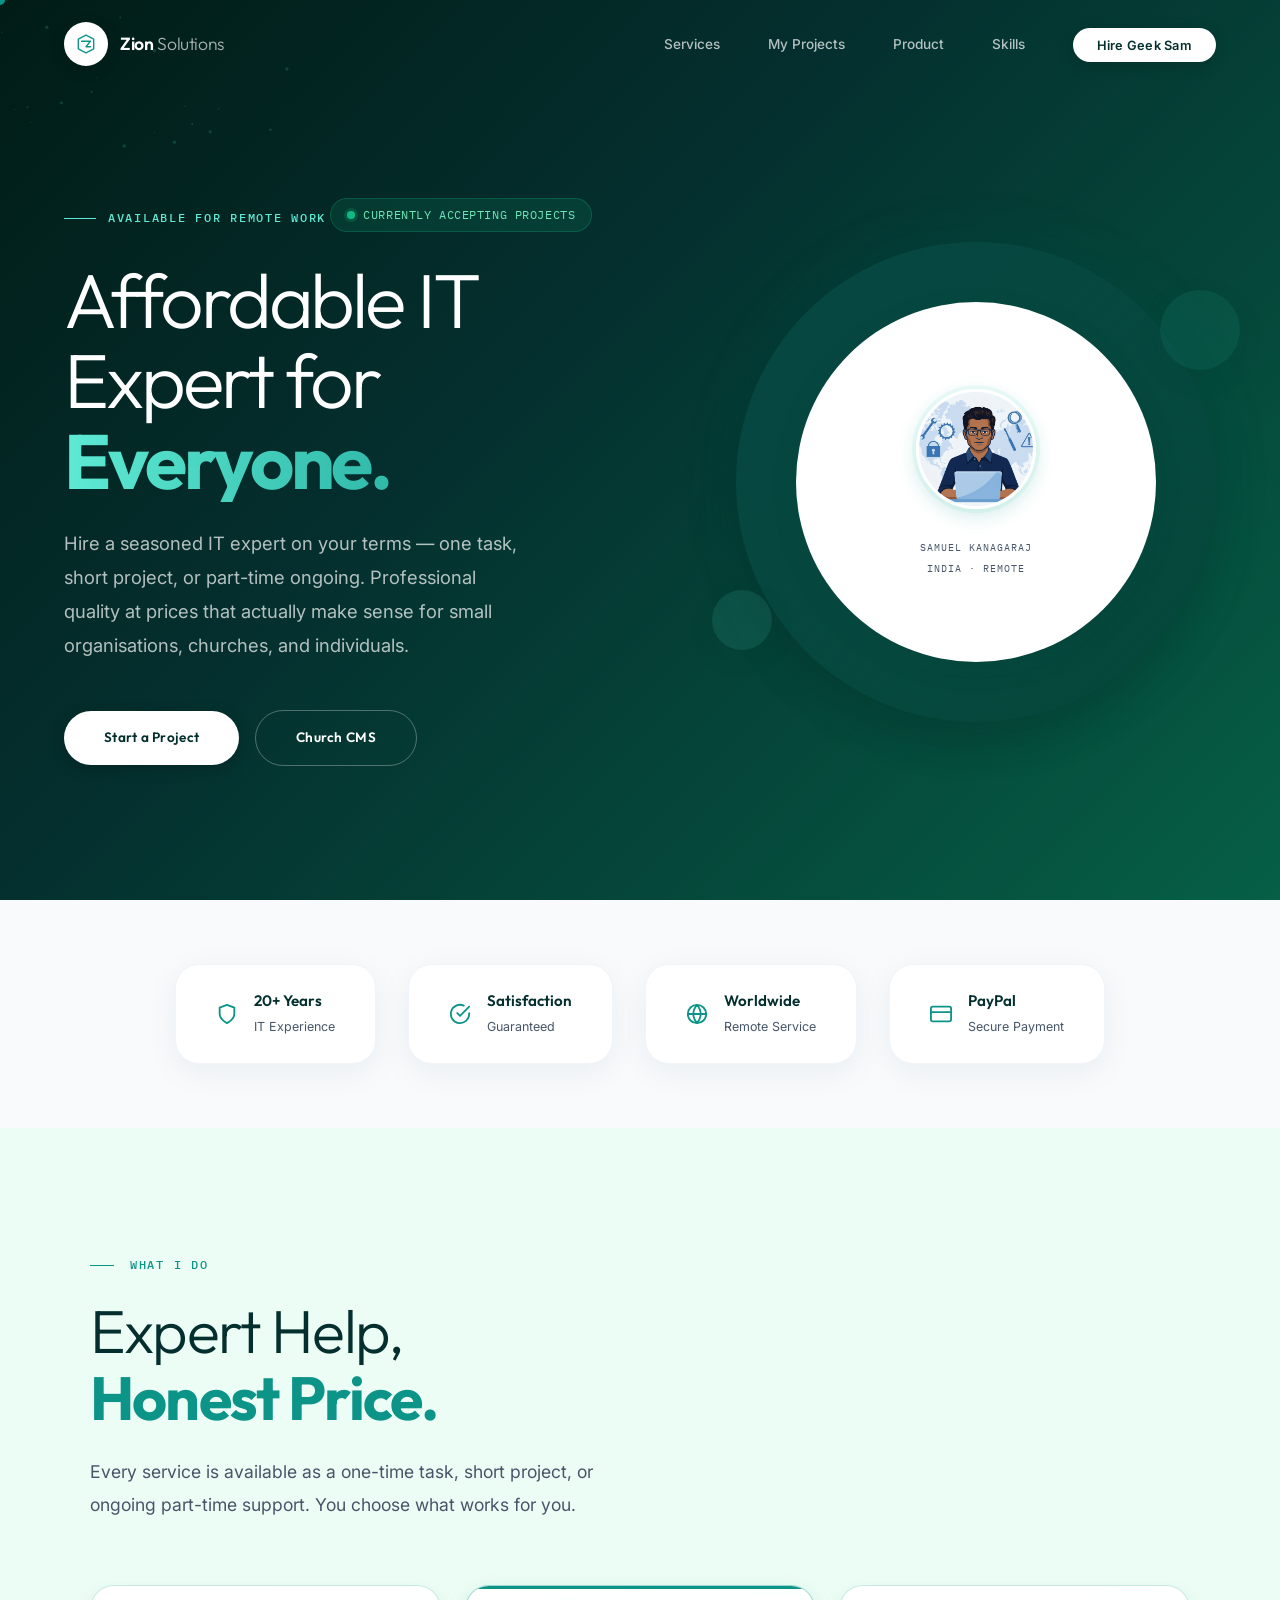
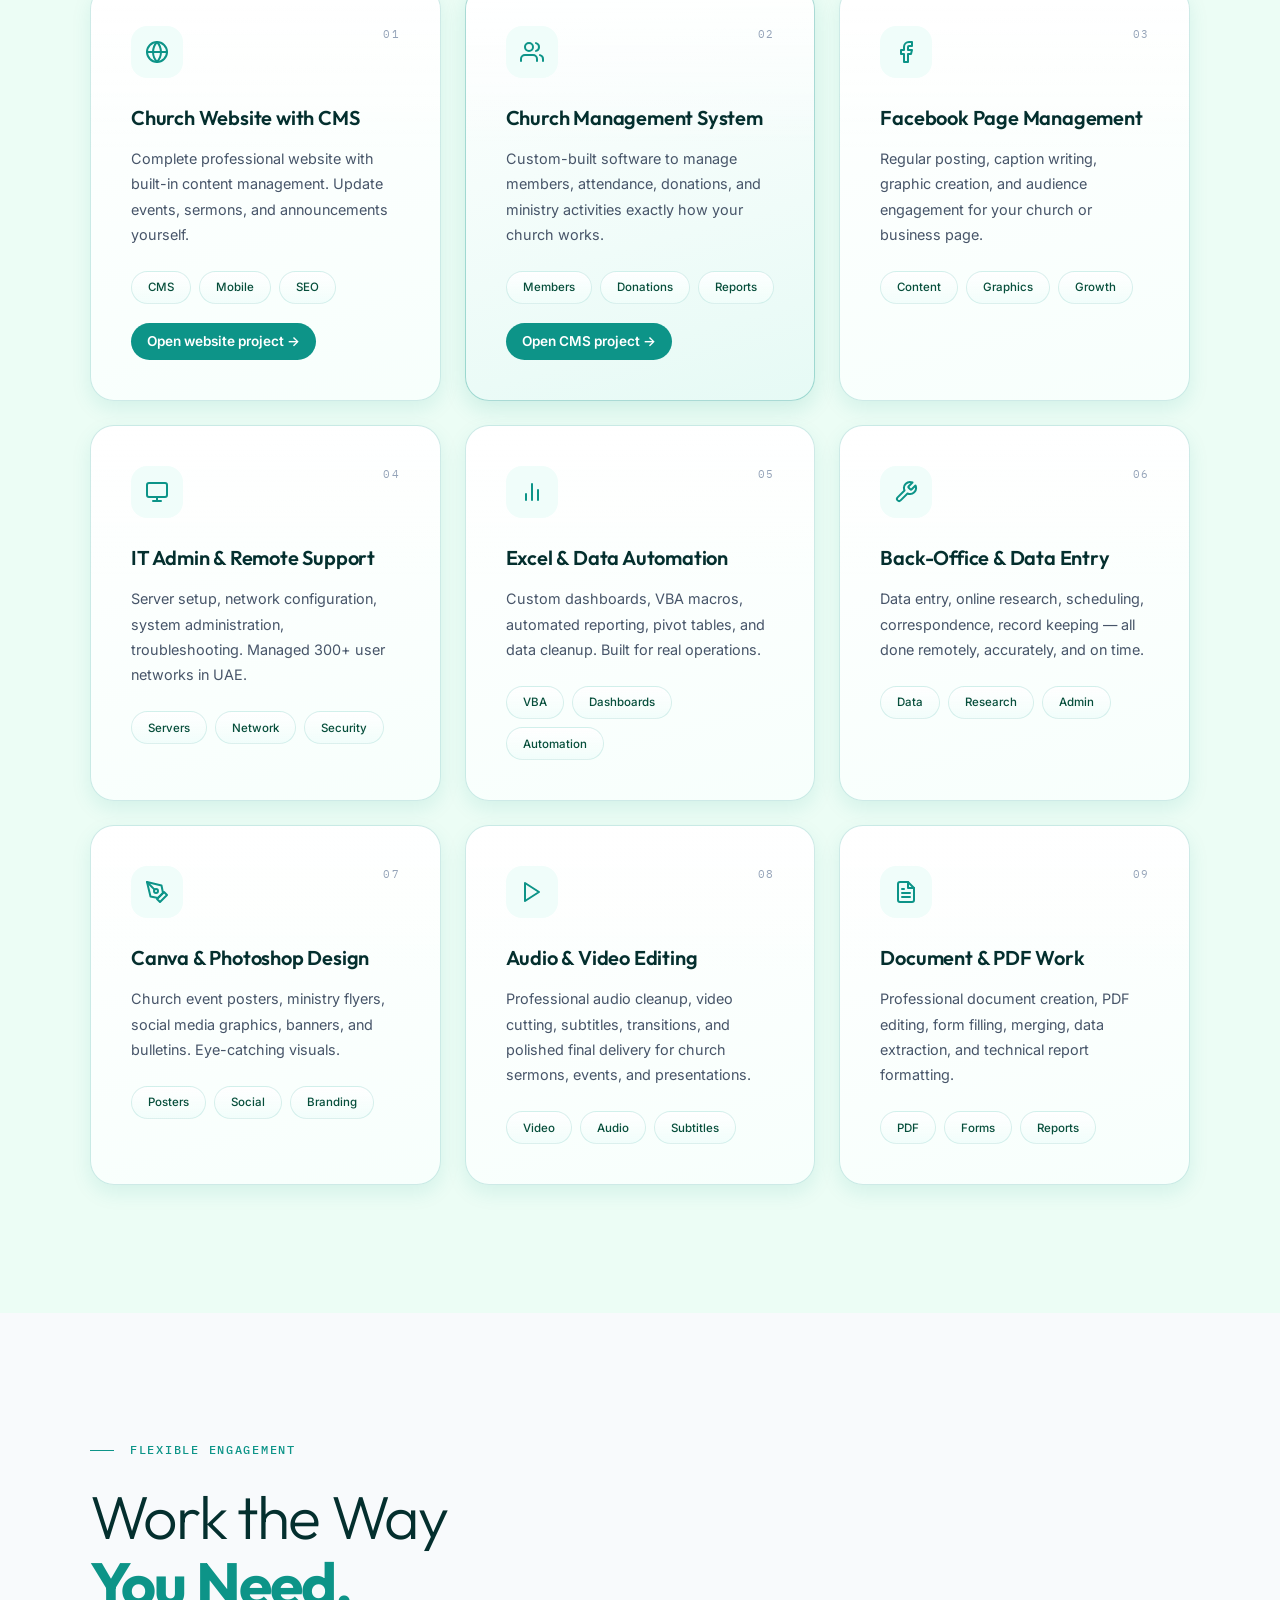
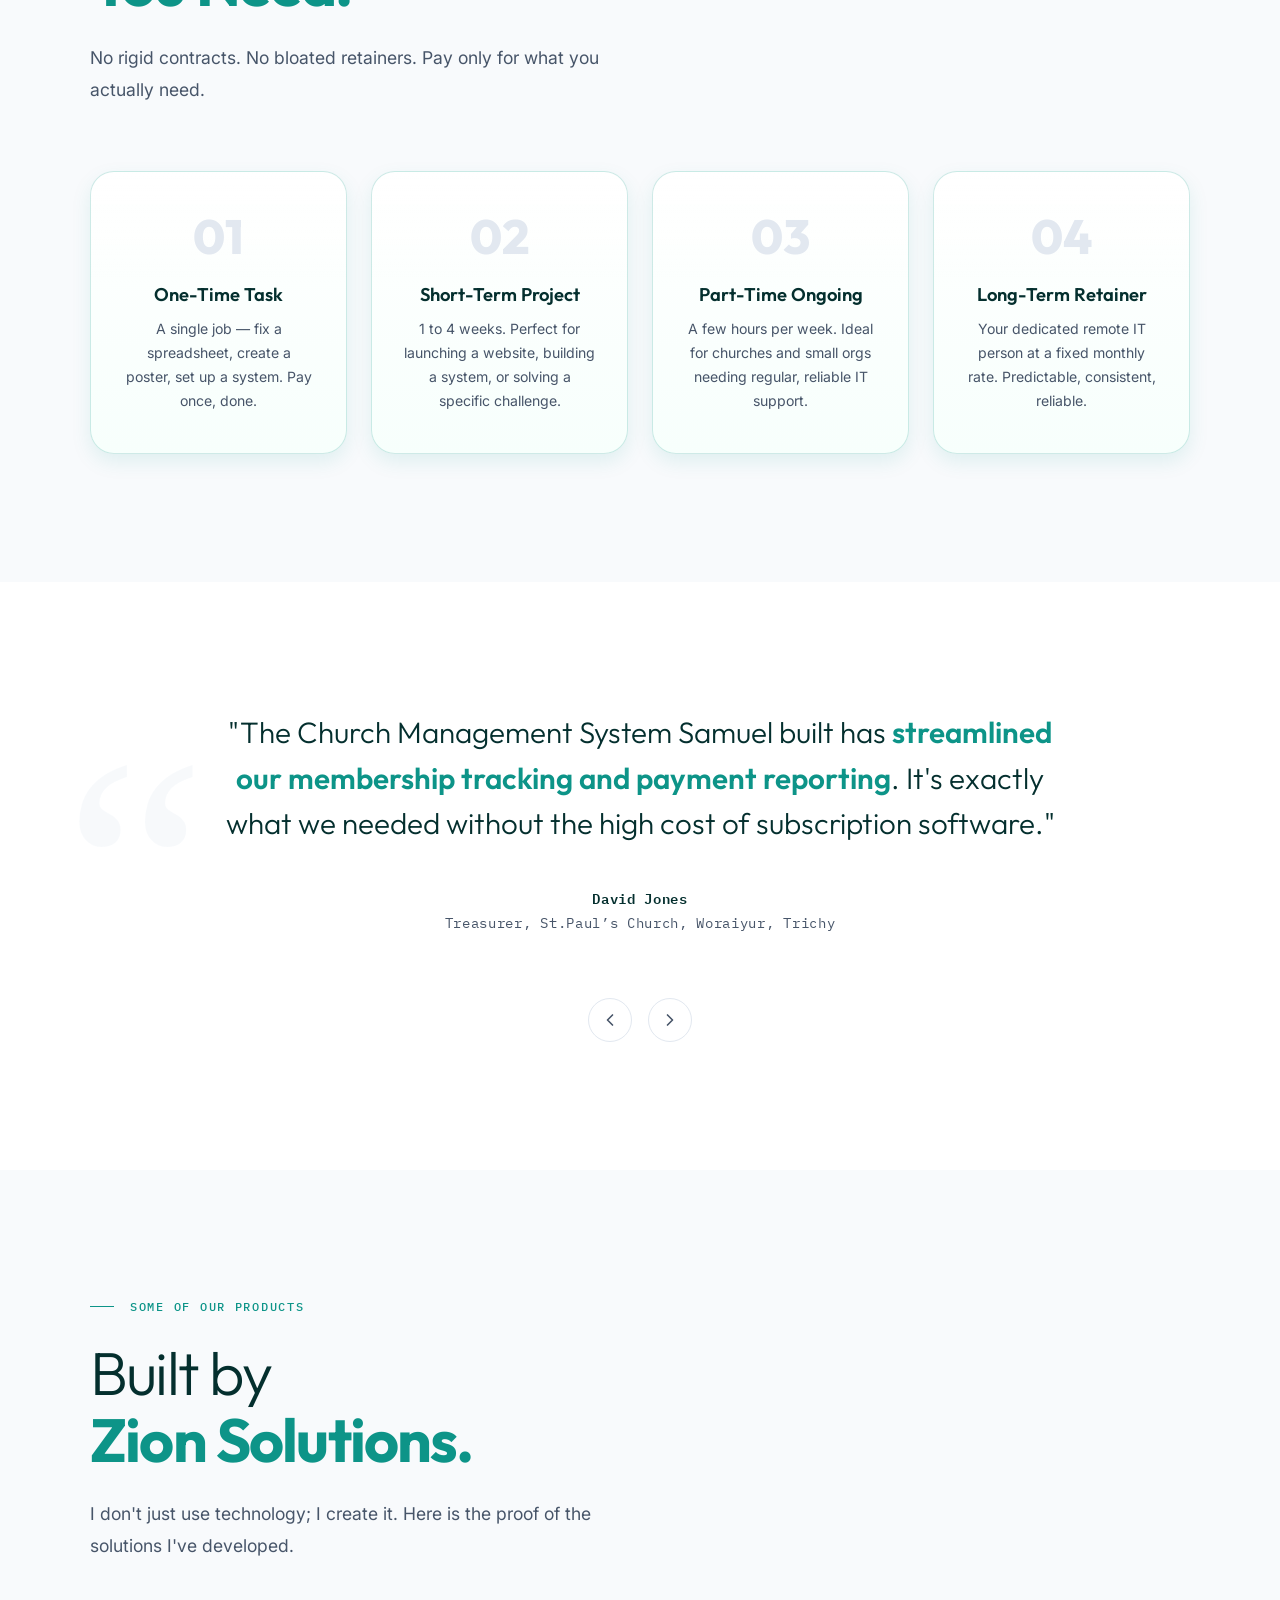
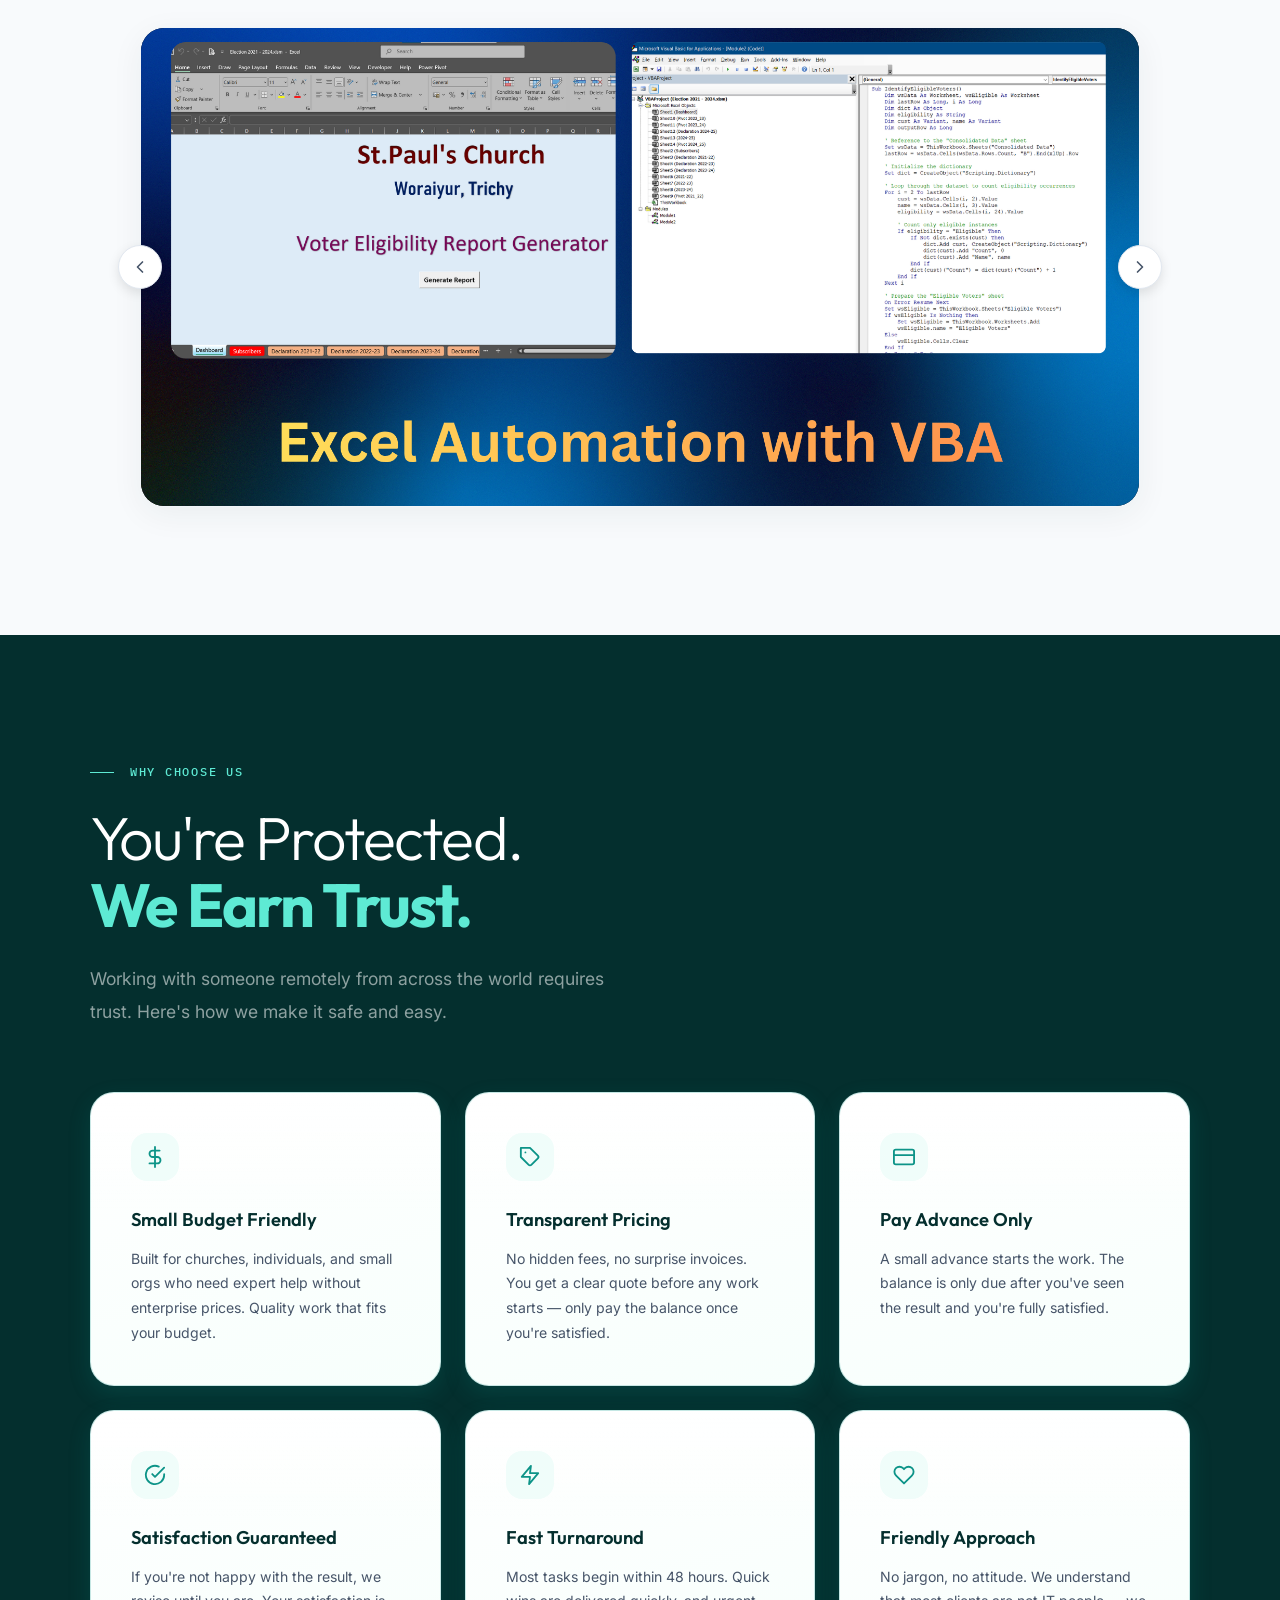
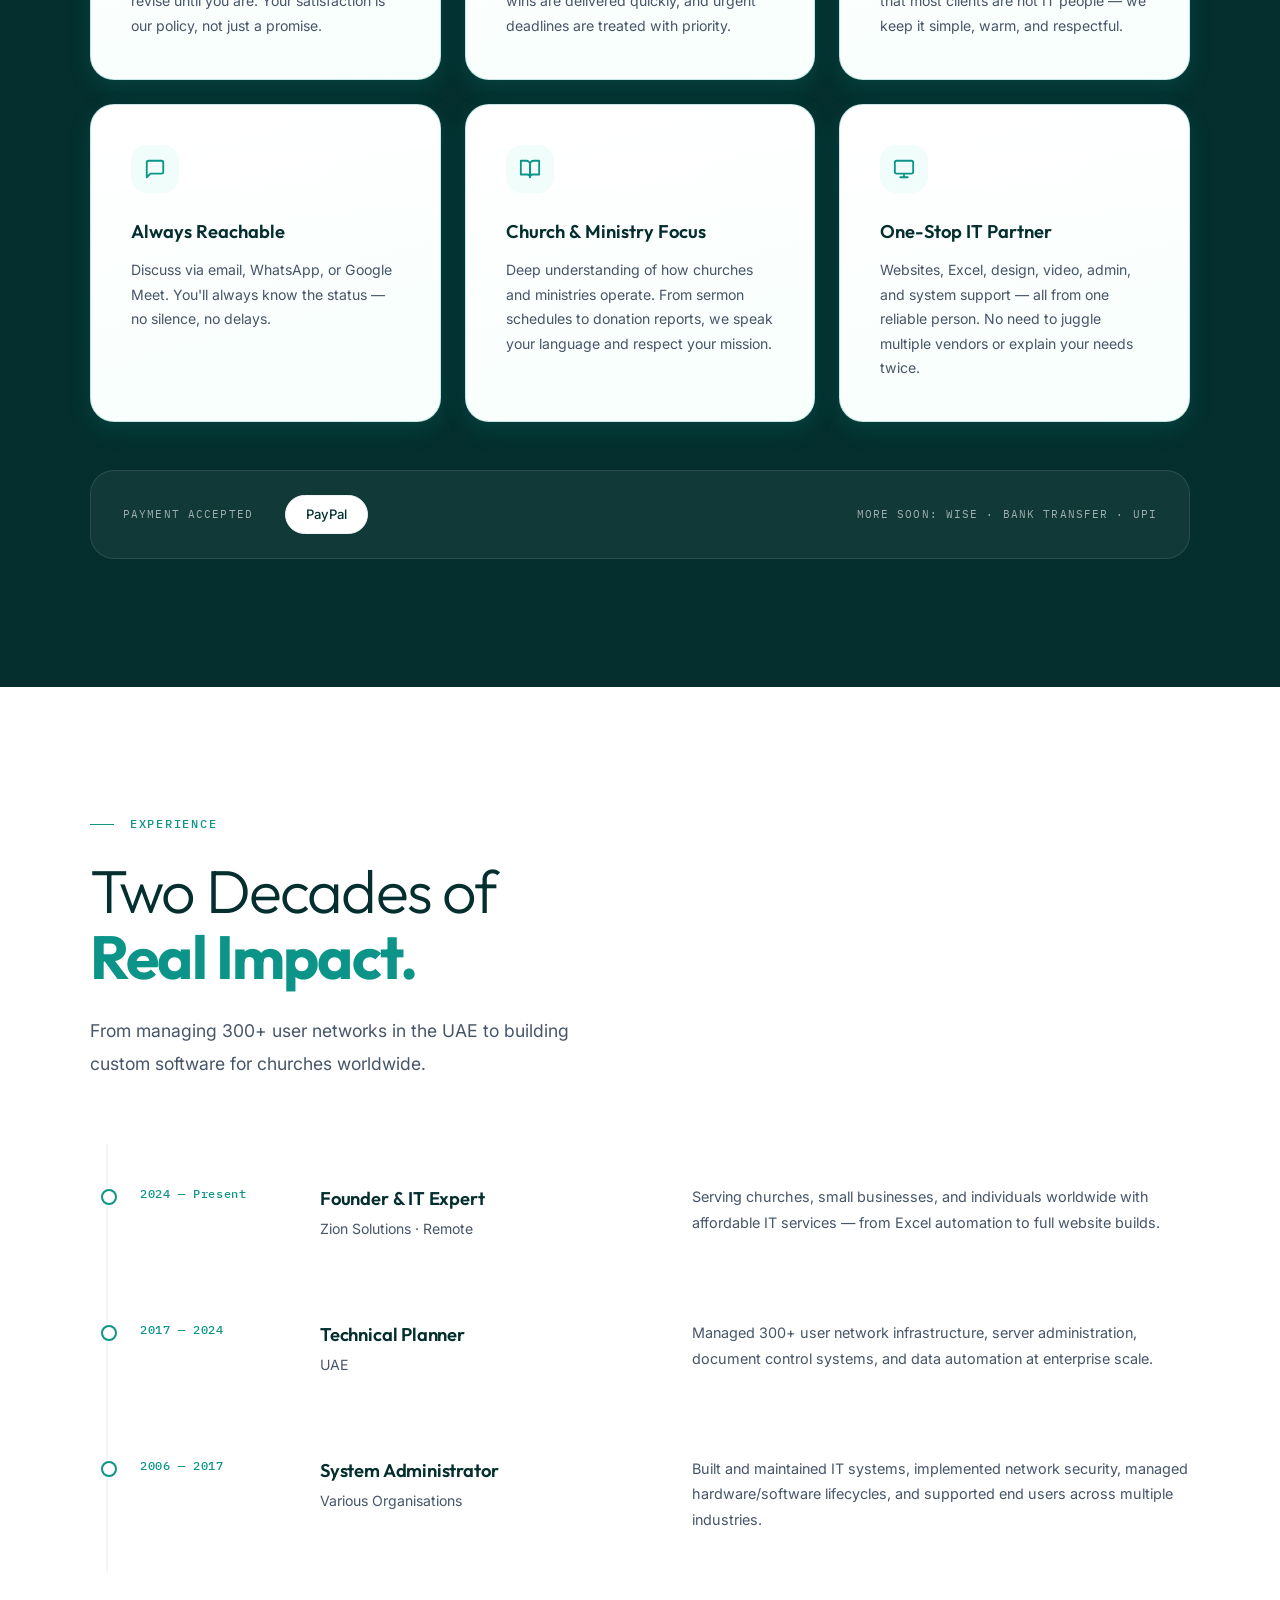
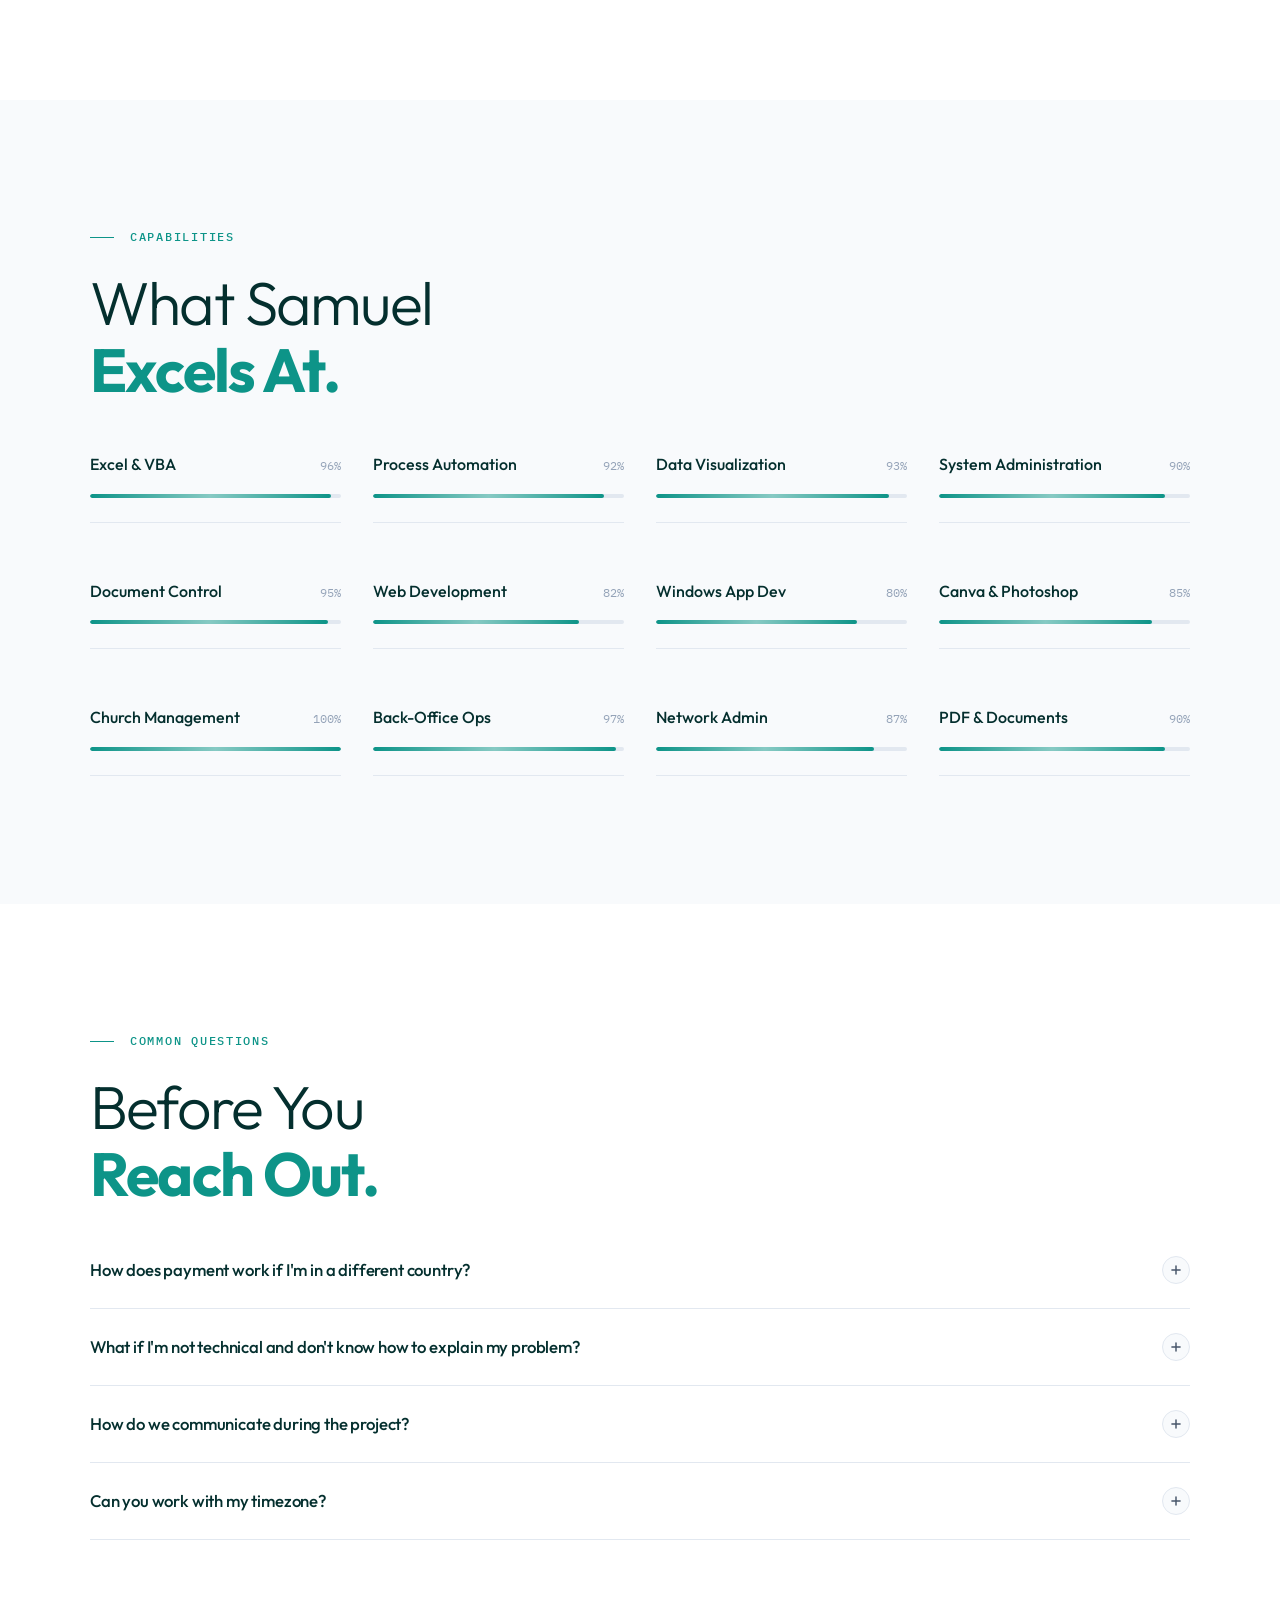
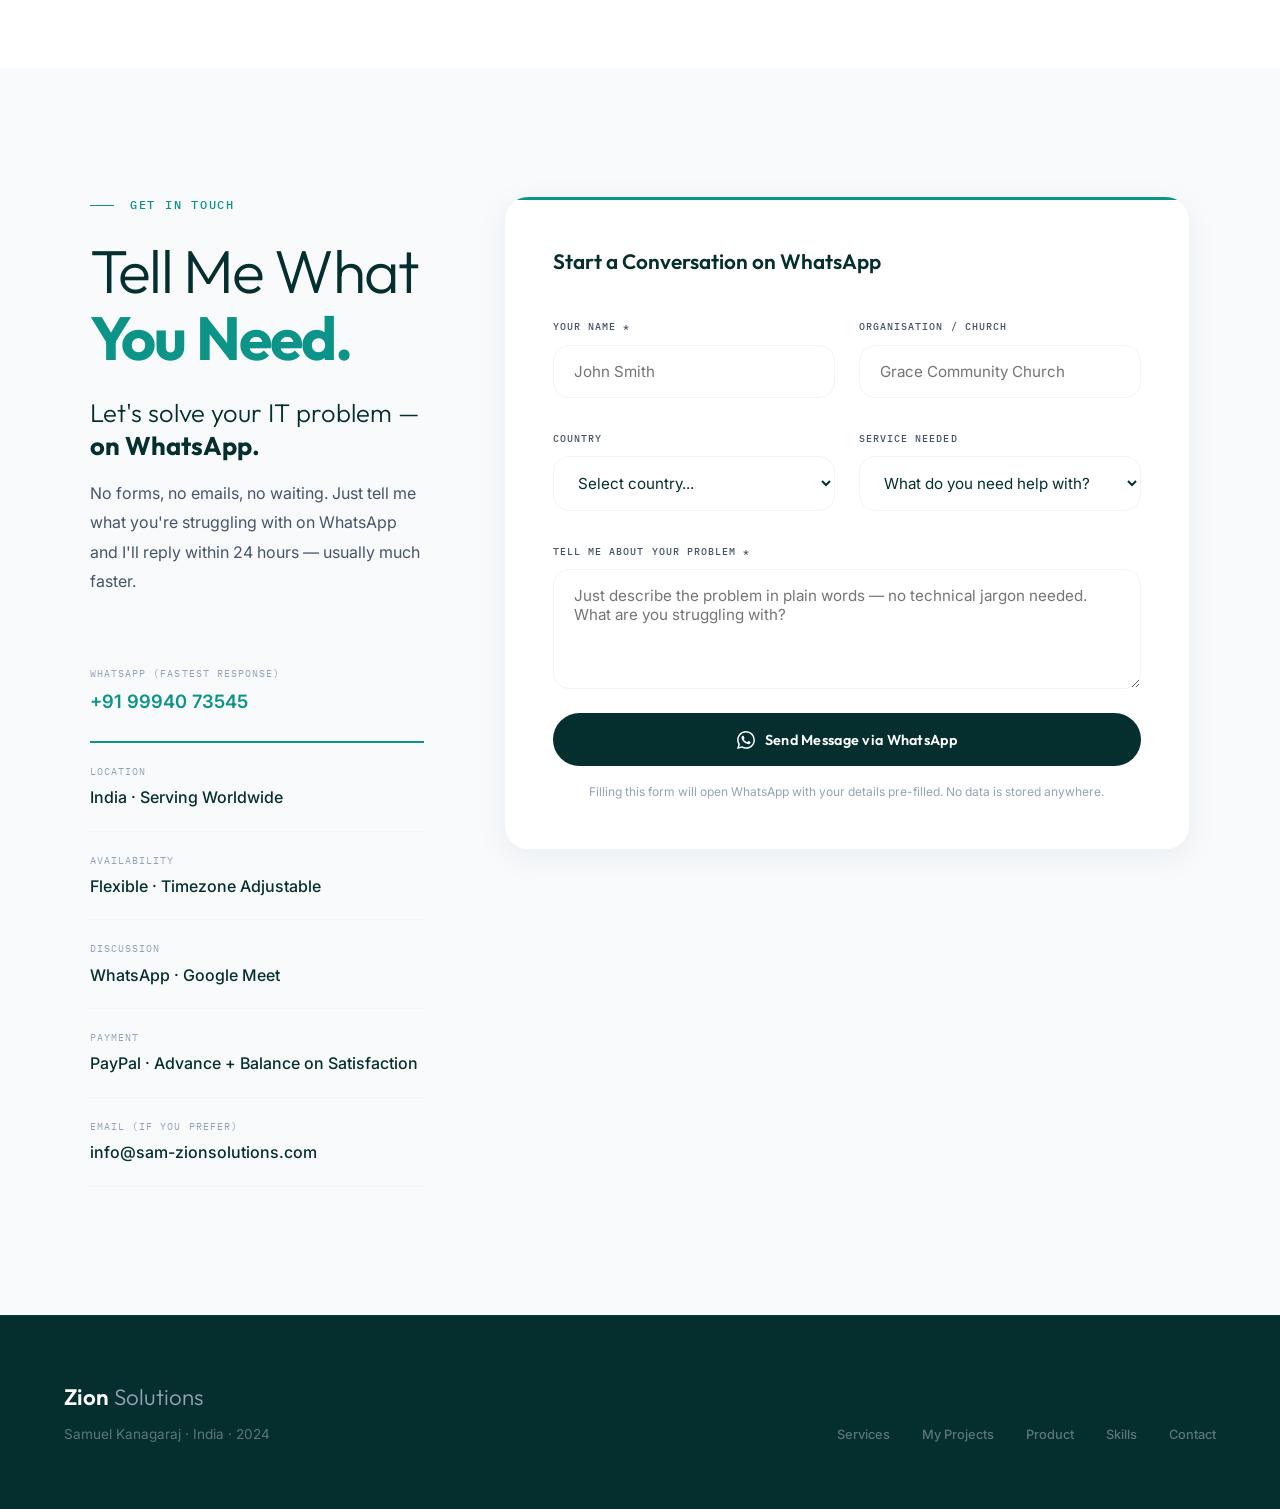
<file: index.html>
<!DOCTYPE html>
<html lang="en">
<head>
<!-- Google tag (gtag.js) -->
<script async src="https://www.googletagmanager.com/gtag/js?id=G-L01Q1EC8TN"></script>
<script>
  window.dataLayer = window.dataLayer || [];
  function gtag(){dataLayer.push(arguments);}
  gtag('js', new Date());

  gtag('config', 'G-L01Q1EC8TN');
</script>
<meta charset="UTF-8">
<meta name="viewport" content="width=device-width, initial-scale=1.0">
<title>Zion Solutions — Samuel Kanagaraj · IT Expert</title>
<meta name="description" content="Affordable remote IT expert for churches, small organizations & individuals. Websites, Excel automation, design, video editing, admin support. 20+ years experience. Based in India, serving worldwide. WhatsApp +91 99940 73545.">
<meta property="og:title" content="Zion Solutions — Affordable IT Expert for Churches & Small Orgs">
<meta property="og:description" content="Hire Samuel Kanagaraj for remote IT services. Church websites, Excel automation, design, video editing. 20+ years experience. Based in India, serving worldwide.">
<meta property="og:type" content="website">
<meta property="og:url" content="https://sam-zionsolutions.com/">
<meta property="og:image" content="https://sam-zionsolutions.com/uploads/logo-face.png">
<meta name="theme-color" content="#042f2e">
<meta name="twitter:card" content="summary_large_image">
<link rel="preconnect" href="https://fonts.googleapis.com">
<link rel="preconnect" href="https://fonts.gstatic.com" crossorigin>
<link href="https://fonts.googleapis.com/css2?family=Outfit:wght@300;400;500;600;700;800&family=Inter:wght@300;400;500;600&family=IBM+Plex+Mono:wght@400;500&display=swap" rel="stylesheet">
<script type="application/ld+json">
{
  "@context": "https://schema.org",
  "@type": "Person",
  "name": "Samuel Kanagaraj",
  "url": "https://sam-zionsolutions.com/",
  "image": "https://sam-zionsolutions.com/uploads/logo-face.png",
  "jobTitle": "IT Expert",
  "description": "Affordable remote IT expert for churches, small organizations & individuals.",
  "address": {
    "@type": "PostalAddress",
    "addressCountry": "India"
  },
  "sameAs": ["https://wa.me/919994073545"]
}
</script>
<style>
:root {
  --paper: #ffffff;
  --paper-deep: #f8fafc;
  --rice: #ffffff;
  --ink: #042f2e;
  --ink-soft: #064e3b;
  --stone: #475569;
  --stone-light: #94a3b8;
  --clay: #0d9488;
  --clay-soft: #f0fdfa;
  --sage: #0f766e;
  --sage-soft: #ecfdf5;
  --sand: #5eead4;
  --border: #e2e8f0;
  --border-light: #f1f5f9;
  --white: #ffffff;
  --shadow: 0 8px 32px rgba(4, 47, 46, 0.06);
  --shadow-hover: 0 16px 48px rgba(4, 47, 46, 0.1);
  --ease-out: cubic-bezier(0.25, 0.46, 0.45, 0.94);
  --ease-spring: cubic-bezier(0.34, 1.56, 0.64, 1);
  --radius: 24px;
  --radius-sm: 16px;
  --radius-pill: 999px;
}

* { margin: 0; padding: 0; box-sizing: border-box; }
html { scroll-behavior: auto; scroll-padding-top: 88px; }
body {
  font-family: 'Inter', sans-serif;
  color: var(--ink);
  background: var(--paper);
  overflow-x: hidden;
  -webkit-font-smoothing: antialiased;
  line-height: 1.6;
}

/* ── CUSTOM CURSOR ── */
.cursor {
  position: fixed; top: 0; left: 0; width: 10px; height: 10px;
  background: var(--clay); border-radius: 50%; pointer-events: none;
  z-index: 9999; transform: translate(-50%,-50%);
  transition: width 0.2s, height 0.2s, background 0.2s;
}
.cursor.hover { width: 36px; height: 36px; background: rgba(255,255,255,0.2); border: 1px solid rgba(255,255,255,0.5); }
@media (pointer: coarse) { .cursor { display: none; } }

::-webkit-scrollbar { width: 6px; }
::-webkit-scrollbar-track { background: var(--paper-deep); }
::-webkit-scrollbar-thumb { background: var(--clay); border-radius: 3px; }

/* ── SCROLL PROGRESS ── */
.scroll-progress { position: fixed; top: 0; left: 0; height: 3px; width: 100%; background: var(--clay); z-index: 1000; transform: scaleX(0); transform-origin: left; }

/* ── PATTERNED BACKGROUNDS ── */
.alt-paper, .product-section, #contact, .trust-pillars { background-image: radial-gradient(var(--border) 0.8px, transparent 0.8px); background-size: 32px 32px; }

/* ── NAVIGATION ── */
nav {
  position: fixed; top: 0; left: 0; right: 0; z-index: 100;
  padding: 0 5%; height: 88px;
  display: flex; align-items: center; justify-content: space-between;
  transition: background 0.28s ease, height 0.28s ease, box-shadow 0.28s ease, color 0.28s ease;
  color: var(--white);
}
nav.scrolled {
  background: #ffffff;
  height: 72px;
  box-shadow: 0 1px 0 var(--border-light);
  color: var(--ink);
}
.nav-logo {
  display: flex; align-items: center; gap: 12px; text-decoration: none;
}
.nav-logo-mark {
  width: 44px; height: 44px; border-radius: 50%;
  background: var(--white); display: flex; align-items: center; justify-content: center;
  transition: transform 0.4s var(--ease-spring);
  color: var(--clay);
  box-shadow: 0 4px 16px rgba(0,0,0,0.15);
}
nav.scrolled .nav-logo-mark {
  background: var(--clay); color: var(--paper); box-shadow: none;
}
.nav-logo:hover .nav-logo-mark { transform: scale(1.1) rotate(-8deg); }
.nav-logo-mark svg { width: 22px; height: 22px; }
.nav-logo-text {
  font-family: 'Outfit', sans-serif; font-weight: 600; font-size: 1.1rem;
  letter-spacing: -0.02em; color: var(--white);
  transition: color 0.3s;
}
nav.scrolled .nav-logo-text { color: var(--ink); }
.nav-logo-text span { font-weight: 300; color: rgba(255,255,255,0.65); transition: color 0.3s; }
nav.scrolled .nav-logo-text span { color: var(--stone); }
.nav-links { display: flex; align-items: center; gap: 3rem; list-style: none; }
.nav-links a {
  font-family: 'Inter', sans-serif; font-size: 0.85rem; font-weight: 500;
  color: rgba(255,255,255,0.7); text-decoration: none;
  transition: color 0.3s; position: relative;
}
nav.scrolled .nav-links a { color: var(--stone); }
.nav-links a:hover { color: var(--white); }
nav.scrolled .nav-links a:hover { color: var(--clay); }
.nav-cta {
  background: var(--white); color: var(--ink) !important;
  padding: 0.6rem 1.5rem; border-radius: var(--radius-pill);
  font-weight: 600 !important; font-size: 0.8rem !important;
  letter-spacing: 0.02em;
  transition: all 0.3s var(--ease-out) !important;
  box-shadow: 0 4px 16px rgba(0,0,0,0.15);
}
.nav-cta:hover {
  background: var(--clay); color: var(--white) !important;
  transform: translateY(-2px);
  box-shadow: 0 6px 20px rgba(13, 148, 136, 0.25);
}
nav.scrolled .nav-cta {
  background: var(--ink); color: var(--paper) !important;
  box-shadow: none;
}
nav.scrolled .nav-cta:hover {
  background: var(--clay); color: var(--white) !important;
}

/* ── HERO ── */
.hero {
  min-height: 100vh; padding: 10rem 5% 6rem;
  display: flex; align-items: center; position: relative; overflow: hidden;
  background: linear-gradient(135deg, #011c16 0%, #042f2e 40%, #065f46 100%);
}
#heroCanvas {
  position: absolute; inset: 0; z-index: 0; pointer-events: none; opacity: 0.6;
}
.hero-inner {
  max-width: 1200px; margin: 0 auto; width: 100%;
  display: grid; grid-template-columns: 1.3fr 1fr;
  gap: 6rem; align-items: center; position: relative; z-index: 1;
}
.hero-eyebrow {
  display: inline-flex; align-items: center; gap: 0.75rem;
  font-family: 'IBM Plex Mono', monospace; font-size: 0.72rem;
  font-weight: 500; color: var(--sand); letter-spacing: 0.15em; text-transform: uppercase;
  margin-bottom: 2rem;
}
.hero-eyebrow::before {
  content: ''; width: 32px; height: 1px; background: var(--sand);
}
.live-badge {
  display: inline-flex; align-items: center; gap: 0.5rem;
  background: rgba(16, 185, 129, 0.12); border: 1px solid rgba(16, 185, 129, 0.25);
  padding: 0.4rem 1rem; border-radius: var(--radius-pill); margin-bottom: 1.5rem;
  font-family: 'IBM Plex Mono', monospace; font-size: 0.72rem; color: #6ee7b7;
  letter-spacing: 0.05em; text-transform: uppercase;
}
.live-dot {
  width: 8px; height: 8px; border-radius: 50%; background: #10b981;
  box-shadow: 0 0 0 3px rgba(16, 185, 129, 0.2);
  animation: livePulse 2s infinite;
}
@keyframes livePulse {
  0%, 100% { transform: scale(1); opacity: 1; }
  50% { transform: scale(1.3); opacity: 0.7; }
}
.hero h1 {
  font-family: 'Outfit', sans-serif; font-size: clamp(3rem, 6vw, 5.5rem);
  font-weight: 300; line-height: 1.05; letter-spacing: -0.04em;
  color: var(--white); margin-bottom: 1.5rem;
  will-change: auto;
}
.hero h1 strong {
  font-weight: 700; color: var(--sand); background: linear-gradient(to right, #5eead4, #0d9488); -webkit-background-clip: text; -webkit-text-fill-color: transparent;
  display: block;
}
.hero-desc {
  font-size: 1.15rem; font-weight: 400; color: rgba(255,255,255,0.7);
  line-height: 1.85; max-width: 460px; margin-bottom: 3rem;
}
.hero-actions { display: flex; gap: 1rem; align-items: center; flex-wrap: wrap; }
.btn-pill {
  padding: 1rem 2.5rem; border-radius: var(--radius-pill);
  font-family: 'Outfit', sans-serif; font-size: 0.85rem; font-weight: 600;
  letter-spacing: 0.02em; text-decoration: none; border: none; cursor: pointer;
  transition: all 0.3s var(--ease-out); display: inline-flex; align-items: center; gap: 0.5rem;
  position: relative; overflow: hidden;
}
.btn-pill-clay {
  background: var(--white); color: var(--ink);
  box-shadow: 0 4px 16px rgba(0, 0, 0, 0.2);
}
.btn-pill-clay:hover { background: var(--clay); color: var(--white); transform: translateY(-2px); box-shadow: var(--shadow-hover); }
.btn-pill-outline {
  background: transparent; color: var(--white); border: 1.5px solid rgba(255,255,255,0.3);
}
.btn-pill-outline:hover { border-color: var(--white); color: var(--white); background: rgba(255,255,255,0.08); transform: translateY(-2px); }

.hero-right { position: relative; }
.hero-circle {
  width: 480px; height: 480px; border-radius: 50%;
  background: linear-gradient(135deg, rgba(13, 148, 136, 0.2), rgba(4, 47, 46, 0.4));
  position: relative; display: flex; align-items: center; justify-content: center;
  margin: 0 auto; animation: gentleFloat 8s ease-in-out infinite;
  box-shadow: 0 0 60px rgba(13, 148, 136, 0.1), 0 20px 40px rgba(0,0,0,0.2);
  will-change: auto;
}
@keyframes gentleFloat {
  0%, 100% { transform: translateY(0); }
  50% { transform: translateY(-16px); }
}
.hero-circle-inner {
  width: 360px; height: 360px; border-radius: 50%; background: var(--paper);
  display: flex; flex-direction: column; align-items: center; justify-content: center;
  gap: 1.5rem; box-shadow: var(--shadow);
}
.circle-icon {
  width: 128px; height: 128px; border-radius: 50%; background: var(--clay-soft);
  display: flex; align-items: center; justify-content: center;
  color: var(--clay);
  transition: transform 0.4s var(--ease-spring), box-shadow 0.4s;
}
.profile-img {
  width: 120px;
  height: 120px;
  border-radius: 50%;
  object-fit: cover;
  transition: transform 0.4s var(--ease-spring), box-shadow 0.4s;
  image-rendering: -webkit-optimize-contrast;
  -webkit-backface-visibility: hidden;
  backface-visibility: hidden;
  box-shadow: 0 6px 20px rgba(13, 148, 136, 0.2);
  border: 3px solid var(--paper);
  transform: translateZ(0);
}
.hero-circle-inner:hover .profile-img {
  transform: scale(1.08) translateZ(0);
  box-shadow: 0 10px 30px rgba(13, 148, 136, 0.3);
}
.circle-icon svg { width: 40px; height: 40px; }
.circle-text {
  text-align: center; font-family: 'IBM Plex Mono', monospace; font-size: 0.65rem;
  color: var(--stone); text-transform: uppercase; letter-spacing: 0.1em; line-height: 2;
}
.circle-orb {
  position: absolute; width: 80px; height: 80px; border-radius: 50%; background: rgba(45, 212, 191, 0.08);
  top: 10%; right: -5%; animation: gentleFloat 6s ease-in-out infinite reverse;
  box-shadow: var(--shadow);
}
.circle-orb:nth-child(2) {
  width: 60px; height: 60px; background: rgba(94, 234, 212, 0.1); bottom: 15%; left: -5%; top: auto; right: auto;
  animation-duration: 7s; animation-delay: -2s;
}

/* ── FLOATING CTA ── */
.float-cta {
  position: fixed; bottom: 2rem; right: 2rem; z-index: 200;
  background: var(--clay); color: var(--white);
  padding: 1rem 2.25rem; border-radius: var(--radius-pill);
  font-family: 'Outfit', sans-serif; font-size: 0.9rem; font-weight: 600;
  letter-spacing: 0.02em; text-decoration: none;
  box-shadow: 0 8px 32px rgba(13, 148, 136, 0.3);
  transition: all 0.3s var(--ease-out);
  opacity: 0; transform: translateY(20px) scale(0.5); /* Start smaller and lower */
  pointer-events: none;
  display: inline-flex; align-items: center; gap: 0.5rem;
  transform-origin: bottom right; /* Scale from bottom right */
}
.float-cta.visible {
  opacity: 1; transform: translateY(0) scale(0.7);
  pointer-events: auto;
}
.float-cta:hover {
  background: var(--sage); transform: translateY(-4px) scale(1.05);
  box-shadow: 0 12px 40px rgba(13, 148, 136, 0.4);
}
.float-cta svg { width: 18px; height: 18px; }

/* ── WHATSAPP FLOAT BUTTON ── */
.whatsapp-float {
  position: fixed; bottom: 5.5rem; right: 2rem; z-index: 201;
  background: #25D366; color: #fff;
  padding: 0.85rem 1.75rem; border-radius: var(--radius-pill);
  font-family: 'Outfit', sans-serif; font-size: 0.85rem; font-weight: 600;
  letter-spacing: 0.02em; text-decoration: none;
  box-shadow: 0 6px 24px rgba(37, 211, 102, 0.35); /* Existing shadow */
  transition: all 0.3s var(--ease-out);
  opacity: 0; transform: translateY(20px) scale(0.5); /* Start smaller and lower */
  pointer-events: none;
  display: inline-flex; align-items: center; gap: 0.5rem;
  transform-origin: bottom right; /* Scale from bottom right */
}
.whatsapp-float.visible {
  opacity: 1; transform: translateY(0) scale(0.7);
  pointer-events: auto;
}
.whatsapp-float:hover {
  background: #128C7E; transform: translateY(-4px) scale(1.05);
  box-shadow: 0 10px 32px rgba(37, 211, 102, 0.45);
}
.whatsapp-float svg { width: 20px; height: 20px; }

/* ── BACK TO TOP ── */
.back-top {
  position: fixed; bottom: 2rem; left: 2rem; z-index: 200;
  width: 48px; height: 48px; border-radius: 50%;
  background: var(--white); border: 1px solid var(--border-light);
  display: flex; align-items: center; justify-content: center;
  box-shadow: var(--shadow); cursor: pointer; text-decoration: none;
  transition: all 0.3s var(--ease-out);
  opacity: 0; transform: translateY(20px) scale(0.9);
  pointer-events: none;
}
.back-top.visible { opacity: 1; transform: translateY(0) scale(1); pointer-events: auto; }
.back-top:hover { background: var(--clay); border-color: var(--clay); transform: translateY(-4px); box-shadow: var(--shadow-hover); }
.back-top:hover svg { color: var(--white); }
.back-top svg { width: 20px; height: 20px; color: var(--stone); transition: color 0.2s; }

/* ── TRUST PILLARS ── */
.trust-pillars {
  padding: 4rem 5%; display: flex; justify-content: center; gap: 2rem; flex-wrap: wrap;
  background: var(--paper-deep);
}
.trust-pillar {
  background: var(--white); border: 1px solid var(--border-light); border-radius: var(--radius);
  padding: 1.5rem 2.5rem; display: flex; align-items: center; gap: 1rem;
  box-shadow: var(--shadow); transition: all 0.3s var(--ease-out);
}
.trust-pillar:hover { transform: translateY(-4px); box-shadow: var(--shadow-hover); border-color: var(--sand); }
.trust-pillar svg { width: 22px; height: 22px; color: var(--clay); flex-shrink: 0; }
.trust-pillar-text strong {
  font-family: 'Outfit', sans-serif; font-size: 0.95rem; font-weight: 600; color: var(--ink); display: block;
}
.trust-pillar-text span {
  font-size: 0.78rem; color: var(--stone);
}

/* ── TESTIMONIALS ── */
.testimonial-section { padding: 8rem 5%; background: var(--white); position: relative; overflow: hidden; }
.testimonial-section::before { content: '“'; position: absolute; top: 2rem; left: 5%; font-family: Georgia, serif; font-size: 20rem; color: var(--border-light); opacity: 0.5; }
.testimonial-container { max-width: 850px; margin: 0 auto; position: relative; z-index: 1; }
.testimonial-slider { position: relative; min-height: 240px; }
.testimonial-slide { position: absolute; top: 0; left: 0; width: 100%; opacity: 0; visibility: hidden; transition: all 0.6s var(--ease-out); text-align: center; }
.testimonial-slide.active { opacity: 1; visibility: visible; position: relative; }
.testimonial-quote { font-family: 'Outfit', sans-serif; font-size: clamp(1.4rem, 3vw, 1.85rem); font-weight: 300; line-height: 1.55; color: var(--ink); margin-bottom: 2.5rem; }
.testimonial-quote strong { font-weight: 600; color: var(--clay); }
.testimonial-author { font-family: 'IBM Plex Mono', monospace; font-size: 0.85rem; color: var(--stone); letter-spacing: 0.05em; }
.testimonial-author strong { color: var(--ink); font-weight: 600; display: block; margin-bottom: 0.25rem; }
.testimonial-nav { display: flex; justify-content: center; gap: 1rem; margin-top: 3rem; }
.test-nav-btn { width: 44px; height: 44px; border-radius: 50%; border: 1px solid var(--border); background: var(--white); cursor: pointer; display: flex; align-items: center; justify-content: center; transition: all 0.3s; color: var(--stone); outline: none; }
.test-nav-btn:hover { background: var(--clay); color: var(--white); border-color: var(--clay); transform: translateY(-2px); }

/* ── PRODUCT SHOWCASE ── */
.product-grid { display: grid; grid-template-columns: repeat(auto-fit, minmax(320px, 1fr)); gap: 2rem; margin-top: 4rem; }
.product-card { background: var(--white); border-radius: var(--radius); border: 1px solid var(--border-light); overflow: hidden; box-shadow: var(--shadow); transition: all 0.4s var(--ease-out); }
.product-card:hover { transform: translateY(-8px); box-shadow: var(--shadow-hover); border-color: var(--clay); }
.product-img { width: 100%; height: 200px; background: var(--ink); overflow: hidden; position: relative; border-bottom: 1px solid var(--border-light); }
.product-img img { width: 100%; height: 100%; object-fit: cover; transition: transform 0.6s; opacity: 0.85; }
.product-card:hover .product-img img { transform: scale(1.05); opacity: 1; }
.product-content { padding: 2rem; }
.product-tag { display: inline-block; font-family: 'IBM Plex Mono', monospace; font-size: 0.65rem; font-weight: 600; text-transform: uppercase; color: var(--clay); background: var(--clay-soft); padding: 0.3rem 0.8rem; border-radius: var(--radius-pill); margin-bottom: 1rem; }
.product-card h3 { font-family: 'Outfit', sans-serif; font-size: 1.2rem; font-weight: 600; color: var(--ink); margin-bottom: 0.75rem; }
.product-card p { font-size: 0.88rem; color: var(--stone); line-height: 1.7; margin-bottom: 0; }
/* ── PRODUCT SLIDER ── */
.product-slider-container { max-width: 1000px; margin: 4rem auto 0; position: relative; }
.product-slider { position: relative; min-height: 480px; background: var(--white); border-radius: var(--radius); border: 1px solid var(--border-light); box-shadow: var(--shadow); overflow: hidden; }
.product-slide { position: absolute; inset: 0; opacity: 0; visibility: hidden; transition: all 0.6s ease; display: flex; align-items: center; }
.product-slide.active { opacity: 1; visibility: visible; }
.product-slide-inner { display: grid; grid-template-columns: 1.2fr 1fr; width: 100%; height: 100%; }
.product-slide-img { background: #000; overflow: hidden; display: flex; align-items: center; justify-content: center; }
.product-slide-img img { width: 100%; height: 100%; object-fit: contain; }
.product-slide-content { padding: 4rem; display: flex; flex-direction: column; justify-content: center; }
.product-slide-tag { font-family: 'IBM Plex Mono', monospace; font-size: 0.7rem; color: var(--clay); text-transform: uppercase; letter-spacing: 0.1em; margin-bottom: 1rem; display: block; }
.product-slide h3 { font-family: 'Outfit', sans-serif; font-size: 2rem; font-weight: 700; color: var(--ink); margin-bottom: 1.5rem; line-height: 1.2; }
.product-slide p { font-size: 1rem; color: var(--stone); line-height: 1.8; margin-bottom: 2rem; }
.product-slider-nav {
  position: absolute; top: 50%; left: -22px; right: -22px;
  transform: translateY(-50%);
  display: flex; justify-content: space-between;
  z-index: 10; pointer-events: none;
}
.product-slider-nav .test-nav-btn {
  pointer-events: auto;
  background: var(--white);
  box-shadow: 0 4px 12px rgba(0,0,0,0.1);
}
@media (max-width: 850px) {
  .product-slide-inner { grid-template-columns: 1fr; }
  .product-slide-img { height: 250px; }
  .product-slide-content { padding: 2.5rem; }
  .product-slider { min-height: 600px; }
  .product-slider-nav { left: 0.5rem; right: 0.5rem; bottom: auto; transform: translateY(-50%); }
}

/* ── SECTIONS ── */
section { padding: 8rem 5%; position: relative; }
section .inner { max-width: 1100px; margin: 0 auto; position: relative; z-index: 1; }
.alt-paper { background: var(--paper-deep); }

.section-eyebrow {
  font-family: 'IBM Plex Mono', monospace; font-size: 0.72rem; font-weight: 500;
  color: var(--clay); letter-spacing: 0.15em; text-transform: uppercase;
  margin-bottom: 1.5rem; display: flex; align-items: center; gap: 1rem;
}
.section-eyebrow::before { content: ''; width: 24px; height: 1px; background: var(--clay); }
.section-heading {
  font-family: 'Outfit', sans-serif; font-size: clamp(2.5rem, 5vw, 3.8rem);
  font-weight: 300; line-height: 1.1; letter-spacing: -0.03em; color: var(--ink); margin-bottom: 1.5rem;
}
.section-heading strong { font-weight: 700; color: var(--clay); }
.section-body {
  font-size: 1.1rem; color: var(--stone); line-height: 1.85; max-width: 520px; margin-bottom: 4rem; font-weight: 400;
}

/* Specific section backgrounds for better visual flow */
#services { background: var(--sage-soft); }
.product-section { background: var(--paper-deep); }
.faq-section { background: var(--sage-soft); }
#contact { background: var(--paper-deep); }

/* ── SERVICES ── */
.services-grid {
  display: grid; grid-template-columns: repeat(auto-fit, minmax(300px, 1fr));
  gap: 1.5rem;
}
.service-card {
  background:
    linear-gradient(180deg, rgba(255,255,255,0.7) 0%, rgba(255,255,255,0) 40%),
    linear-gradient(165deg, #ffffff 0%, #f7fffc 100%);
  border-radius: var(--radius); padding: 2.5rem;
  border: 1px solid rgba(13, 148, 136, 0.2);
  box-shadow: inset 0 1px 0 #fff, 0 8px 20px rgba(13, 148, 136, 0.1);
  transition: transform 0.5s var(--ease-out), box-shadow 0.5s var(--ease-out), border-color 0.5s var(--ease-out);
  position: relative; overflow: hidden;
}
.service-card::before {
  content: ''; position: absolute; top: 0; left: 0; right: 0; height: 3px; background: var(--clay);
  transform: scaleX(0); transform-origin: left; transition: transform 0.5s var(--ease-out);
}
.service-card:hover::before { transform: scaleX(1); }
.service-card:hover {
  transform: translateY(-8px);
  border-color: var(--clay);
  box-shadow: inset 0 1px 0 #fff, 0 16px 32px rgba(13, 148, 136, 0.16);
  background:
    linear-gradient(180deg, rgba(255,255,255,0.85) 0%, rgba(255,255,255,0) 42%),
    linear-gradient(165deg, #ffffff 0%, #ecfdf5 100%);
}
.service-card-top {
  display: flex; justify-content: space-between; align-items: flex-start; margin-bottom: 1.5rem;
}
.service-card-icon {
  width: 52px; height: 52px; border-radius: var(--radius-sm); background: var(--clay-soft);
  display: flex; align-items: center; justify-content: center; transition: all 0.3s;
}
.service-card:hover .service-card-icon { background: var(--clay); transform: rotate(-6deg) scale(1.1); }
.service-card-icon svg { width: 24px; height: 24px; color: var(--clay); transition: color 0.3s; }
.service-card:hover .service-card-icon svg { color: var(--white); }
.service-card-num {
  font-family: 'IBM Plex Mono', monospace; font-size: 0.7rem; color: var(--stone-light); letter-spacing: 0.1em;
}
.service-card h3 {
  font-family: 'Outfit', sans-serif; font-size: 1.25rem; font-weight: 600; color: var(--ink); margin-bottom: 0.75rem;
  letter-spacing: -0.01em;
}
.service-card p { font-size: 0.9rem; color: var(--stone); line-height: 1.75; margin-bottom: 1.5rem; }
.service-card-tags { display: flex; flex-wrap: wrap; gap: 0.5rem; }
.service-tag {
  background: linear-gradient(180deg, rgba(255,255,255,0.9), rgba(240,253,250,0.85));
  color: var(--ink-soft); border: 1px solid rgba(13, 148, 136, 0.14);
  font-size: 0.72rem; font-weight: 500; padding: 0.4rem 1rem; border-radius: var(--radius-pill);
  transition: all 0.2s;
  box-shadow: inset 0 1px 0 rgba(255,255,255,0.9);
}
a.service-card { text-decoration: none; color: inherit; display: block; }
.service-card .card-link {
  display: inline-flex; margin-top: 1rem; color: var(--clay); font-weight: 600; font-size: 0.85rem;
}
a.service-card .card-link {
  position: relative; overflow: hidden; isolation: isolate;
  margin-top: 1.15rem; padding: 0.5rem 1rem; border-radius: var(--radius-pill);
  background: var(--clay); color: #fff;
  animation: cms-link-glow 1.7s ease-in-out infinite;
}
a.service-card .card-link::after {
  content: ''; position: absolute; top: 0; left: -45%; width: 40%; height: 100%;
  background: linear-gradient(90deg, transparent, rgba(255,255,255,0.9), transparent);
  animation: cms-link-flash 1.7s ease-in-out infinite;
  pointer-events: none;
}
a.service-card-cms {
  border-color: rgba(13, 148, 136, 0.35);
  box-shadow: inset 0 1px 0 #fff, 0 8px 22px rgba(13, 148, 136, 0.14);
  background:
    linear-gradient(180deg, rgba(255,255,255,0.8) 0%, rgba(255,255,255,0) 38%),
    linear-gradient(165deg, #ffffff 0%, #e6faf5 100%);
}
a.service-card-cms::before { transform: scaleX(1); }
a.service-card-cms::after {
  content: ''; position: absolute; inset: 0; pointer-events: none;
  background: linear-gradient(105deg, transparent 38%, rgba(255,255,255,0.55) 50%, transparent 62%);
  transform: translateX(-130%);
  animation: cms-card-sheen 3.4s ease-in-out infinite;
}
@keyframes cms-card-sheen {
  0%, 50% { transform: translateX(-130%); }
  72% { transform: translateX(130%); }
  100% { transform: translateX(130%); }
}
@keyframes cms-link-flash {
  0% { transform: translateX(0); opacity: 0; }
  12% { opacity: 1; }
  45% { transform: translateX(340%); opacity: 0.15; }
  100% { transform: translateX(340%); opacity: 0; }
}
@keyframes cms-link-glow {
  0%, 100% { box-shadow: 0 0 0 0 rgba(13, 148, 136, 0.5); }
  50% { box-shadow: 0 0 0 8px rgba(13, 148, 136, 0); }
}
@media (prefers-reduced-motion: reduce) {
  a.service-card-cms::after, a.service-card .card-link, a.service-card .card-link::after { animation: none; }
}

/* ── ENGAGEMENT ── */
.engage-grid { display: grid; grid-template-columns: repeat(auto-fit, minmax(240px, 1fr)); gap: 1.5rem; }
.engage-card {
  background:
    linear-gradient(180deg, rgba(255,255,255,0.7) 0%, rgba(255,255,255,0) 40%),
    linear-gradient(180deg, #ffffff 0%, #f7fffc 100%);
  border-radius: var(--radius); padding: 2.5rem 2rem;
  border: 1px solid rgba(13, 148, 136, 0.2);
  box-shadow: inset 0 1px 0 #fff, 0 8px 20px rgba(13, 148, 136, 0.1);
  transition: transform 0.5s var(--ease-out), box-shadow 0.5s var(--ease-out);
  text-align: center; position: relative; overflow: hidden;
}
.engage-card::after {
  content: ''; position: absolute; bottom: 0; left: 50%; transform: translateX(-50%) scaleX(0);
  width: 60%; height: 3px; background: var(--clay); border-radius: 3px;
  transition: transform 0.5s var(--ease-out); transform-origin: center;
}
.engage-card:hover::after { transform: translateX(-50%) scaleX(1); }
.engage-card:hover { transform: translateY(-6px); box-shadow: inset 0 1px 0 #fff, 0 16px 32px rgba(13, 148, 136, 0.14); }
.engage-num {
  font-family: 'Outfit', sans-serif; font-size: 3rem; font-weight: 800; color: var(--border);
  line-height: 1; margin-bottom: 1.25rem; transition: color 0.3s;
}
.engage-card:hover .engage-num { color: var(--clay); }
.engage-card h3 {
  font-family: 'Outfit', sans-serif; font-size: 1.15rem; font-weight: 600; color: var(--ink); margin-bottom: 0.5rem;
}
.engage-card p { font-size: 0.88rem; color: var(--stone); line-height: 1.7; }

/* ── PRODUCT ── */
.product-section .inner { display: grid; grid-template-columns: 1fr 1.15fr; gap: 5rem; align-items: center; }
.product-visual {
  background: var(--ink); border-radius: var(--radius); padding: 2.5rem;
  box-shadow: 0 30px 60px rgba(0,0,0,0.3); position: relative; overflow: hidden; min-height: 420px;
  display: flex; flex-direction: column; justify-content: space-between;
  border: 1px solid rgba(255,255,255,0.1);
}
.product-visual::before {
  content: ''; position: absolute; top: -40%; right: -40%; width: 80%; height: 80%;
  background: radial-gradient(circle, rgba(30, 64, 175, 0.15) 0%, transparent 60%);
  pointer-events: none;
}
.product-mock-header {
  display: flex; align-items: center; gap: 6px; margin-bottom: 2rem; position: relative; z-index: 2;
}
.dot-red, .dot-yellow, .dot-green { width: 10px; height: 10px; border-radius: 50%; }
.dot-red { background: #ff5f56; }
.dot-yellow { background: #ffbd2e; }
.dot-green { background: #27c93f; }
.product-mock-title {
  margin-left: 12px; font-family: 'IBM Plex Mono', monospace; font-size: 0.65rem; color: rgba(255,255,255,0.3); letter-spacing: 0.1em;
}
.product-board {
  display: grid; grid-template-columns: repeat(3, 1fr); gap: 0.75rem; position: relative; z-index: 1;
}
.product-col { padding: 1rem; border-radius: var(--radius-sm); }
.product-col:nth-child(1) { background: rgba(255, 255, 255, 0.06); border: 1px solid rgba(255, 255, 255, 0.08); }
.product-col:nth-child(2) { background: rgba(255, 255, 255, 0.06); border: 1px solid rgba(255, 255, 255, 0.08); }
.product-col:nth-child(3) { background: rgba(255, 255, 255, 0.06); border: 1px solid rgba(255, 255, 255, 0.08); }
.product-col-header {
  font-family: 'IBM Plex Mono', monospace; font-size: 0.62rem; color: rgba(255, 255, 255, 0.5);
  text-transform: uppercase; letter-spacing: 0.1em; margin-bottom: 0.75rem;
}
.product-task {
  font-size: 0.75rem; color: rgba(255, 255, 255, 0.7); padding: 0.55rem 0.75rem;
  background: rgba(255, 255, 255, 0.05); border-radius: 8px; margin-bottom: 0.4rem;
  border-left: 2px solid rgba(255, 255, 255, 0.15); transition: all 0.2s;
}
.product-task:hover { background: rgba(255, 255, 255, 0.1); transform: translateX(3px); }
.product-visual-footer {
  font-family: 'IBM Plex Mono', monospace; font-size: 0.6rem; color: rgba(255, 255, 255, 0.3);
  text-transform: uppercase; letter-spacing: 0.12em; text-align: center; position: relative; z-index: 1;
  margin-top: 1.5rem;
}
.product-badge {
  display: inline-flex; align-items: center; gap: 0.5rem;
  background: var(--sage-soft); color: var(--sage); border-radius: var(--radius-pill);
  font-family: 'IBM Plex Mono', monospace; font-size: 0.7rem; font-weight: 500;
  letter-spacing: 0.08em; text-transform: uppercase; padding: 0.4rem 1rem; margin-bottom: 1.5rem;
}
.product-list { list-style: none; margin: 2.5rem 0; }
.product-list li {
  display: flex; align-items: flex-start; gap: 1rem;
  font-size: 0.95rem; color: var(--ink-soft); padding: 1rem 0;
  border-bottom: 1px solid var(--border-light);
}
.product-list li .dot {
  width: 8px; height: 8px; border-radius: 50%; background: var(--clay); flex-shrink: 0; margin-top: 0.4rem;
  box-shadow: 0 0 0 3px var(--clay-soft);
}

/* ── TRUST ── */
.trust-section { background: var(--ink); position: relative; overflow: hidden; }
.trust-section .section-eyebrow { color: var(--sand); }
.trust-section .section-eyebrow::before { background: var(--sand); }
.trust-section .section-heading { color: var(--paper); }
.trust-section .section-heading strong { color: var(--sand); }
.trust-section .section-body { color: rgba(255, 255, 255, 0.55); }
.trust-grid { display: grid; grid-template-columns: repeat(auto-fit, minmax(260px, 1fr)); gap: 1.5rem; }
.trust-card {
  background:
    linear-gradient(180deg, rgba(255,255,255,0.75) 0%, rgba(255,255,255,0) 40%),
    linear-gradient(165deg, #ffffff 0%, #f7fffc 100%);
  border: 1px solid rgba(13, 148, 136, 0.22);
  border-radius: var(--radius); padding: 2.5rem;
  transition: transform 0.5s var(--ease-out), box-shadow 0.5s var(--ease-out), border-color 0.5s var(--ease-out);
  position: relative; overflow: hidden;
  box-shadow: inset 0 1px 0 #fff, 0 8px 22px rgba(13, 148, 136, 0.18);
}
.trust-card:hover {
  border-color: var(--clay); transform: translateY(-6px);
  box-shadow: inset 0 1px 0 #fff, 0 16px 36px rgba(13, 148, 136, 0.28);
}
.trust-card-icon {
  width: 48px; height: 48px; border-radius: var(--radius-sm); background: var(--clay-soft);
  display: flex; align-items: center; justify-content: center; margin-bottom: 1.5rem;
  transition: all 0.3s;
}
.trust-card:hover .trust-card-icon { background: var(--clay); transform: scale(1.1) rotate(-6deg); }
.trust-card-icon svg { width: 22px; height: 22px; color: var(--clay); transition: color 0.3s; }
.trust-card:hover .trust-card-icon svg { color: var(--white); }
.trust-card h3 {
  font-family: 'Outfit', sans-serif; font-size: 1.15rem; font-weight: 600; color: var(--ink); margin-bottom: 0.75rem;
}
.trust-card p { font-size: 0.88rem; color: var(--stone); line-height: 1.75; }
.trust-payment {
  margin-top: 3rem; padding: 1.5rem 2rem;
  background: rgba(255, 255, 255, 0.05); border: 1px solid rgba(255, 255, 255, 0.1);
  border-radius: var(--radius); display: flex; align-items: center; gap: 2rem; flex-wrap: wrap;
}
.payment-label {
  font-family: 'IBM Plex Mono', monospace; font-size: 0.7rem; color: rgba(255, 255, 255, 0.6);
  text-transform: uppercase; letter-spacing: 0.1em;
}
.payment-pill {
  background: var(--white); border: 1px solid var(--border-light);
  color: var(--ink); padding: 0.5rem 1.25rem; border-radius: var(--radius-pill);
  font-size: 0.82rem; font-weight: 500; transition: all 0.2s;
}
.payment-pill:hover { background: rgba(13, 148, 136, 0.2); border-color: rgba(13, 148, 136, 0.3); }

/* ── FAQ ── */
.faq-section { background: var(--paper); }
.faq-item {
  border-bottom: 1px solid var(--border); transition: all 0.3s;
}
.faq-item:hover { border-bottom-color: var(--clay); }
.faq-question {
  width: 100%;
  text-align: left;
  background: none;
  border: none;
  font: inherit;
  display: flex; align-items: center; justify-content: space-between; gap: 2rem;
  padding: 1.5rem 0; cursor: pointer; user-select: none;
}
.faq-question h3 {
  font-family: 'Outfit', sans-serif; font-size: 1.05rem; font-weight: 500; color: var(--ink); letter-spacing: -0.01em;
}
.faq-icon {
  width: 28px; height: 28px; border-radius: 50%; background: var(--paper-deep);
  border: 1px solid var(--border); display: flex; align-items: center; justify-content: center;
  flex-shrink: 0; transition: all 0.3s var(--ease-out);
}
.faq-icon svg { width: 14px; height: 14px; color: var(--stone); transition: transform 0.3s; }
.faq-item.open .faq-icon { background: var(--clay); border-color: var(--clay); }
.faq-item.open .faq-icon svg { color: var(--white); transform: rotate(45deg); }
.faq-answer {
  max-height: 0; overflow: hidden; transition: max-height 0.5s var(--ease-out), padding 0.5s var(--ease-out);
  padding: 0 0 0 0;
}
.faq-item.open .faq-answer { max-height: 200px; padding: 0 0 1.5rem 0; }
.faq-answer p { font-size: 0.95rem; color: var(--stone); line-height: 1.75; max-width: 640px; }

/* ── EXPERIENCE ── */
.exp-list { border-left: 2px solid var(--border-light); margin-left: 1rem; padding-left: 2rem; }
.exp-row {
  position: relative;
  display: grid; grid-template-columns: 140px 1fr 1.5fr; gap: 2.5rem;
  padding: 2.5rem 0; align-items: start;
  transition: all 0.3s var(--ease-out); opacity: 0; transform: translateY(20px);
}
.exp-row::before {
  content: ''; position: absolute; left: calc(-2rem - 7px); top: 2.8rem; width: 12px; height: 12px;
  background: var(--paper); border: 2px solid var(--clay); border-radius: 50%; z-index: 2;
  transition: all 0.3s;
}
.exp-row:hover::before { background: var(--clay); transform: scale(1.3); }
.exp-row.visible { opacity: 1; transform: translateY(0); }
.exp-row:hover { background: var(--paper-deep); margin: 0 -1rem; padding-left: 1rem; padding-right: 1rem; border-radius: var(--radius-sm); }
.exp-period {
  font-family: 'IBM Plex Mono', monospace; font-size: 0.75rem; color: var(--clay); font-weight: 500; letter-spacing: 0.05em;
}
.exp-role {
  font-family: 'Outfit', sans-serif; font-size: 1.15rem; font-weight: 600; color: var(--ink); letter-spacing: -0.01em;
}
.exp-company { font-size: 0.88rem; color: var(--stone); margin-top: 0.25rem; }
.exp-desc { font-size: 0.9rem; color: var(--stone); line-height: 1.75; }

/* ── SKILLS ── */
.skills-grid { display: grid; grid-template-columns: repeat(auto-fit, minmax(240px, 1fr)); gap: 2rem; }
.skill-item { padding: 1.5rem 0; border-bottom: 1px solid var(--border); opacity: 0; transform: translateY(20px); transition: all 0.7s var(--ease-out); }
.skill-item.visible { opacity: 1; transform: translateY(0); }
.skill-item:hover { border-bottom-color: var(--clay); }
.skill-top { display: flex; justify-content: space-between; align-items: baseline; margin-bottom: 1rem; }
.skill-name { font-family: 'Outfit', sans-serif; font-size: 1rem; font-weight: 500; color: var(--ink); }
.skill-pct { font-family: 'IBM Plex Mono', monospace; font-size: 0.75rem; color: var(--stone-light); }
.skill-bar { height: 4px; background: var(--border); border-radius: 2px; overflow: hidden; position: relative; }
.skill-fill { height: 100%; width: 0; background: var(--clay); border-radius: 2px; transition: width 1.5s var(--ease-out); position: relative; }
.skill-fill::after {
  content: ''; position: absolute; inset: 0; background: linear-gradient(90deg, transparent, rgba(255,255,255,0.5), transparent);
  animation: shimmer 2.5s infinite;
}
@keyframes shimmer { 0% { transform: translateX(-100%); } 100% { transform: translateX(100%); } }

/* ── CONTACT ── */
.contact-grid { display: grid; grid-template-columns: 1fr 1.4fr; gap: 5rem; align-items: start; }
.contact-info h3 {
  font-family: 'Outfit', sans-serif; font-size: 1.6rem; font-weight: 300; color: var(--ink); line-height: 1.3; margin-bottom: 1rem;
}
.contact-info h3 strong { font-weight: 700; }
.contact-info > p { font-size: 1rem; color: var(--stone); line-height: 1.85; margin-bottom: 3rem; }
.contact-block { padding: 1.25rem 0; border-bottom: 1px solid var(--border-light); transition: all 0.3s; cursor: default; }
.contact-block:hover { padding-left: 1rem; border-bottom-color: var(--clay); }
.contact-block-label {
  font-family: 'IBM Plex Mono', monospace; font-size: 0.65rem; color: var(--stone-light); text-transform: uppercase; letter-spacing: 0.1em; margin-bottom: 0.35rem;
}
.contact-block-value { font-size: 1rem; color: var(--ink); font-weight: 500; }

.contact-form {
  background: var(--white); border-radius: var(--radius); padding: 3rem;
  border: 1px solid var(--border-light); box-shadow: var(--shadow); position: relative; overflow: hidden;
}
.contact-form::before {
  content: ''; position: absolute; top: 0; left: 0; right: 0; height: 3px; background: var(--clay);
}
.form-title {
  font-family: 'Outfit', sans-serif; font-size: 1.3rem; font-weight: 600; color: var(--ink); margin-bottom: 2.5rem;
}
.form-row { display: grid; grid-template-columns: 1fr 1fr; gap: 1.5rem; margin-bottom: 0.5rem; }
.form-group { display: flex; flex-direction: column; gap: 0.6rem; margin-bottom: 1.5rem; }
.form-group label {
  font-family: 'IBM Plex Mono', monospace; font-size: 0.65rem; font-weight: 500; color: var(--stone); text-transform: uppercase; letter-spacing: 0.1em;
}
.form-group input, .form-group select, .form-group textarea {
  background: var(--paper); border: 1px solid var(--border-light); border-radius: var(--radius-sm);
  padding: 1rem 1.25rem; font-family: 'Inter', sans-serif; font-size: 0.95rem; color: var(--ink); outline: none;
  transition: all 0.3s var(--ease-out);
}
.form-group input:focus, .form-group select:focus, .form-group textarea:focus {
  border-color: var(--clay); background: var(--white); box-shadow: 0 0 0 4px var(--clay-soft);
}
.form-group textarea { resize: vertical; min-height: 120px; }
.form-submit {
  width: 100%; background: var(--ink); color: var(--paper); border: none; border-radius: var(--radius-pill);
  padding: 1.1rem; font-family: 'Outfit', sans-serif; font-size: 0.9rem; font-weight: 600; letter-spacing: 0.02em;
  cursor: pointer; transition: all 0.3s var(--ease-out);
}
.form-submit:hover { background: var(--clay); transform: translateY(-2px); box-shadow: 0 8px 24px rgba(13, 148, 136, 0.25); }
.form-note { font-size: 0.75rem; color: var(--stone-light); text-align: center; margin-top: 1rem; }
.form-success {
  display: none; background: var(--sage-soft); border: 1px solid var(--sage); border-radius: var(--radius);
  padding: 2.5rem; text-align: center; color: var(--sage);
}
.form-success h4 { font-family: 'Outfit', sans-serif; font-size: 1.2rem; margin-bottom: 0.5rem; }
.form-success p { font-size: 0.9rem; }

/* ── FOOTER ── */
footer {
  background: var(--ink); color: rgba(255, 255, 255, 0.45); padding: 4rem 5%;
  border-top: 1px solid rgba(255, 255, 255, 0.06); display: flex; justify-content: space-between; align-items: flex-end;
  flex-wrap: wrap; gap: 2rem;
}
footer .brand { font-family: 'Outfit', sans-serif; font-size: 1.4rem; font-weight: 600; color: var(--paper); margin-bottom: 0.5rem; }
footer .brand span { font-weight: 300; color: var(--stone-light); }
footer .tagline { font-size: 0.85rem; color: rgba(255, 255, 255, 0.35); }
footer .links { display: flex; gap: 2rem; font-size: 0.8rem; font-weight: 500; }
footer .links a { color: rgba(255, 255, 255, 0.35); text-decoration: none; transition: color 0.3s; }
footer .links a:hover { color: var(--clay); }

/* ── ANIMATIONS ── */
.reveal {
  opacity: 0; transform: translateY(22px);
  transition: opacity 0.55s var(--ease-out), transform 0.55s var(--ease-out);
}
.reveal.visible { opacity: 1; transform: none; }
.reveal:has(.stagger) { opacity: 1; transform: none; }
.stagger { opacity: 0; }
.stagger.visible {
  opacity: 1;
  animation: rise-in 0.55s var(--ease-out) backwards;
}
@keyframes rise-in {
  from { opacity: 0; transform: translateY(20px); }
  to { opacity: 1; transform: none; }
}
.stagger.visible[data-delay="1"] { animation-delay: 0.04s; }
.stagger.visible[data-delay="2"] { animation-delay: 0.08s; }
.stagger.visible[data-delay="3"] { animation-delay: 0.12s; }
.stagger.visible[data-delay="4"] { animation-delay: 0.16s; }
.stagger.visible[data-delay="5"] { animation-delay: 0.2s; }
.stagger.visible[data-delay="6"] { animation-delay: 0.24s; }
.stagger.visible[data-delay="7"] { animation-delay: 0.28s; }
.stagger.visible[data-delay="8"] { animation-delay: 0.32s; }
.stagger.visible[data-delay="9"] { animation-delay: 0.36s; }
.stagger.visible[data-delay="10"] { animation-delay: 0.4s; }
.stagger.visible[data-delay="11"] { animation-delay: 0.44s; }
.stagger.visible[data-delay="12"] { animation-delay: 0.48s; }
@media (prefers-reduced-motion: reduce) {
  .reveal, .stagger, .stagger.visible, .exp-row, .skill-item { opacity: 1; transform: none; transition: none; animation: none; }
}

/* ── RESPONSIVE ── */
@media (max-width: 980px) {
  .hero-inner { grid-template-columns: 1fr; }
  .hero-circle { width: 340px; height: 340px; }
  .hero-circle-inner { width: 260px; height: 260px; }
  .circle-icon { width: 100px; height: 100px; }
  .circle-icon img { width: 92px !important; height: 92px !important; }
  .product-section .inner { grid-template-columns: 1fr; gap: 3rem; }
  .contact-grid { grid-template-columns: 1fr; gap: 3rem; }
  .nav-links { display: none; }
  .exp-row { grid-template-columns: 1fr; gap: 0.5rem; }
  .exp-row:hover { margin: 0; padding-left: 0; padding-right: 0; border-radius: 0; }
  .trust-payment { flex-direction: column; align-items: flex-start; }
  section { padding: 5rem 5%; }
  .form-row { grid-template-columns: 1fr; }
  .services-grid { grid-template-columns: 1fr; }
  .trust-grid { grid-template-columns: 1fr; }
  .engage-grid { grid-template-columns: 1fr; }
  .skills-grid { grid-template-columns: 1fr; }
  footer { flex-direction: column; align-items: flex-start; }
  .float-cta { bottom: 1rem; right: 1rem; left: 1rem; justify-content: center; padding: 0.9rem; }
  .whatsapp-float { bottom: 4.5rem; right: 1rem; left: 1rem; justify-content: center; padding: 0.8rem; font-size: 0.8rem; }
  .float-cta, .whatsapp-float {
    transform-origin: bottom center; /* Adjust origin for centered mobile buttons */
  }
  .float-cta.visible {
    transform: translateY(0) scale(0.8); /* Slightly larger on mobile when minimized */
  }
  .whatsapp-float.visible {
    transform: translateY(0) scale(0.8); /* Slightly larger on mobile when minimized */
  }
  .back-top { left: 1rem; bottom: 8rem; }
  .testimonial-section::before { font-size: 10rem; top: 1rem; }
  .cursor { display: none; }
}
@media (max-width: 640px) {
  .hero { padding: 7rem 5% 4rem; }
  .hero h1 { font-size: 2.6rem; }
  .section-heading { font-size: 2rem; }
  .contact-form { padding: 2rem; }
  .trust-pillars { flex-direction: column; align-items: stretch; }
  .trust-pillar { width: 100%; }
  .faq-question h3 { font-size: 0.95rem; }
}
</style>
</head>
<body>

<!-- SCROLL PROGRESS -->
<div class="scroll-progress" id="scrollProgress"></div>

<!-- CUSTOM CURSOR -->
<div class="cursor" id="cursor" aria-hidden="true"></div>

<!-- NAV -->
<nav id="nav" aria-label="Main Navigation">
  <a href="#" class="nav-logo">
    <div class="nav-logo-mark">
      <svg viewBox="0 0 40 40" fill="none" stroke="currentColor" stroke-width="2.5" stroke-linecap="round" stroke-linejoin="round">
        <path d="M20 4 L34 11 L34 29 L20 36 L6 29 L6 11 Z"/>
        <path d="M12 15 L28 15 L20 25 L28 25"/>
      </svg>
    </div>
    <div class="nav-logo-text">Zion<span> Solutions</span></div>
  </a>
  <ul class="nav-links">
    <li><a href="#services">Services</a></li>
    <li><a href="my-projects/">My Projects</a></li>
    <li><a href="#product">Product</a></li>
    <li><a href="#skills">Skills</a></li>
    <li><a href="#contact" class="nav-cta">Hire Geek Sam</a></li>
  </ul>
</nav>

<!-- FLOATING CTA -->
<a href="#contact" class="float-cta" id="floatCta">
  <svg viewBox="0 0 24 24" fill="none" stroke="currentColor" stroke-width="2" stroke-linecap="round" stroke-linejoin="round"><path d="M21 15a2 2 0 0 1-2 2H7l-4 4V5a2 2 0 0 1 2-2h14a2 2 0 0 1 2 2z"/></svg>
  Hire Geek Sam
</a>

<!-- WHATSAPP FLOATING BUTTON -->
<a href="https://wa.me/919994073545?text=Hi%20Samuel%2C%20I%20saw%20your%20website%20and%20need%20help%20with%20" class="whatsapp-float" id="whatsappFloat" target="_blank" rel="noopener noreferrer" aria-label="Chat on WhatsApp">
  <svg viewBox="0 0 24 24" fill="currentColor"><path d="M17.472 14.382c-.297-.149-1.758-.867-2.03-.967-.273-.099-.471-.148-.67.15-.197.297-.767.966-.94 1.164-.173.199-.347.223-.644.075-.297-.15-1.255-.463-2.39-1.475-.883-.788-1.48-1.761-1.653-2.059-.173-.297-.018-.458.13-.606.134-.133.298-.347.446-.52.149-.174.198-.298.298-.497.099-.198.05-.371-.025-.52-.075-.149-.669-1.612-.916-2.207-.242-.579-.487-.5-.669-.51-.173-.008-.371-.01-.57-.01-.198 0-.52.074-.792.372-.272.297-1.04 1.016-1.04 2.479 0 1.462 1.065 2.875 1.213 3.074.149.198 2.096 3.2 5.077 4.487.709.306 1.262.489 1.694.625.712.227 1.36.195 1.871.118.571-.085 1.758-.719 2.006-1.413.248-.694.248-1.289.173-1.413-.074-.124-.272-.198-.57-.347m-5.421 7.403h-.004a9.87 9.87 0 01-5.031-1.378l-.361-.214-3.741.982.998-3.648-.235-.374a9.86 9.86 0 01-1.51-5.26c.001-5.45 4.436-9.884 9.888-9.884 2.64 0 5.122 1.03 6.988 2.898a9.825 9.825 0 012.893 6.994c-.003 5.45-4.437 9.884-9.885 9.884m8.413-18.297A11.815 11.815 0 0012.05 0C5.495 0 .16 5.335.157 11.892c0 2.096.547 4.142 1.588 5.945L.057 24l6.305-1.654a11.882 11.882 0 005.683 1.448h.005c6.554 0 11.89-5.335 11.893-11.893a11.821 11.821 0 00-3.48-8.413Z"/></svg>
  Chat on WhatsApp
</a>

<!-- BACK TO TOP -->
<a href="#" class="back-top" id="backTop" aria-label="Back to top">
  <svg viewBox="0 0 24 24" fill="none" stroke="currentColor" stroke-width="2.5" stroke-linecap="round" stroke-linejoin="round"><polyline points="18 15 12 9 6 15"/></svg>
</a>

<main>
<!-- HERO -->
<section class="hero">
  <canvas id="heroCanvas"></canvas>
  <div class="hero-inner">
    <div>
      <div class="hero-eyebrow">Available for Remote Work</div>
      <div class="live-badge"><div class="live-dot"></div> Currently Accepting Projects</div>
      <h1 id="heroTitle">Affordable IT Expert for <strong>Everyone.</strong></h1>
      <p class="hero-desc">
        Hire a seasoned IT expert on your terms — one task, short project, or part-time ongoing. Professional quality at prices that actually make sense for small organisations, churches, and individuals.
      </p>
      <div class="hero-actions">
        <a href="#contact" class="btn-pill btn-pill-clay">Start a Project</a>
        <a href="my-projects/church-cms/?demo=1" class="btn-pill btn-pill-outline">Church CMS</a>
      </div>
    </div>
    <div class="hero-right">
      <div class="hero-circle" id="heroCircle">
        <div class="circle-orb"></div>
        <div class="circle-orb"></div>
        <div class="hero-circle-inner">
          <div class="circle-icon">
            <img src="uploads/logo-face.png" alt="Samuel Kanagaraj" class="profile-img" fetchpriority="high">
          </div>
          <div class="circle-text">
            Samuel Kanagaraj<br>India · Remote
          </div>
        </div>
      </div>
    </div>
  </div>
</section>

<!-- TRUST PILLARS -->
<div class="trust-pillars">
  <div class="trust-pillar">
    <svg viewBox="0 0 24 24" fill="none" stroke="currentColor" stroke-width="2" stroke-linecap="round" stroke-linejoin="round"><path d="M12 22s8-4 8-10V5l-8-3-8 3v7c0 6 8 10 8 10z"/></svg>
    <div class="trust-pillar-text"><strong>20+ Years</strong><span>IT Experience</span></div>
  </div>
  <div class="trust-pillar">
    <svg viewBox="0 0 24 24" fill="none" stroke="currentColor" stroke-width="2" stroke-linecap="round" stroke-linejoin="round"><path d="M22 11.08V12a10 10 0 1 1-5.93-9.14"/><polyline points="22 4 12 14.01 9 11.01"/></svg>
    <div class="trust-pillar-text"><strong>Satisfaction</strong><span>Guaranteed</span></div>
  </div>
  <div class="trust-pillar">
    <svg viewBox="0 0 24 24" fill="none" stroke="currentColor" stroke-width="2" stroke-linecap="round" stroke-linejoin="round"><circle cx="12" cy="12" r="10"/><line x1="2" y1="12" x2="22" y2="12"/><path d="M12 2a15.3 15.3 0 0 1 4 10 15.3 15.3 0 0 1-4 10 15.3 15.3 0 0 1-4-10 15.3 15.3 0 0 1 4-10z"/></svg>
    <div class="trust-pillar-text"><strong>Worldwide</strong><span>Remote Service</span></div>
  </div>
  <div class="trust-pillar">
    <svg viewBox="0 0 24 24" fill="none" stroke="currentColor" stroke-width="2" stroke-linecap="round" stroke-linejoin="round"><rect x="1" y="4" width="22" height="16" rx="2" ry="2"/><line x1="1" y1="10" x2="23" y2="10"/></svg>
    <div class="trust-pillar-text"><strong>PayPal</strong><span>Secure Payment</span></div>
  </div>
</div>

<!-- SERVICES -->
<section id="services">
  <div class="inner">
    <div class="section-eyebrow">What I Do</div>
    <h2 class="section-heading reveal">Expert Help,<br><strong>Honest Price.</strong></h2>
    <p class="section-body reveal">Every service is available as a one-time task, short project, or ongoing part-time support. You choose what works for you.</p>

    <div class="services-grid reveal">
      <a class="service-card stagger" data-delay="1" href="my-projects/church-website/">
        <div class="service-card-top">
          <div class="service-card-icon">
            <svg viewBox="0 0 24 24" fill="none" stroke="currentColor" stroke-width="2" stroke-linecap="round" stroke-linejoin="round"><circle cx="12" cy="12" r="10"/><line x1="2" y1="12" x2="22" y2="12"/><path d="M12 2a15.3 15.3 0 0 1 4 10 15.3 15.3 0 0 1-4 10 15.3 15.3 0 0 1-4-10 15.3 15.3 0 0 1 4-10z"/></svg>
          </div>
          <span class="service-card-num">01</span>
        </div>
        <h3>Church Website with CMS</h3>
        <p>Complete professional website with built-in content management. Update events, sermons, and announcements yourself.</p>
        <div class="service-card-tags"><span class="service-tag">CMS</span><span class="service-tag">Mobile</span><span class="service-tag">SEO</span></div>
        <span class="card-link">Open website project →</span>
      </a>
      <a class="service-card service-card-cms stagger" data-delay="2" href="my-projects/church-cms/">
        <div class="service-card-top">
          <div class="service-card-icon">
            <svg viewBox="0 0 24 24" fill="none" stroke="currentColor" stroke-width="2" stroke-linecap="round" stroke-linejoin="round"><path d="M17 21v-2a4 4 0 0 0-4-4H5a4 4 0 0 0-4 4v2"/><circle cx="9" cy="7" r="4"/><path d="M23 21v-2a4 4 0 0 0-3-3.87"/><path d="M16 3.13a4 4 0 0 1 0 7.75"/></svg>
          </div>
          <span class="service-card-num">02</span>
        </div>
        <h3>Church Management System</h3>
        <p>Custom-built software to manage members, attendance, donations, and ministry activities exactly how your church works.</p>
        <div class="service-card-tags"><span class="service-tag">Members</span><span class="service-tag">Donations</span><span class="service-tag">Reports</span></div>
        <span class="card-link">Open CMS project →</span>
      </a>
      <div class="service-card stagger" data-delay="3">
        <div class="service-card-top">
          <div class="service-card-icon">
            <svg viewBox="0 0 24 24" fill="none" stroke="currentColor" stroke-width="2" stroke-linecap="round" stroke-linejoin="round"><path d="M18 2h-3a5 5 0 0 0-5 5v3H7v4h3v8h4v-8h3l1-4h-4V7a1 1 0 0 1 1-1h3z"/></svg>
          </div>
          <span class="service-card-num">03</span>
        </div>
        <h3>Facebook Page Management</h3>
        <p>Regular posting, caption writing, graphic creation, and audience engagement for your church or business page.</p>
        <div class="service-card-tags"><span class="service-tag">Content</span><span class="service-tag">Graphics</span><span class="service-tag">Growth</span></div>
      </div>
      <div class="service-card stagger" data-delay="4">
        <div class="service-card-top">
          <div class="service-card-icon">
            <svg viewBox="0 0 24 24" fill="none" stroke="currentColor" stroke-width="2" stroke-linecap="round" stroke-linejoin="round"><rect x="2" y="3" width="20" height="14" rx="2" ry="2"/><line x1="8" y1="21" x2="16" y2="21"/><line x1="12" y1="17" x2="12" y2="21"/></svg>
          </div>
          <span class="service-card-num">04</span>
        </div>
        <h3>IT Admin & Remote Support</h3>
        <p>Server setup, network configuration, system administration, troubleshooting. Managed 300+ user networks in UAE.</p>
        <div class="service-card-tags"><span class="service-tag">Servers</span><span class="service-tag">Network</span><span class="service-tag">Security</span></div>
      </div>
      <div class="service-card stagger" data-delay="5">
        <div class="service-card-top">
          <div class="service-card-icon">
            <svg viewBox="0 0 24 24" fill="none" stroke="currentColor" stroke-width="2" stroke-linecap="round" stroke-linejoin="round"><line x1="18" y1="20" x2="18" y2="10"/><line x1="12" y1="20" x2="12" y2="4"/><line x1="6" y1="20" x2="6" y2="14"/></svg>
          </div>
          <span class="service-card-num">05</span>
        </div>
        <h3>Excel & Data Automation</h3>
        <p>Custom dashboards, VBA macros, automated reporting, pivot tables, and data cleanup. Built for real operations.</p>
        <div class="service-card-tags"><span class="service-tag">VBA</span><span class="service-tag">Dashboards</span><span class="service-tag">Automation</span></div>
      </div>
      <div class="service-card stagger" data-delay="6">
        <div class="service-card-top">
          <div class="service-card-icon">
            <svg viewBox="0 0 24 24" fill="none" stroke="currentColor" stroke-width="2" stroke-linecap="round" stroke-linejoin="round"><path d="M14.7 6.3a1 1 0 0 0 0 1.4l1.6 1.6a1 1 0 0 0 1.4 0l3.77-3.77a6 6 0 0 1-7.94 7.94l-6.91 6.91a2.12 2.12 0 0 1-3-3l6.91-6.91a6 6 0 0 1 7.94-7.94l-3.76 3.76z"/></svg>
          </div>
          <span class="service-card-num">06</span>
        </div>
        <h3>Back-Office & Data Entry</h3>
        <p>Data entry, online research, scheduling, correspondence, record keeping — all done remotely, accurately, and on time.</p>
        <div class="service-card-tags"><span class="service-tag">Data</span><span class="service-tag">Research</span><span class="service-tag">Admin</span></div>
      </div>
      <div class="service-card stagger" data-delay="7">
        <div class="service-card-top">
          <div class="service-card-icon">
            <svg viewBox="0 0 24 24" fill="none" stroke="currentColor" stroke-width="2" stroke-linecap="round" stroke-linejoin="round"><path d="M12 19l7-7 3 3-7 7-3-3z"/><path d="M18 13l-1.5-7.5L2 2l3.5 14.5L13 18l5-5z"/><path d="M2 2l7.586 7.586"/><circle cx="11" cy="11" r="2"/></svg>
          </div>
          <span class="service-card-num">07</span>
        </div>
        <h3>Canva & Photoshop Design</h3>
        <p>Church event posters, ministry flyers, social media graphics, banners, and bulletins. Eye-catching visuals.</p>
        <div class="service-card-tags"><span class="service-tag">Posters</span><span class="service-tag">Social</span><span class="service-tag">Branding</span></div>
      </div>
      <div class="service-card stagger" data-delay="8">
        <div class="service-card-top">
          <div class="service-card-icon">
            <svg viewBox="0 0 24 24" fill="none" stroke="currentColor" stroke-width="2" stroke-linecap="round" stroke-linejoin="round"><polygon points="5 3 19 12 5 21 5 3"/></svg>
          </div>
          <span class="service-card-num">08</span>
        </div>
        <h3>Audio & Video Editing</h3>
        <p>Professional audio cleanup, video cutting, subtitles, transitions, and polished final delivery for church sermons, events, and presentations.</p>
        <div class="service-card-tags"><span class="service-tag">Video</span><span class="service-tag">Audio</span><span class="service-tag">Subtitles</span></div>
      </div>
      <div class="service-card stagger" data-delay="9">
        <div class="service-card-top">
          <div class="service-card-icon">
            <svg viewBox="0 0 24 24" fill="none" stroke="currentColor" stroke-width="2" stroke-linecap="round" stroke-linejoin="round"><path d="M14 2H6a2 2 0 0 0-2 2v16a2 2 0 0 0 2 2h12a2 2 0 0 0 2-2V8z"/><polyline points="14 2 14 8 20 8"/><line x1="16" y1="13" x2="8" y2="13"/><line x1="16" y1="17" x2="8" y2="17"/><polyline points="10 9 9 9 8 9"/></svg>
          </div>
          <span class="service-card-num">09</span>
        </div>
        <h3>Document & PDF Work</h3>
        <p>Professional document creation, PDF editing, form filling, merging, data extraction, and technical report formatting.</p>
        <div class="service-card-tags"><span class="service-tag">PDF</span><span class="service-tag">Forms</span><span class="service-tag">Reports</span></div>
      </div>
    </div>
  </div>
</section>

<!-- ENGAGEMENT -->
<section class="alt-paper">
  <div class="inner">
    <div class="section-eyebrow">Flexible Engagement</div>
    <h2 class="section-heading reveal">Work the Way<br><strong>You Need.</strong></h2>
    <p class="section-body reveal">No rigid contracts. No bloated retainers. Pay only for what you actually need.</p>
    <div class="engage-grid reveal">
      <div class="engage-card stagger" data-delay="1">
        <div class="engage-num">01</div>
        <h3>One-Time Task</h3>
        <p>A single job — fix a spreadsheet, create a poster, set up a system. Pay once, done.</p>
      </div>
      <div class="engage-card stagger" data-delay="2">
        <div class="engage-num">02</div>
        <h3>Short-Term Project</h3>
        <p>1 to 4 weeks. Perfect for launching a website, building a system, or solving a specific challenge.</p>
      </div>
      <div class="engage-card stagger" data-delay="3">
        <div class="engage-num">03</div>
        <h3>Part-Time Ongoing</h3>
        <p>A few hours per week. Ideal for churches and small orgs needing regular, reliable IT support.</p>
      </div>
      <div class="engage-card stagger" data-delay="4">
        <div class="engage-num">04</div>
        <h3>Long-Term Retainer</h3>
        <p>Your dedicated remote IT person at a fixed monthly rate. Predictable, consistent, reliable.</p>
      </div>
    </div>
  </div>
</section>

<!-- TESTIMONIALS -->
<section class="testimonial-section reveal">
  <div class="testimonial-container">
    <div class="testimonial-slider" id="testimonialSlider">
      <div class="testimonial-slide active">
        <p class="testimonial-quote">"The Church Management System Samuel built has <strong>streamlined our membership tracking and payment reporting</strong>. It's exactly what we needed without the high cost of subscription software."</p>
        <div class="testimonial-author"><strong>David Jones</strong>Treasurer, St.Paul’s Church, Woraiyur, Trichy</div>
      </div>
      <div class="testimonial-slide">
        <p class="testimonial-quote">"Our new church website is fantastic! Congregation members can now <strong>access sermons and events</strong> easily on their phones. The content management is incredibly simple."</p>
        <div class="testimonial-author"><strong>Devakumar</strong>PCC Member, St.Paul’s Church, Woraiyur, Trichy</div>
      </div>
    </div>
    <div class="testimonial-nav">
      <button class="test-nav-btn" onclick="prevTestimonial()" aria-label="Previous testimonial">
        <svg viewBox="0 0 24 24" fill="none" stroke="currentColor" stroke-width="2" stroke-linecap="round" stroke-linejoin="round" width="20" height="20"><polyline points="15 18 9 12 15 6"/></svg>
      </button>
      <button class="test-nav-btn" onclick="nextTestimonial()" aria-label="Next testimonial">
        <svg viewBox="0 0 24 24" fill="none" stroke="currentColor" stroke-width="2" stroke-linecap="round" stroke-linejoin="round" width="20" height="20"><polyline points="9 18 15 12 9 6"/></svg>
      </button>
    </div>
  </div>
</section>

<!-- PRODUCTS & SOLUTIONS -->
<section class="alt-paper" id="product">
  <div class="inner">
    <div class="section-eyebrow">Some of our Products</div>
    <h2 class="section-heading reveal">Built by<br><strong>Zion Solutions.</strong></h2>
    <p class="section-body reveal">I don't just use technology; I create it. Here is the proof of the solutions I've developed.</p>

    <div class="product-slider-container reveal">
      <div class="product-slider" id="productSlider">
        <!-- 1. Excel Automation -->
        <div class="product-slide active">
          <div class="product-slide-img"><img src="uploads/excel%20automation.png" alt="Excel Automation"></div>
        </div>
        <!-- 2. Church Website with CMS -->
        <div class="product-slide">
          <a href="my-projects/church-website/" style="display:block;">
            <div class="product-slide-img"><img src="uploads/Church%20Website%20with%20CMS.png" alt="Church Website with CMS — open project page"></div>
          </a>
        </div>
        <!-- 3. My Task Manager -->
        <div class="product-slide">
          <div class="product-slide-img"><img src="uploads/My%20Task%20Manager.png" alt="My Task Manager"></div>
        </div>
        <!-- 4. Church CMS -->
        <div class="product-slide">
          <a href="my-projects/church-cms/" style="display:block;">
            <div class="product-slide-img"><img src="uploads/Church%20CMS.png" alt="Church CMS — open project page"></div>
          </a>
        </div>
      </div>
      
      <div class="product-slider-nav">
        <button class="test-nav-btn" onclick="prevProduct()" aria-label="Previous product">
          <svg viewBox="0 0 24 24" fill="none" stroke="currentColor" stroke-width="2" stroke-linecap="round" stroke-linejoin="round" width="20" height="20"><polyline points="15 18 9 12 15 6"/></svg>
        </button>
        <button class="test-nav-btn" onclick="nextProduct()" aria-label="Next product">
          <svg viewBox="0 0 24 24" fill="none" stroke="currentColor" stroke-width="2" stroke-linecap="round" stroke-linejoin="round" width="20" height="20"><polyline points="9 18 15 12 9 6"/></svg>
        </button>
      </div>
    </div>
  </div>
</section>

<!-- TRUST -->
<section class="trust-section">
  <div class="inner">
    <div class="section-eyebrow">Why Choose Us</div>
    <h2 class="section-heading reveal">You're Protected.<br><strong>We Earn Trust.</strong></h2>
    <p class="section-body reveal">Working with someone remotely from across the world requires trust. Here's how we make it safe and easy.</p>
    <div class="trust-grid reveal">
      <div class="trust-card stagger" data-delay="1">
        <div class="trust-card-icon">
          <svg viewBox="0 0 24 24" fill="none" stroke="currentColor" stroke-width="2" stroke-linecap="round" stroke-linejoin="round"><path d="M12 1v22M17 5H9.5a3.5 3.5 0 0 0 0 7h5a3.5 3.5 0 0 1 0 7H6"/></svg>
        </div>
        <h3>Small Budget Friendly</h3>
        <p>Built for churches, individuals, and small orgs who need expert help without enterprise prices. Quality work that fits your budget.</p>
      </div>
      <div class="trust-card stagger" data-delay="2">
        <div class="trust-card-icon">
          <svg viewBox="0 0 24 24" fill="none" stroke="currentColor" stroke-width="2" stroke-linecap="round" stroke-linejoin="round"><path d="M20.59 13.41l-7.17 7.17a2 2 0 0 1-2.83 0L2 12V2h10l8.59 8.59a2 2 0 0 1 0 2.82z"/><line x1="7" y1="7" x2="7.01" y2="7"/></svg>
        </div>
        <h3>Transparent Pricing</h3>
        <p>No hidden fees, no surprise invoices. You get a clear quote before any work starts — only pay the balance once you're satisfied.</p>
      </div>
      <div class="trust-card stagger" data-delay="3">
        <div class="trust-card-icon">
          <svg viewBox="0 0 24 24" fill="none" stroke="currentColor" stroke-width="2" stroke-linecap="round" stroke-linejoin="round"><rect x="1" y="4" width="22" height="16" rx="2" ry="2"/><line x1="1" y1="10" x2="23" y2="10"/></svg>
        </div>
        <h3>Pay Advance Only</h3>
        <p>A small advance starts the work. The balance is only due after you've seen the result and you're fully satisfied.</p>
      </div>
      <div class="trust-card stagger" data-delay="4">
        <div class="trust-card-icon">
          <svg viewBox="0 0 24 24" fill="none" stroke="currentColor" stroke-width="2" stroke-linecap="round" stroke-linejoin="round"><path d="M22 11.08V12a10 10 0 1 1-5.93-9.14"/><polyline points="22 4 12 14.01 9 11.01"/></svg>
        </div>
        <h3>Satisfaction Guaranteed</h3>
        <p>If you're not happy with the result, we revise until you are. Your satisfaction is our policy, not just a promise.</p>
      </div>
      <div class="trust-card stagger" data-delay="5">
        <div class="trust-card-icon">
          <svg viewBox="0 0 24 24" fill="none" stroke="currentColor" stroke-width="2" stroke-linecap="round" stroke-linejoin="round"><polygon points="13 2 3 14 12 14 11 22 21 10 12 10 13 2"/></svg>
        </div>
        <h3>Fast Turnaround</h3>
        <p>Most tasks begin within 48 hours. Quick wins are delivered quickly, and urgent deadlines are treated with priority.</p>
      </div>
      <div class="trust-card stagger" data-delay="6">
        <div class="trust-card-icon">
          <svg viewBox="0 0 24 24" fill="none" stroke="currentColor" stroke-width="2" stroke-linecap="round" stroke-linejoin="round"><path d="M20.84 4.61a5.5 5.5 0 0 0-7.78 0L12 5.67l-1.06-1.06a5.5 5.5 0 0 0-7.78 7.78l1.06 1.06L12 21.23l7.78-7.78 1.06-1.06a5.5 5.5 0 0 0 0-7.78z"/></svg>
        </div>
        <h3>Friendly Approach</h3>
        <p>No jargon, no attitude. We understand that most clients are not IT people — we keep it simple, warm, and respectful.</p>
      </div>
      <div class="trust-card stagger" data-delay="7">
        <div class="trust-card-icon">
          <svg viewBox="0 0 24 24" fill="none" stroke="currentColor" stroke-width="2" stroke-linecap="round" stroke-linejoin="round"><path d="M21 15a2 2 0 0 1-2 2H7l-4 4V5a2 2 0 0 1 2-2h14a2 2 0 0 1 2 2z"/></svg>
        </div>
        <h3>Always Reachable</h3>
        <p>Discuss via email, WhatsApp, or Google Meet. You'll always know the status — no silence, no delays.</p>
      </div>
      <div class="trust-card stagger" data-delay="8">
        <div class="trust-card-icon">
          <svg viewBox="0 0 24 24" fill="none" stroke="currentColor" stroke-width="2" stroke-linecap="round" stroke-linejoin="round"><path d="M2 3h6a4 4 0 0 1 4 4v14a3 3 0 0 0-3-3H2z"/><path d="M22 3h-6a4 4 0 0 0-4 4v14a3 3 0 0 1 3-3h7z"/></svg>
        </div>
        <h3>Church & Ministry Focus</h3>
        <p>Deep understanding of how churches and ministries operate. From sermon schedules to donation reports, we speak your language and respect your mission.</p>
      </div>
      <div class="trust-card stagger" data-delay="9">
        <div class="trust-card-icon">
          <svg viewBox="0 0 24 24" fill="none" stroke="currentColor" stroke-width="2" stroke-linecap="round" stroke-linejoin="round"><rect x="2" y="3" width="20" height="14" rx="2" ry="2"/><line x1="8" y1="21" x2="16" y2="21"/><line x1="12" y1="17" x2="12" y2="21"/></svg>
        </div>
        <h3>One-Stop IT Partner</h3>
        <p>Websites, Excel, design, video, admin, and system support — all from one reliable person. No need to juggle multiple vendors or explain your needs twice.</p>
      </div>
    </div>
    <div class="trust-payment reveal">
      <span class="payment-label">Payment Accepted</span>
      <div class="payment-pill">PayPal</div>
      <span class="payment-label" style="margin-left:auto;">More soon: Wise · Bank Transfer · UPI</span>
    </div>
  </div>
</section>

<!-- EXPERIENCE -->
<section>
  <div class="inner">
    <div class="section-eyebrow">Experience</div>
    <h2 class="section-heading reveal">Two Decades of<br><strong>Real Impact.</strong></h2>
    <p class="section-body reveal">From managing 300+ user networks in the UAE to building custom software for churches worldwide.</p>
    <div class="exp-list">
      <div class="exp-row reveal">
        <div class="exp-period">2024 — Present</div>
        <div>
          <div class="exp-role">Founder & IT Expert</div>
          <div class="exp-company">Zion Solutions · Remote</div>
        </div>
        <div class="exp-desc">Serving churches, small businesses, and individuals worldwide with affordable IT services — from Excel automation to full website builds.</div>
      </div>
      <div class="exp-row reveal">
        <div class="exp-period">2017 — 2024</div>
        <div>
          <div class="exp-role">Technical Planner</div>
          <div class="exp-company">UAE</div>
        </div>
        <div class="exp-desc">Managed 300+ user network infrastructure, server administration, document control systems, and data automation at enterprise scale.</div>
      </div>
      <div class="exp-row reveal">
        <div class="exp-period">2006 — 2017</div>
        <div>
          <div class="exp-role">System Administrator</div>
          <div class="exp-company">Various Organisations</div>
        </div>
        <div class="exp-desc">Built and maintained IT systems, implemented network security, managed hardware/software lifecycles, and supported end users across multiple industries.</div>
      </div>
    </div>
  </div>
</section>

<!-- SKILLS -->
<section class="alt-paper" id="skills">
  <div class="inner">
    <div class="section-eyebrow">Capabilities</div>
    <h2 class="section-heading reveal">What Samuel<br><strong>Excels At.</strong></h2>
    <div class="skills-grid reveal">
      <div class="skill-item stagger" data-delay="1"><div class="skill-top"><span class="skill-name">Excel & VBA</span><span class="skill-pct" data-target="96">0%</span></div><div class="skill-bar"><div class="skill-fill" data-w="96"></div></div></div>
      <div class="skill-item stagger" data-delay="2"><div class="skill-top"><span class="skill-name">Process Automation</span><span class="skill-pct" data-target="92">0%</span></div><div class="skill-bar"><div class="skill-fill" data-w="92"></div></div></div>
      <div class="skill-item stagger" data-delay="3"><div class="skill-top"><span class="skill-name">Data Visualization</span><span class="skill-pct" data-target="93">0%</span></div><div class="skill-bar"><div class="skill-fill" data-w="93"></div></div></div>
      <div class="skill-item stagger" data-delay="4"><div class="skill-top"><span class="skill-name">System Administration</span><span class="skill-pct" data-target="90">0%</span></div><div class="skill-bar"><div class="skill-fill" data-w="90"></div></div></div>
      <div class="skill-item stagger" data-delay="5"><div class="skill-top"><span class="skill-name">Document Control</span><span class="skill-pct" data-target="95">0%</span></div><div class="skill-bar"><div class="skill-fill" data-w="95"></div></div></div>
      <div class="skill-item stagger" data-delay="6"><div class="skill-top"><span class="skill-name">Web Development</span><span class="skill-pct" data-target="82">0%</span></div><div class="skill-bar"><div class="skill-fill" data-w="82"></div></div></div>
      <div class="skill-item stagger" data-delay="7"><div class="skill-top"><span class="skill-name">Windows App Dev</span><span class="skill-pct" data-target="80">0%</span></div><div class="skill-bar"><div class="skill-fill" data-w="80"></div></div></div>
      <div class="skill-item stagger" data-delay="8"><div class="skill-top"><span class="skill-name">Canva & Photoshop</span><span class="skill-pct" data-target="85">0%</span></div><div class="skill-bar"><div class="skill-fill" data-w="85"></div></div></div>
      <div class="skill-item stagger" data-delay="9"><div class="skill-top"><span class="skill-name">Church Management</span><span class="skill-pct" data-target="100">0%</span></div><div class="skill-bar"><div class="skill-fill" data-w="100"></div></div></div>
      <div class="skill-item stagger" data-delay="10"><div class="skill-top"><span class="skill-name">Back-Office Ops</span><span class="skill-pct" data-target="97">0%</span></div><div class="skill-bar"><div class="skill-fill" data-w="97"></div></div></div>
      <div class="skill-item stagger" data-delay="11"><div class="skill-top"><span class="skill-name">Network Admin</span><span class="skill-pct" data-target="87">0%</span></div><div class="skill-bar"><div class="skill-fill" data-w="87"></div></div></div>
      <div class="skill-item stagger" data-delay="12"><div class="skill-top"><span class="skill-name">PDF & Documents</span><span class="skill-pct" data-target="90">0%</span></div><div class="skill-bar"><div class="skill-fill" data-w="90"></div></div></div>
    </div>
  </div>
</section>

<!-- FAQ -->
<section class="faq-section">
  <div class="inner">
    <div class="section-eyebrow">Common Questions</div>
    <h2 class="section-heading reveal">Before You<br><strong>Reach Out.</strong></h2>
    <div class="faq-list reveal">
      <div class="faq-item">
        <button class="faq-question" onclick="toggleFaq(this)">
          <h3>How does payment work if I'm in a different country?</h3>
          <div class="faq-icon">
            <svg viewBox="0 0 24 24" fill="none" stroke="currentColor" stroke-width="2.5" stroke-linecap="round" stroke-linejoin="round"><line x1="12" y1="5" x2="12" y2="19"/><line x1="5" y1="12" x2="19" y2="12"/></svg>
          </div>
        </button>
        <div class="faq-answer"><p>I accept PayPal from anywhere in the world. You pay a small advance to start, and the balance only after you're fully satisfied with the result. No hidden fees, no surprises.</p></div>
      </div>
      <div class="faq-item">
        <button class="faq-question" onclick="toggleFaq(this)">
          <h3>What if I'm not technical and don't know how to explain my problem?</h3>
          <div class="faq-icon">
            <svg viewBox="0 0 24 24" fill="none" stroke="currentColor" stroke-width="2.5" stroke-linecap="round" stroke-linejoin="round"><line x1="12" y1="5" x2="12" y2="19"/><line x1="5" y1="12" x2="19" y2="12"/></svg>
          </div>
        </button>
        <div class="faq-answer"><p>That's exactly why most clients come to me. Just describe what you're struggling with in plain words — "I waste 3 hours every week on this spreadsheet" or "I need a simple website for my church." I'll handle the technical side.</p></div>
      </div>
      <div class="faq-item">
        <button class="faq-question" onclick="toggleFaq(this)">
          <h3>How do we communicate during the project?</h3>
          <div class="faq-icon">
            <svg viewBox="0 0 24 24" fill="none" stroke="currentColor" stroke-width="2.5" stroke-linecap="round" stroke-linejoin="round"><line x1="12" y1="5" x2="12" y2="19"/><line x1="5" y1="12" x2="19" y2="12"/></svg>
          </div>
        </button>
        <div class="faq-answer"><p>WhatsApp is the fastest way — just click the green button on the site or message +91 99940 73545. I also use email and Google Meet. I reply within 24 hours and give regular updates so you always know the status of your work.</p></div>
      </div>
      <div class="faq-item">
        <button class="faq-question" onclick="toggleFaq(this)">
          <h3>Can you work with my timezone?</h3>
          <div class="faq-icon">
            <svg viewBox="0 0 24 24" fill="none" stroke="currentColor" stroke-width="2.5" stroke-linecap="round" stroke-linejoin="round"><line x1="12" y1="5" x2="12" y2="19"/><line x1="5" y1="12" x2="19" y2="12"/></svg>
          </div>
        </button>
        <div class="faq-answer"><p>Absolutely. I'm based in India but adjust my schedule for clients in the USA, UK, Canada, Australia, and UAE. We'll find overlapping hours that work for both of us.</p></div>
      </div>
    </div>
  </div>
</section>

<!-- CONTACT -->
<section id="contact">
  <div class="inner">
    <div class="contact-grid">
      <div class="contact-info reveal">
        <div class="section-eyebrow">Get In Touch</div>
        <h2 class="section-heading">Tell Me What<br><strong>You Need.</strong></h2>
        <h3>Let's solve your IT problem — <strong>on WhatsApp.</strong></h3>
        <p>No forms, no emails, no waiting. Just tell me what you're struggling with on WhatsApp and I'll reply within 24 hours — usually much faster.</p>
        <div class="contact-block" style="border-bottom:2px solid var(--clay);padding-bottom:1.5rem;">
          <div class="contact-block-label">WhatsApp (Fastest Response)</div>
          <div class="contact-block-value"><a href="https://wa.me/919994073545?text=Hi%20Samuel%2C%20I%20need%20help%20with%20" target="_blank" rel="noopener" style="color:var(--clay);text-decoration:none;font-weight:600;font-size:1.15rem;">+91 99940 73545</a></div>
        </div>
        <div class="contact-block">
          <div class="contact-block-label">Location</div>
          <div class="contact-block-value">India · Serving Worldwide</div>
        </div>
        <div class="contact-block">
          <div class="contact-block-label">Availability</div>
          <div class="contact-block-value">Flexible · Timezone Adjustable</div>
        </div>
        <div class="contact-block">
          <div class="contact-block-label">Discussion</div>
          <div class="contact-block-value">WhatsApp · Google Meet</div>
        </div>
        <div class="contact-block">
          <div class="contact-block-label">Payment</div>
          <div class="contact-block-value">PayPal · Advance + Balance on Satisfaction</div>
        </div>
        <div class="contact-block">
          <div class="contact-block-label">Email (If You Prefer)</div>
        <div class="contact-block-value">info@sam-zionsolutions.com</div>
        </div>
      </div>
      <div class="reveal">
        <form class="contact-form" id="contactForm" onsubmit="handleWhatsappSubmit(event)">
          <div class="form-title">Start a Conversation on WhatsApp</div>
          <div class="form-row">
            <div class="form-group">
              <label>Your Name *</label>
              <input type="text" id="waName" placeholder="John Smith" required>
            </div>
            <div class="form-group">
              <label>Organisation / Church</label>
              <input type="text" id="waOrg" placeholder="Grace Community Church">
            </div>
          </div>
          <div class="form-row">
            <div class="form-group">
              <label>Country</label>
              <select id="waCountry">
                <option value="">Select country...</option>
                <option>United States</option>
                <option>United Kingdom</option>
                <option>Canada</option>
                <option>Australia</option>
                <option>UAE / Gulf</option>
                <option>Other</option>
              </select>
            </div>
            <div class="form-group">
              <label>Service Needed</label>
              <select id="waService">
                <option value="">What do you need help with?</option>
                <option>Excel & Data Automation</option>
                <option>Church Website with CMS</option>
                <option>Church Management System</option>
                <option>IT Admin & Remote Support</option>
                <option>Document & PDF Work</option>
                <option>Audio & Video Editing</option>
                <option>Canva & Photoshop Design</option>
                <option>Facebook Page Management</option>
                <option>Back-Office & Data Entry</option>
                <option>Windows App Development</option>
                <option>Not sure yet — let's talk</option>
              </select>
            </div>
          </div>
          <div class="form-group">
            <label>Tell Me About Your Problem *</label>
            <textarea id="waMessage" placeholder="Just describe the problem in plain words — no technical jargon needed. What are you struggling with?" required></textarea>
          </div>
          <button type="submit" class="form-submit" style="display:inline-flex;align-items:center;justify-content:center;gap:0.6rem;">
            <svg viewBox="0 0 24 24" fill="currentColor" width="18" height="18"><path d="M17.472 14.382c-.297-.149-1.758-.867-2.03-.967-.273-.099-.471-.148-.67.15-.197.297-.767.966-.94 1.164-.173.199-.347.223-.644.075-.297-.15-1.255-.463-2.39-1.475-.883-.788-1.48-1.761-1.653-2.059-.173-.297-.018-.458.13-.606.134-.133.298-.347.446-.52.149-.174.198-.298.298-.497.099-.198.05-.371-.025-.52-.075-.149-.669-1.612-.916-2.207-.242-.579-.487-.5-.669-.51-.173-.008-.371-.01-.57-.01-.198 0-.52.074-.792.372-.272.297-1.04 1.016-1.04 2.479 0 1.462 1.065 2.875 1.213 3.074.149.198 2.096 3.2 5.077 4.487.709.306 1.262.489 1.694.625.712.227 1.36.195 1.871.118.571-.085 1.758-.719 2.006-1.413.248-.694.248-1.289.173-1.413-.074-.124-.272-.198-.57-.347m-5.421 7.403h-.004a9.87 9.87 0 01-5.031-1.378l-.361-.214-3.741.982.998-3.648-.235-.374a9.86 9.86 0 01-1.51-5.26c.001-5.45 4.436-9.884 9.888-9.884 2.64 0 5.122 1.03 6.988 2.898a9.825 9.825 0 012.893 6.994c-.003 5.45-4.437 9.884-9.885 9.884m8.413-18.297A11.815 11.815 0 0012.05 0C5.495 0 .16 5.335.157 11.892c0 2.096.547 4.142 1.588 5.945L.057 24l6.305-1.654a11.882 11.882 0 005.683 1.448h.005c6.554 0 11.89-5.335 11.893-11.893a11.821 11.821 0 00-3.48-8.413Z"/></svg>
            Send Message via WhatsApp
          </button>
          <p class="form-note">Filling this form will open WhatsApp with your details pre-filled. No data is stored anywhere.</p>
        </form>
        <div class="form-success" id="formSuccess">
          <h4>Opening WhatsApp...</h4>
          <p>If WhatsApp didn't open automatically, <a href="https://wa.me/919994073545" target="_blank" rel="noopener" style="color:var(--clay);font-weight:600;">click here to message Samuel directly</a>.</p>
        </div>
      </div>
    </div>
  </div>
</section>
</main>

<!-- FOOTER -->
<footer>
  <div>
    <div class="brand">Zion<span> Solutions</span></div>
    <div class="tagline">Samuel Kanagaraj · India · 2024</div>
  </div>
  <div class="links">
    <a href="#services">Services</a>
    <a href="my-projects/">My Projects</a>
    <a href="#product">Product</a>
    <a href="#skills">Skills</a>
    <a href="#contact">Contact</a>
  </div>
</footer>

<script>
const cursor = document.getElementById('cursor');
if (cursor && window.matchMedia('(pointer: fine)').matches) {
  document.addEventListener('mousemove', e => {
    cursor.style.transform = `translate(${e.clientX}px, ${e.clientY}px) translate(-50%, -50%)`;
  }, { passive: true });
  document.querySelectorAll('a, button, .faq-question').forEach(el => {
    el.addEventListener('mouseenter', () => cursor.classList.add('hover'));
    el.addEventListener('mouseleave', () => cursor.classList.remove('hover'));
  });
}

const canvas = document.getElementById('heroCanvas');
if (canvas) {
  const ctx = canvas.getContext('2d', { alpha: true });
  let w, h, particles = [], running = true;
  function resize() { w = canvas.width = canvas.offsetWidth; h = canvas.height = canvas.offsetHeight; }
  resize();
  window.addEventListener('resize', resize, { passive: true });
  const count = 22;
  for (let i = 0; i < count; i++) {
    particles.push({
      x: Math.random() * w, y: Math.random() * h,
      vx: (Math.random() - 0.5) * 0.25, vy: (Math.random() - 0.5) * 0.25,
      r: Math.random() * 1.4 + 0.4
    });
  }
  function drawCanvas() {
    if (!running) return;
    ctx.clearRect(0, 0, w, h);
    ctx.fillStyle = 'rgba(94, 234, 212, 0.28)';
    for (const p of particles) {
      p.x += p.vx; p.y += p.vy;
      if (p.x < 0) p.x = w; if (p.x > w) p.x = 0;
      if (p.y < 0) p.y = h; if (p.y > h) p.y = 0;
      ctx.beginPath(); ctx.arc(p.x, p.y, p.r, 0, Math.PI * 2); ctx.fill();
    }
    requestAnimationFrame(drawCanvas);
  }
  const hero = document.querySelector('.hero');
  if ('IntersectionObserver' in window && hero) {
    new IntersectionObserver(entries => {
      running = entries[0].isIntersecting && !document.hidden;
      if (running) requestAnimationFrame(drawCanvas);
    }, { threshold: 0.05 }).observe(hero);
  } else {
    drawCanvas();
  }
  document.addEventListener('visibilitychange', () => {
    running = !document.hidden && running;
    if (!document.hidden) {
      running = true;
      requestAnimationFrame(drawCanvas);
    }
  });
}

const nav = document.getElementById('nav');
const scrollProgress = document.getElementById('scrollProgress');
const floatCta = document.getElementById('floatCta');
const backTop = document.getElementById('backTop');
const whatsappFloat = document.getElementById('whatsappFloat');
let scrollQueued = false;
function onScroll() {
  if (scrollQueued) return;
  scrollQueued = true;
  requestAnimationFrame(() => {
    const y = window.scrollY;
    const height = document.documentElement.scrollHeight - document.documentElement.clientHeight;
    nav.classList.toggle('scrolled', y > 50);
    if (scrollProgress) scrollProgress.style.transform = `scaleX(${height ? y / height : 0})`;
    const showFloat = y > 120;
    floatCta.classList.toggle('visible', showFloat);
    whatsappFloat.classList.toggle('visible', showFloat);
    backTop.classList.toggle('visible', y > window.innerHeight * 0.6);
    scrollQueued = false;
  });
}
window.addEventListener('scroll', onScroll, { passive: true });
onScroll();

const reduceMotion = window.matchMedia('(prefers-reduced-motion: reduce)').matches;
const easeScroll = reduceMotion ? 'auto' : 'smooth';

document.addEventListener('click', e => {
  const a = e.target.closest('a[href^="#"]');
  if (!a) return;
  const href = a.getAttribute('href');
  if (href === '#' || a.classList.contains('nav-logo') || a.id === 'backTop') {
    e.preventDefault();
    window.scrollTo({ top: 0, behavior: easeScroll });
    return;
  }
  const target = document.querySelector(href);
  if (!target) return;
  e.preventDefault();
  target.scrollIntoView({ behavior: easeScroll, block: 'start' });
  history.pushState(null, '', href);
});

function animateSkill(item) {
  const fill = item.querySelector('.skill-fill');
  const pct = item.querySelector('.skill-pct');
  if (!fill || !pct || item.dataset.animated) return;
  item.dataset.animated = 'true';
  fill.style.width = fill.dataset.w + '%';
  if (reduceMotion) {
    pct.textContent = pct.dataset.target + '%';
    return;
  }
  const end = parseInt(pct.dataset.target, 10);
  const start = performance.now();
  const step = now => {
    const t = Math.min((now - start) / 900, 1);
    pct.textContent = Math.floor(t * end) + '%';
    if (t < 1) requestAnimationFrame(step);
  };
  requestAnimationFrame(step);
}

function showEntry(el) {
  el.classList.add('visible');
  el.querySelectorAll('.stagger').forEach(child => child.classList.add('visible'));
  if (el.classList.contains('skill-item')) animateSkill(el);
  el.querySelectorAll('.skill-item').forEach(animateSkill);
}

if (reduceMotion) {
  document.querySelectorAll('.reveal, .stagger, .exp-row, .skill-item').forEach(showEntry);
} else {
  const revealObserver = new IntersectionObserver((entries) => {
    entries.forEach(entry => {
      if (!entry.isIntersecting) return;
      showEntry(entry.target);
      revealObserver.unobserve(entry.target);
    });
  }, { threshold: 0.08, rootMargin: '0px 0px -10% 0px' });
  document.querySelectorAll('.reveal, .exp-row, .skill-item').forEach(el => revealObserver.observe(el));
}

// Testimonial Slider
let currentTestimonial = 0;
const testimonialSlides = document.querySelectorAll('.testimonial-slide');
function showTestimonial(index) {
  testimonialSlides.forEach(s => s.classList.remove('active'));
  currentTestimonial = (index + testimonialSlides.length) % testimonialSlides.length;
  testimonialSlides[currentTestimonial].classList.add('active');
}
function nextTestimonial() { showTestimonial(currentTestimonial + 1); }
function prevTestimonial() { showTestimonial(currentTestimonial - 1); }
// Auto slide
setInterval(nextTestimonial, 8000);

// Product Slider
let currentProduct = 0;
const productSlides = document.querySelectorAll('.product-slide');
function showProduct(index) {
  productSlides.forEach(s => s.classList.remove('active'));
  currentProduct = (index + productSlides.length) % productSlides.length;
  productSlides[currentProduct].classList.add('active');
}
function nextProduct() { showProduct(currentProduct + 1); }
function prevProduct() { showProduct(currentProduct - 1); }
setInterval(nextProduct, 10000);

// FAQ Accordion
function toggleFaq(el) {
  const item = el.closest('.faq-item');
  const wasOpen = item.classList.contains('open');
  document.querySelectorAll('.faq-item').forEach(i => i.classList.remove('open'));
  if (!wasOpen) item.classList.add('open');
}

// WhatsApp Form
function handleWhatsappSubmit(e) {
  e.preventDefault();
  const name = document.getElementById('waName').value.trim();
  const org = document.getElementById('waOrg').value.trim();
  const country = document.getElementById('waCountry').value;
  const service = document.getElementById('waService').value;
  const message = document.getElementById('waMessage').value.trim();

  let text = `Hi Samuel, I'm ${name}`;
  if (org) text += ` from ${org}`;
  text += '.';
  if (country) text += ` I'm based in ${country}.`;
  if (service) text += ` I need help with: ${service}.`;
  text += ` ${message}`;

  const url = 'https://wa.me/919994073545?text=' + encodeURIComponent(text);
  window.open(url, '_blank');

  document.getElementById('contactForm').style.display = 'none';
  document.getElementById('formSuccess').style.display = 'block';
}
</script>
</body>
</html>
</file>
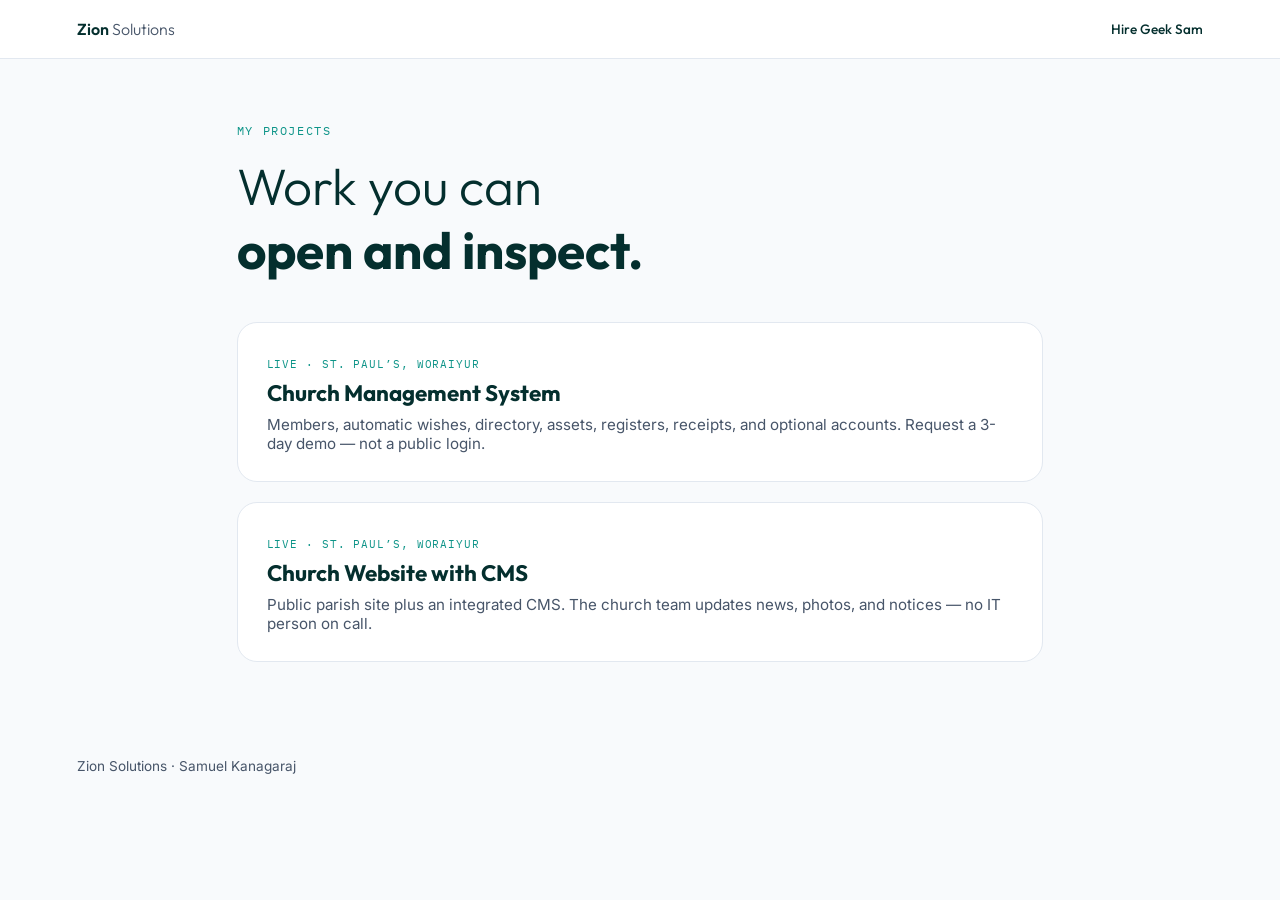
<file: my-projects/index.html>
<!DOCTYPE html>
<html lang="en">
<head>
<script async src="https://www.googletagmanager.com/gtag/js?id=G-L01Q1EC8TN"></script>
<script>
  window.dataLayer = window.dataLayer || [];
  function gtag(){dataLayer.push(arguments);}
  gtag('js', new Date());
  gtag('config', 'G-L01Q1EC8TN');
</script>
<meta charset="UTF-8">
<meta name="viewport" content="width=device-width, initial-scale=1.0">
<title>My Projects — Zion Solutions</title>
<meta name="description" content="Projects by Samuel Kanagaraj / Zion Solutions: Church Management System, Church Website with CMS, and more.">
<link rel="preconnect" href="https://fonts.googleapis.com">
<link rel="preconnect" href="https://fonts.gstatic.com" crossorigin>
<link href="https://fonts.googleapis.com/css2?family=Outfit:wght@300;400;600;700&family=Inter:wght@400;500&family=IBM+Plex+Mono:wght@500&display=swap" rel="stylesheet">
<style>
:root { --ink:#042f2e; --clay:#0d9488; --stone:#475569; --border:#e2e8f0; --paper:#fff; --sand:#5eead4; }
* { box-sizing: border-box; margin: 0; padding: 0; }
body { font-family: Inter, sans-serif; color: var(--ink); background: #f8fafc; }
nav { display:flex; justify-content:space-between; align-items:center; padding:1.2rem 6%; background:#fff; border-bottom:1px solid var(--border); }
nav a { text-decoration:none; color:var(--ink); font-family:Outfit,sans-serif; font-weight:600; }
nav span { font-weight:300; color:var(--stone); }
.wrap { max-width:960px; margin:0 auto; padding:4rem 6%; }
.eyebrow { font-family:'IBM Plex Mono',monospace; font-size:.72rem; letter-spacing:.14em; text-transform:uppercase; color:var(--clay); margin-bottom:1rem; }
h1 { font-family:Outfit,sans-serif; font-size:clamp(2rem,5vw,3.2rem); font-weight:300; margin-bottom:2.5rem; }
h1 strong { font-weight:700; }
.cards { display:grid; gap:1.25rem; }
.card { display:block; background:#fff; border:1px solid var(--border); border-radius:20px; padding:1.8rem; text-decoration:none; color:inherit; }
.card:hover { border-color:var(--clay); }
.card em { font-style:normal; font-family:'IBM Plex Mono',monospace; font-size:.7rem; color:var(--clay); letter-spacing:.08em; }
.card h2 { font-family:Outfit,sans-serif; font-size:1.4rem; margin:.4rem 0 .5rem; }
.card p { color:var(--stone); font-size:.95rem; }
.soon { opacity:.72; pointer-events:none; }
footer { padding:2rem 6%; font-size:.85rem; color:var(--stone); }
</style>
</head>
<body>
<nav>
  <a href="../index.html">Zion<span> Solutions</span></a>
  <a href="../index.html#contact" style="font-size:.85rem;font-weight:500;">Hire Geek Sam</a>
</nav>
<div class="wrap">
  <div class="eyebrow">My Projects</div>
  <h1>Work you can<br><strong>open and inspect.</strong></h1>
  <div class="cards">
    <a class="card" href="church-cms/">
      <em>LIVE · ST. PAUL’S, WORAIYUR</em>
      <h2>Church Management System</h2>
      <p>Members, automatic wishes, directory, assets, registers, receipts, and optional accounts. Request a 3-day demo — not a public login.</p>
    </a>
    <a class="card" href="church-website/">
      <em>LIVE · ST. PAUL’S, WORAIYUR</em>
      <h2>Church Website with CMS</h2>
      <p>Public parish site plus an integrated CMS. The church team updates news, photos, and notices — no IT person on call.</p>
    </a>
  </div>
</div>
<footer>Zion Solutions · Samuel Kanagaraj</footer>
</body>
</html>
</file>
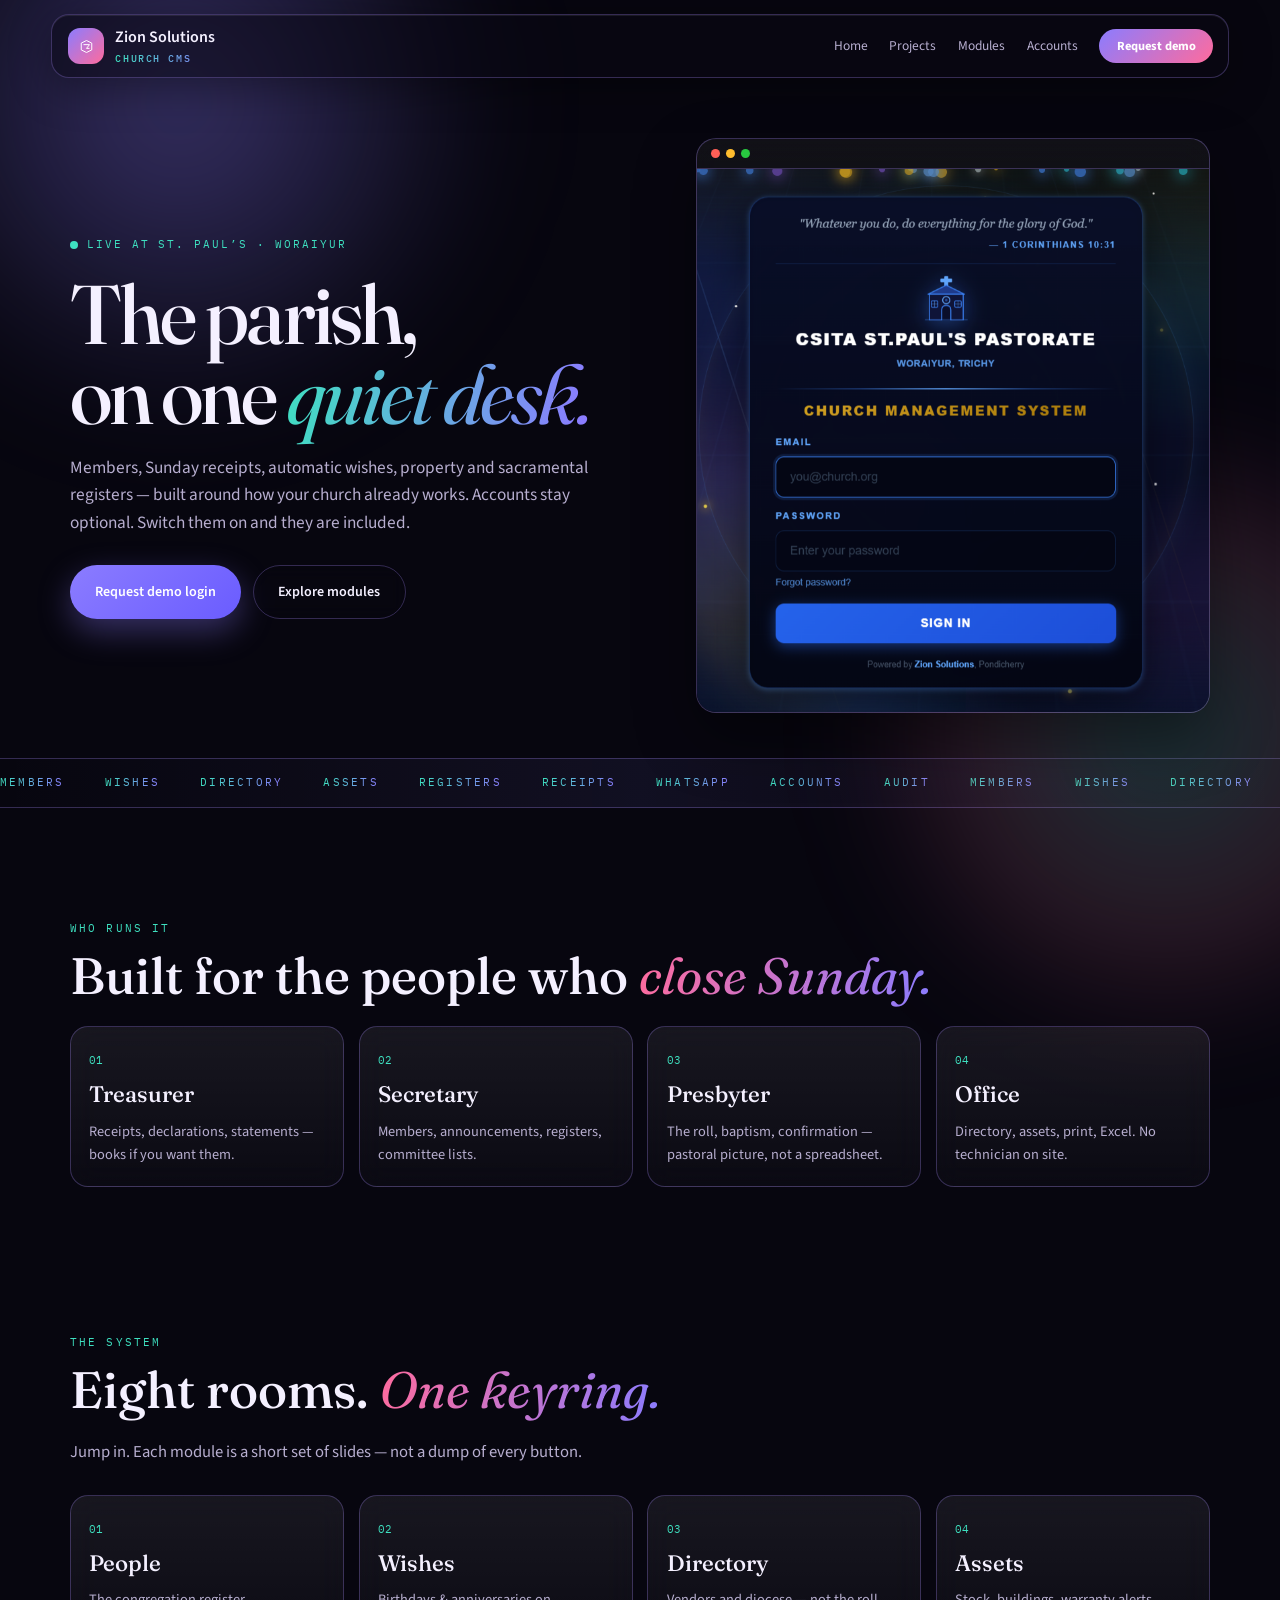
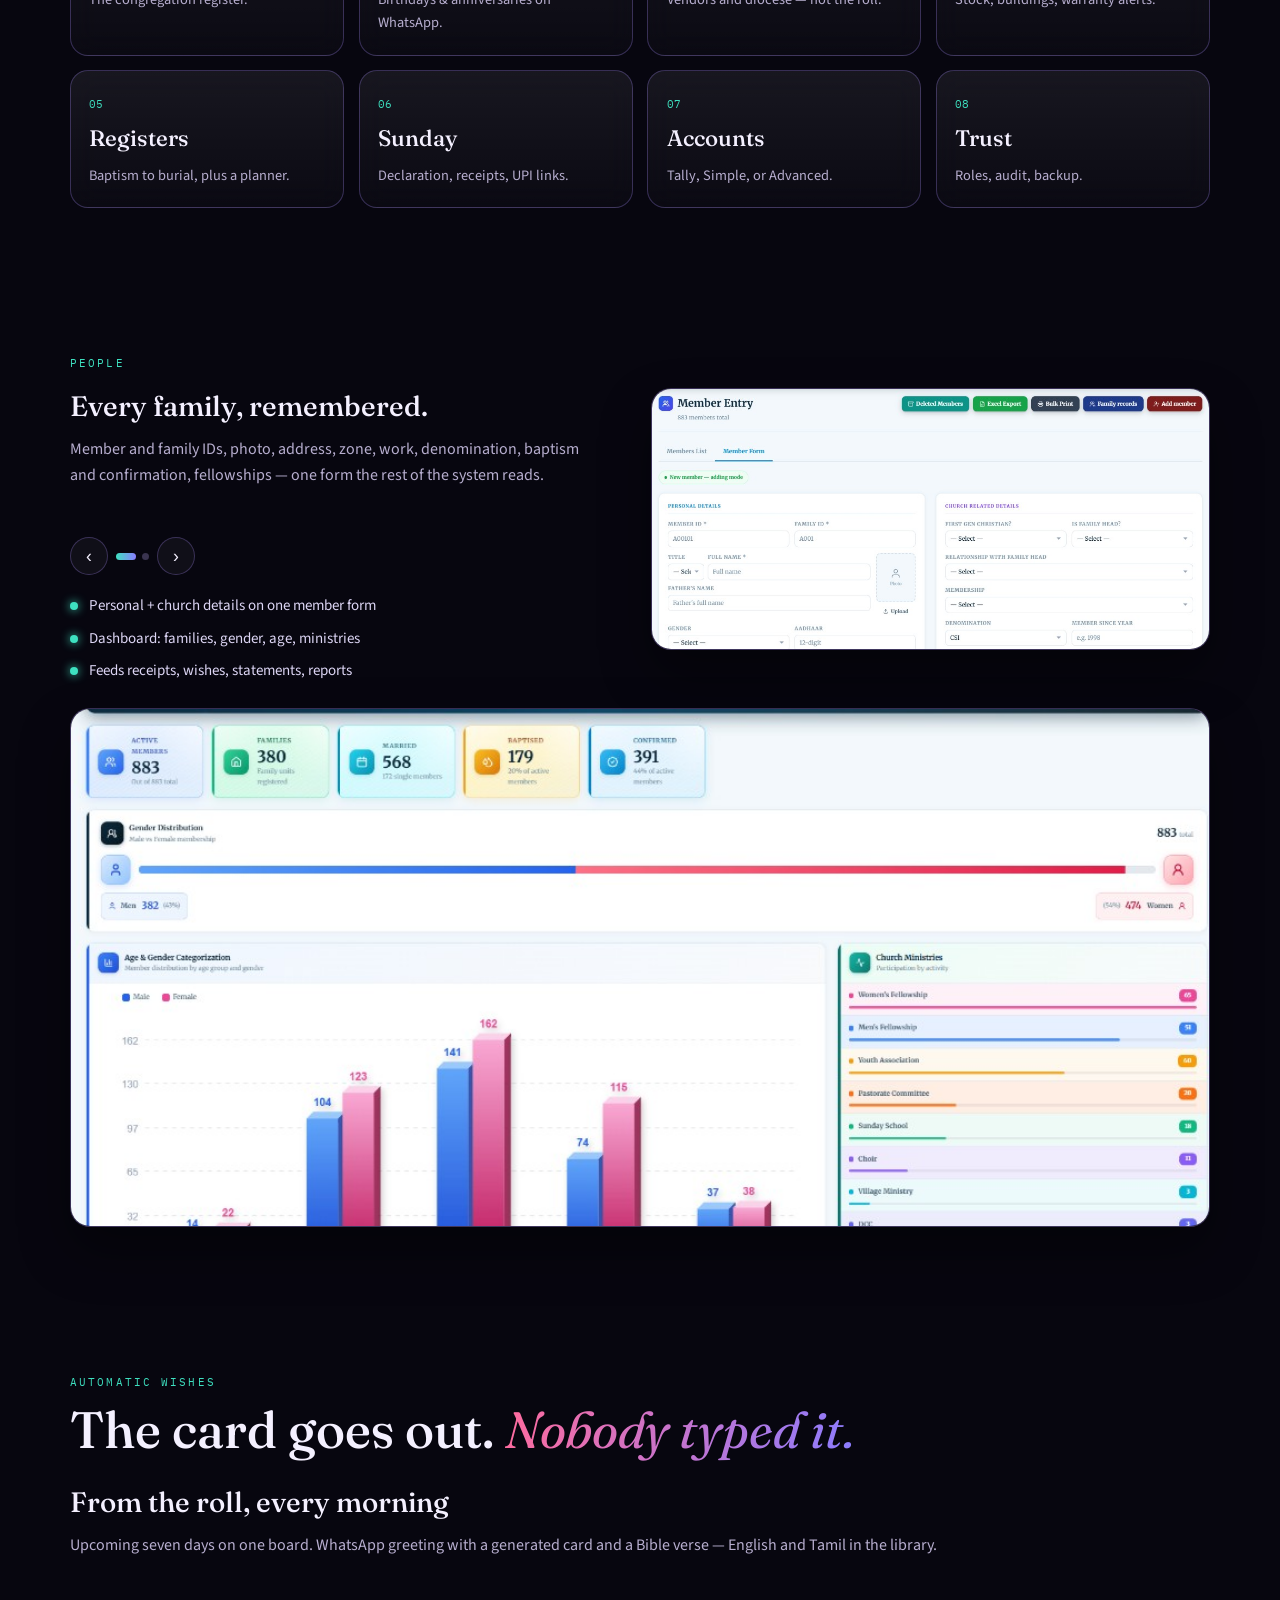
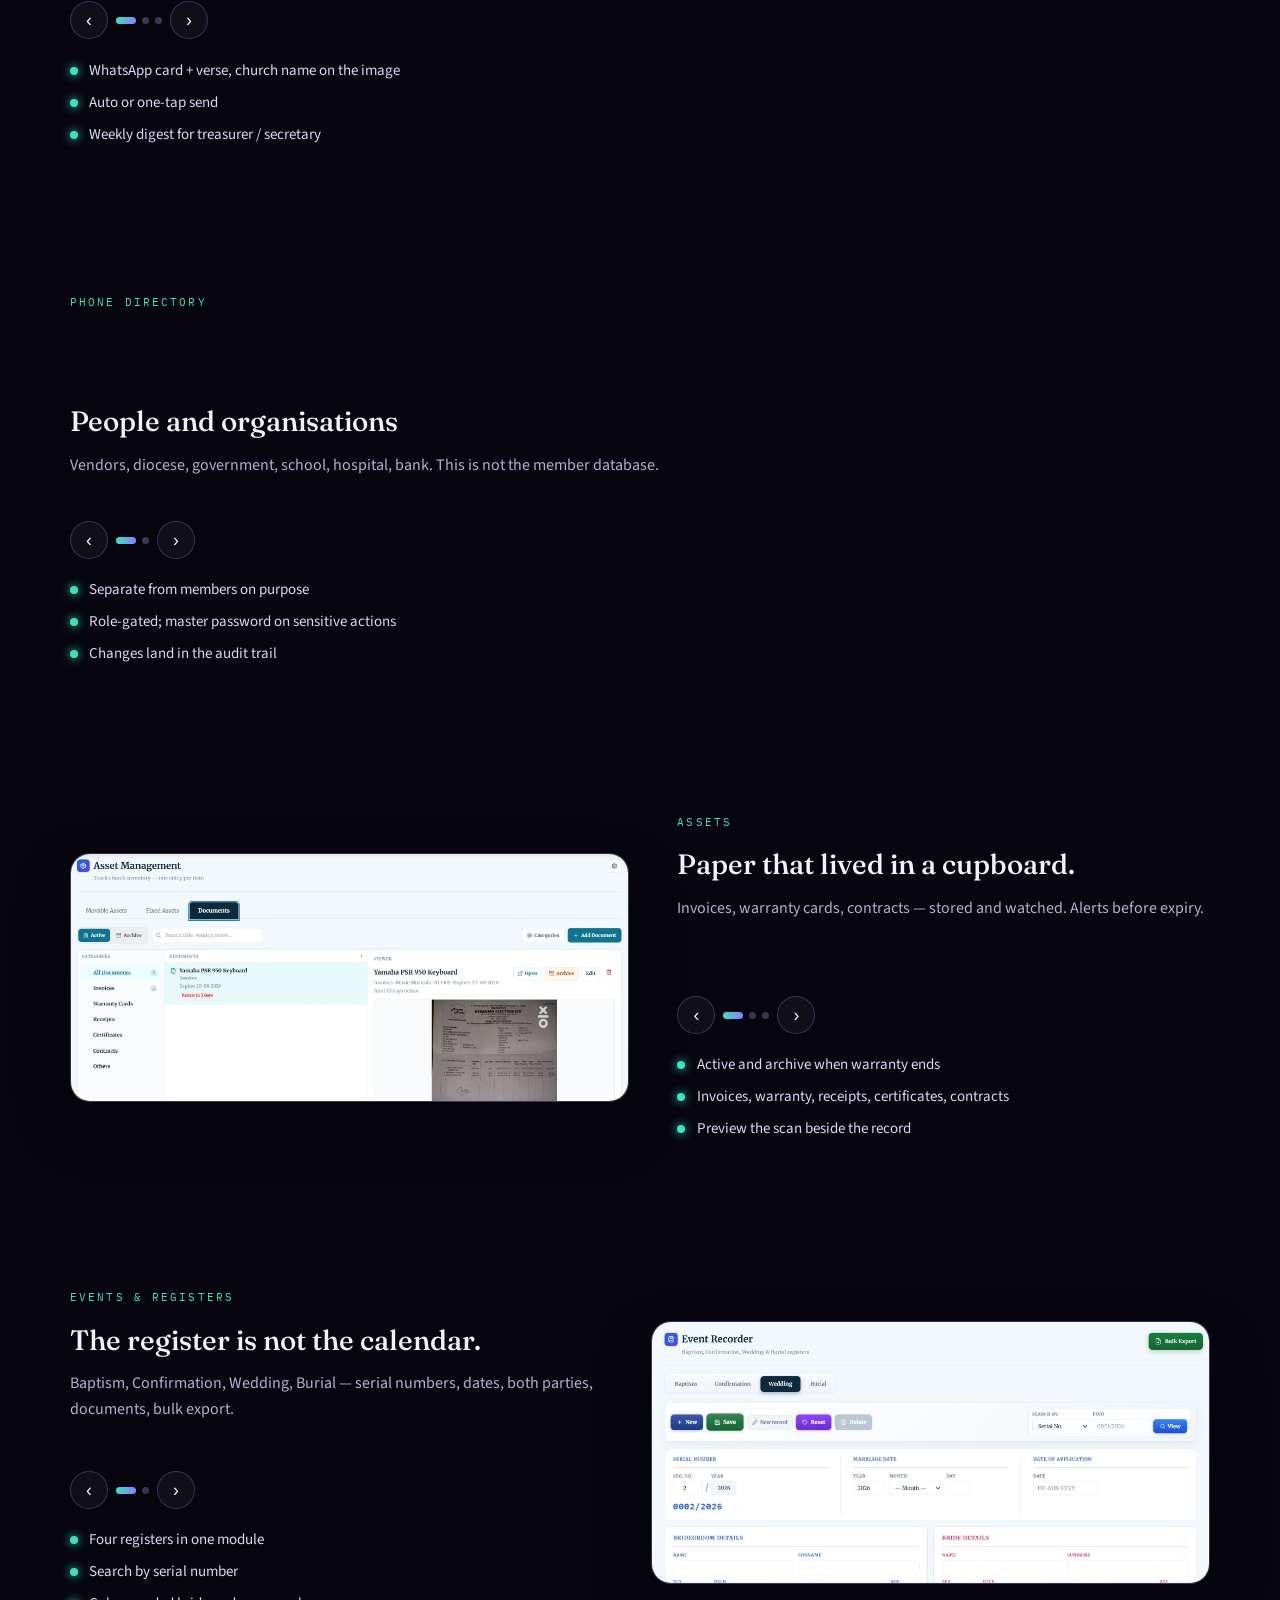
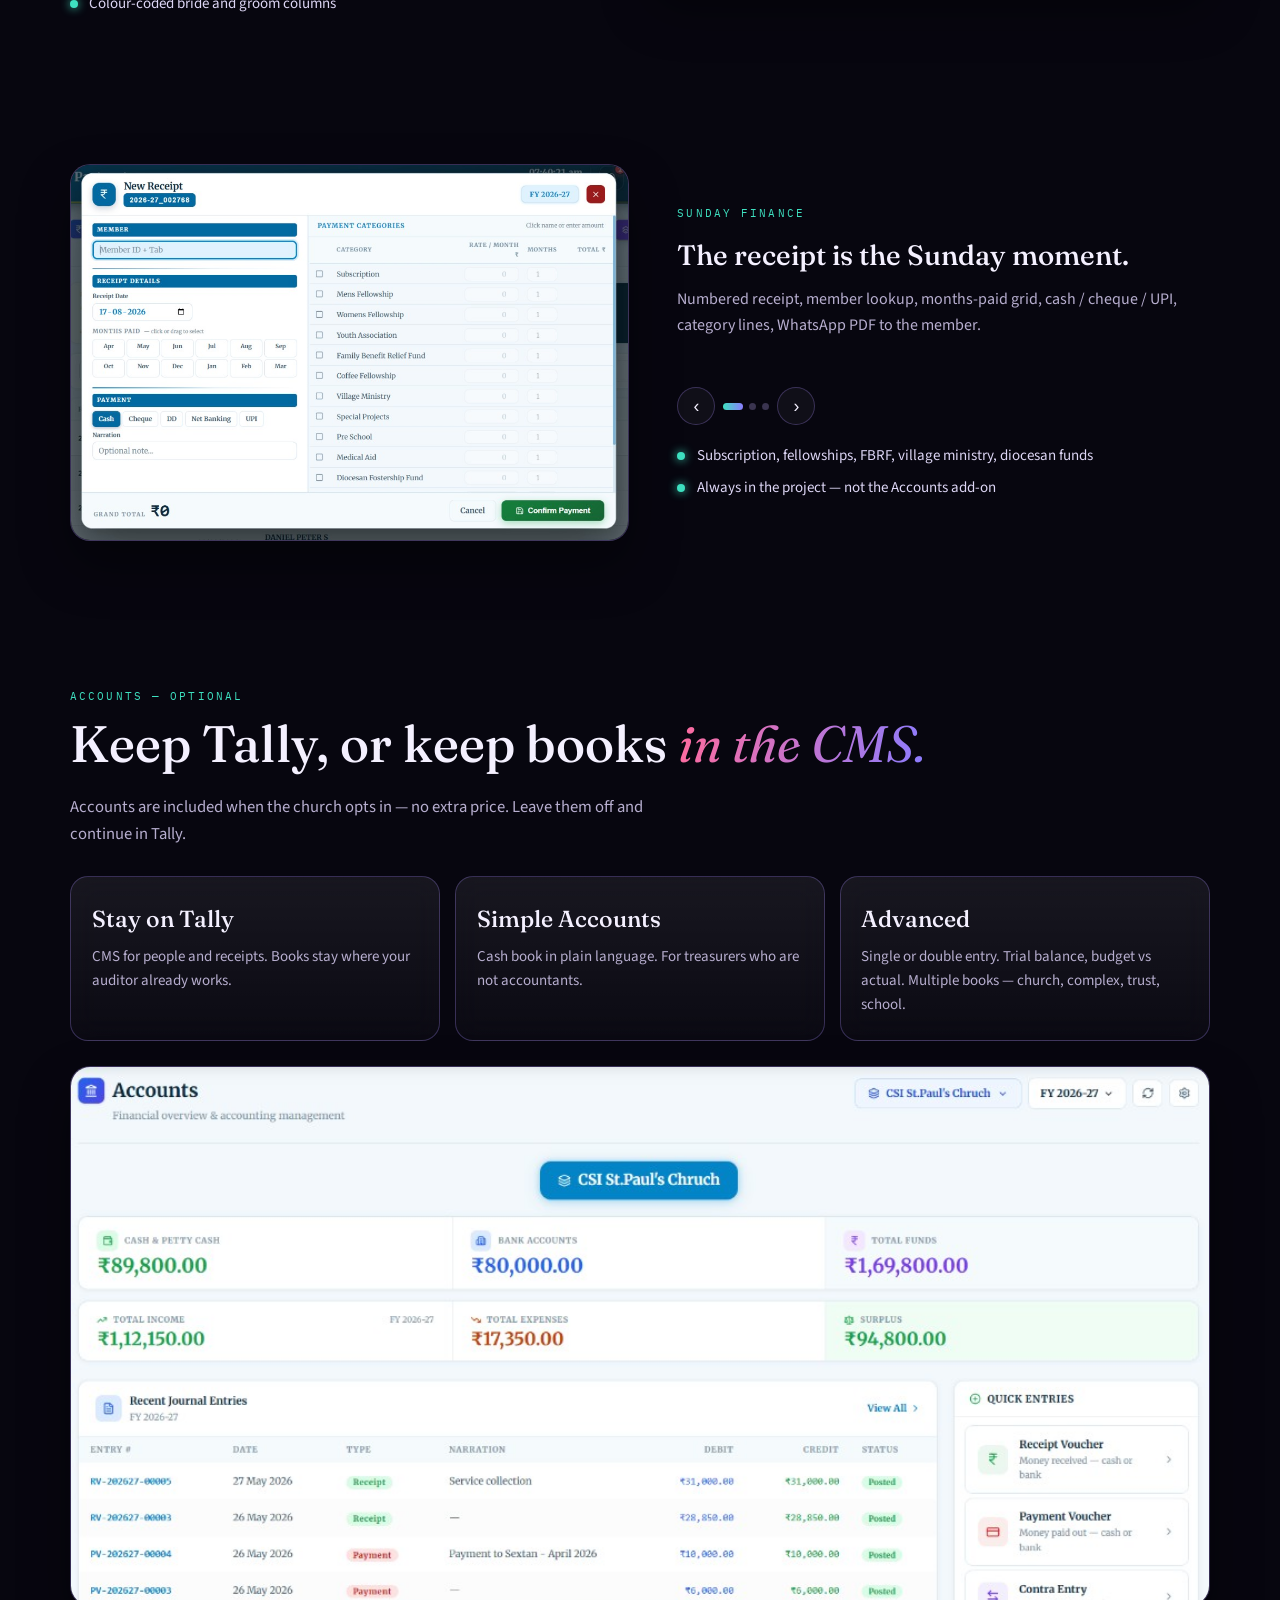
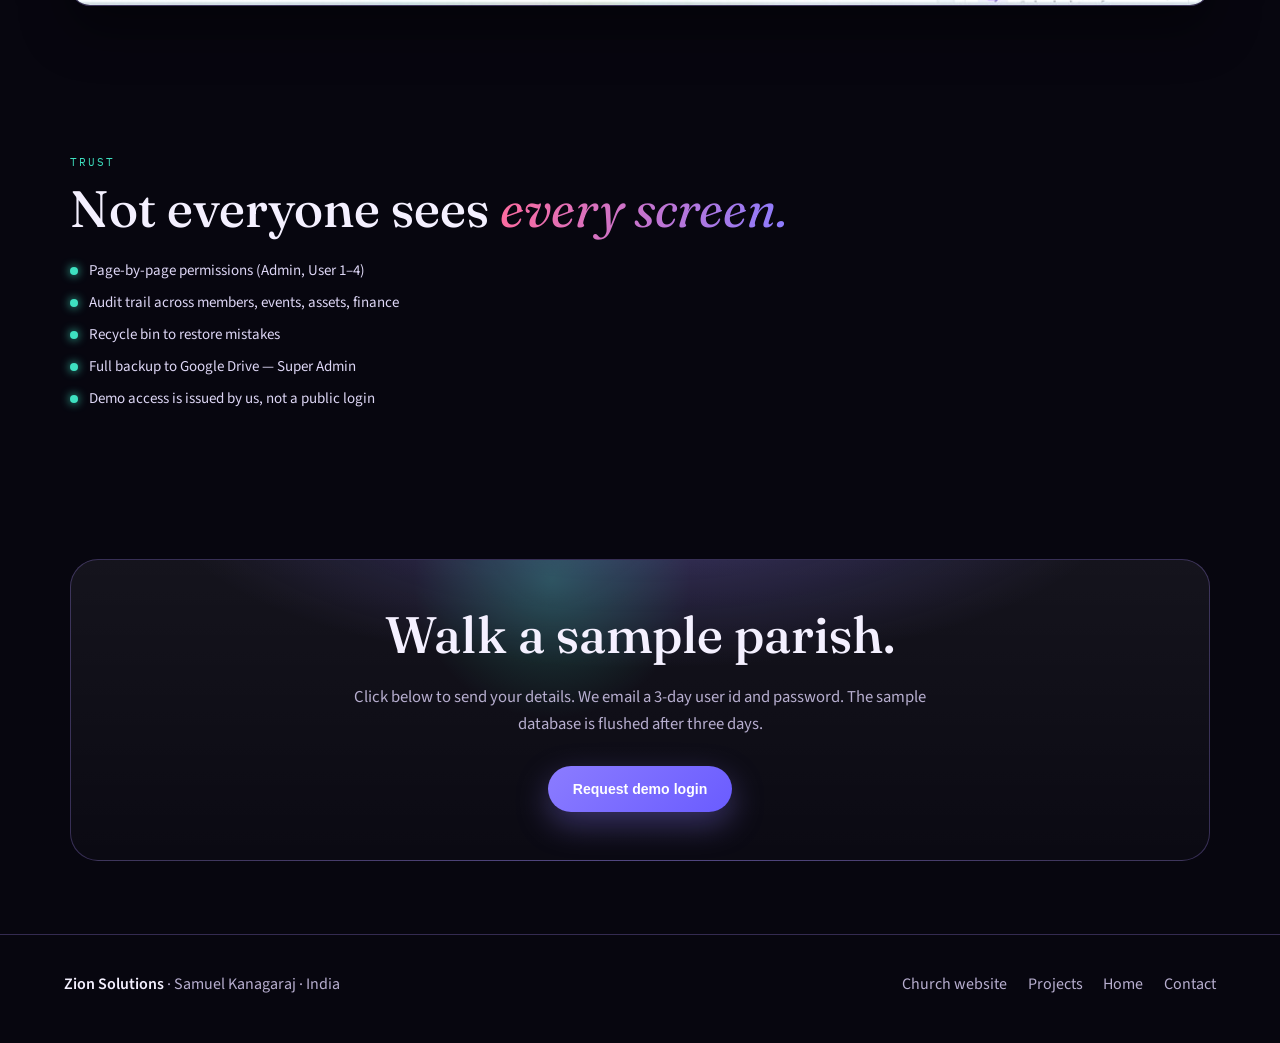
<file: my-projects/church-cms/index.html>
<!DOCTYPE html>
<html lang="en">
<head>
<script async src="https://www.googletagmanager.com/gtag/js?id=G-L01Q1EC8TN"></script>
<script>
  window.dataLayer = window.dataLayer || [];
  function gtag(){dataLayer.push(arguments);}
  gtag('js', new Date());
  gtag('config', 'G-L01Q1EC8TN');
</script>
<meta charset="UTF-8">
<meta name="viewport" content="width=device-width, initial-scale=1.0">
<title>Church Management System — Zion Solutions</title>
<meta name="description" content="Custom Church Management System: members, automatic wishes, directory, assets, registers, receipts, and optional accounts. In use at St. Paul’s, Woraiyur.">
<meta property="og:title" content="Church Management System — Zion Solutions">
<meta property="og:description" content="Operations software built around how your church actually works.">
<meta property="og:type" content="website">
<meta property="og:url" content="https://sam-zionsolutions.com/my-projects/church-cms/">
<meta property="og:image" content="https://sam-zionsolutions.com/uploads/cms/dashboard.png">
<link rel="preconnect" href="https://fonts.googleapis.com">
<link rel="preconnect" href="https://fonts.gstatic.com" crossorigin>
<link href="https://fonts.googleapis.com/css2?family=Fraunces:ital,opsz,wght@0,9..144,500;1,9..144,400&family=Source+Sans+3:wght@400;500;600;700&family=IBM+Plex+Mono:wght@500&display=swap" rel="stylesheet">
<link rel="stylesheet" href="../product.css">
</head>
<body>
<div class="bar" id="bar"></div>
<nav>
  <a class="brand" href="../../index.html">
    <span class="mark"><svg viewBox="0 0 40 40" fill="none" stroke="currentColor" stroke-width="2.6"><path d="M20 4 L34 11 L34 29 L20 36 L6 29 L6 11 Z"/><path d="M12 15 L28 15 L20 25 L28 25"/></svg></span>
    <span>Zion Solutions<small>CHURCH CMS</small></span>
  </a>
  <ul class="links">
    <li><a href="../../index.html">Home</a></li>
    <li><a href="../index.html">Projects</a></li>
    <li><a href="#modules">Modules</a></li>
    <li><a href="#accounts">Accounts</a></li>
    <li><a href="#demo" class="cta js-demo">Request demo</a></li>
  </ul>
</nav>

<header class="hero">
  <div class="wrap hero-grid">
    <div>
      <div class="kicker"><span class="pulse"></span> Live at St. Paul’s · Woraiyur</div>
      <h1>The parish,<br>on one <em>quiet desk.</em></h1>
      <p class="lede">Members, Sunday receipts, automatic wishes, property and sacramental registers — built around how your church already works. Accounts stay optional. Switch them on and they are included.</p>
      <div class="actions">
        <a class="btn btn-gold js-demo" href="#demo">Request demo login</a>
        <a class="btn btn-ghost" href="#modules">Explore modules</a>
      </div>
    </div>
    <div class="frame">
      <div class="chrome"><i></i><i></i><i></i></div>
      <img src="../../uploads/cms/login.png" alt="Church Management System login for CSITA St. Paul’s Pastorate" width="762" height="809">
    </div>
  </div>
  <div class="rail" aria-hidden="true">
    <div class="rail-track">
      <span>Members</span><span>Wishes</span><span>Directory</span><span>Assets</span><span>Registers</span><span>Receipts</span><span>WhatsApp</span><span>Accounts</span><span>Audit</span>
      <span>Members</span><span>Wishes</span><span>Directory</span><span>Assets</span><span>Registers</span><span>Receipts</span><span>WhatsApp</span><span>Accounts</span><span>Audit</span>
    </div>
  </div>
</header>

<section>
  <div class="wrap">
    <div class="eyebrow">Who runs it</div>
    <h2>Built for the people who <em>close Sunday.</em></h2>
    <div class="bento">
      <article class="tile"><span class="n">01</span><h3>Treasurer</h3><p>Receipts, declarations, statements — books if you want them.</p></article>
      <article class="tile"><span class="n">02</span><h3>Secretary</h3><p>Members, announcements, registers, committee lists.</p></article>
      <article class="tile"><span class="n">03</span><h3>Presbyter</h3><p>The roll, baptism, confirmation — pastoral picture, not a spreadsheet.</p></article>
      <article class="tile"><span class="n">04</span><h3>Office</h3><p>Directory, assets, print, Excel. No technician on site.</p></article>
    </div>
  </div>
</section>

<section id="modules">
  <div class="wrap">
    <div class="eyebrow">The system</div>
    <h2>Eight rooms. <em>One keyring.</em></h2>
    <p class="sub">Jump in. Each module is a short set of slides — not a dump of every button.</p>
    <div class="bento">
      <a class="tile" href="#people"><span class="n">01</span><h3>People</h3><p>The congregation register.</p></a>
      <a class="tile" href="#wishes"><span class="n">02</span><h3>Wishes</h3><p>Birthdays &amp; anniversaries on WhatsApp.</p></a>
      <a class="tile" href="#directory"><span class="n">03</span><h3>Directory</h3><p>Vendors and diocese — not the roll.</p></a>
      <a class="tile" href="#assets"><span class="n">04</span><h3>Assets</h3><p>Stock, buildings, warranty alerts.</p></a>
      <a class="tile" href="#events"><span class="n">05</span><h3>Registers</h3><p>Baptism to burial, plus a planner.</p></a>
      <a class="tile" href="#finance"><span class="n">06</span><h3>Sunday</h3><p>Declaration, receipts, UPI links.</p></a>
      <a class="tile" href="#accounts"><span class="n">07</span><h3>Accounts</h3><p>Tally, Simple, or Advanced.</p></a>
      <a class="tile" href="#trust"><span class="n">08</span><h3>Trust</h3><p>Roles, audit, backup.</p></a>
    </div>
  </div>
</section>

<section id="people">
  <div class="wrap split">
    <div data-slider>
      <div class="eyebrow">People</div>
      <div class="slides">
        <div class="slide active"><h3>Every family, remembered.</h3><p>Member and family IDs, photo, address, zone, work, denomination, baptism and confirmation, fellowships — one form the rest of the system reads.</p></div>
        <div class="slide"><h3>The office can actually use it.</h3><p>Search, Excel, bulk print, family records, restore deleted members. 883 active members on the live St. Paul’s dashboard.</p></div>
      </div>
      <div class="navs"><button type="button" data-prev aria-label="Previous">‹</button><span class="dots"><i class="on"></i><i></i></span><button type="button" data-next aria-label="Next">›</button></div>
      <ul class="list">
        <li>Personal + church details on one member form</li>
        <li>Dashboard: families, gender, age, ministries</li>
        <li>Feeds receipts, wishes, statements, reports</li>
      </ul>
    </div>
    <figure class="shot"><img src="../../uploads/cms/members.png" alt="Member entry form"></figure>
  </div>
  <div class="wrap wide"><figure class="shot"><img src="../../uploads/cms/dashboard.png" alt="Membership dashboard"></figure></div>
</section>

<section id="wishes">
  <div class="wrap" data-slider>
    <div class="eyebrow">Automatic wishes</div>
    <h2>The card goes out. <em>Nobody typed it.</em></h2>
    <div class="slides" style="min-height:6.5rem">
      <div class="slide active"><h3>From the roll, every morning</h3><p>Upcoming seven days on one board. WhatsApp greeting with a generated card and a Bible verse — English and Tamil in the library.</p></div>
      <div class="slide"><h3>Turn on the clock</h3><p>Auto greetings at a set time. Weekly report to office bearers. Manual send when you want to review first.</p></div>
      <div class="slide"><h3>You stay in control</h3><p>Skip list, card templates, send log, PDF and Excel for any date range.</p></div>
    </div>
    <div class="navs"><button type="button" data-prev aria-label="Previous">‹</button><span class="dots"><i class="on"></i><i></i><i></i></span><button type="button" data-next aria-label="Next">›</button></div>
    <ul class="list">
      <li>WhatsApp card + verse, church name on the image</li>
      <li>Auto or one-tap send</li>
      <li>Weekly digest for treasurer / secretary</li>
    </ul>
  </div>
</section>

<section id="directory">
  <div class="wrap" data-slider>
    <div class="eyebrow">Phone directory</div>
    <h2>Everyone except <em>the congregation.</em></h2>
    <div class="slides" style="min-height:6.5rem">
      <div class="slide active"><h3>People and organisations</h3><p>Vendors, diocese, government, school, hospital, bank. This is not the member database.</p></div>
      <div class="slide"><h3>Your categories, your tree</h3><p>Nested categories you drag into place. Search, A–Z, phone, WhatsApp, email, notes, Excel export.</p></div>
    </div>
    <div class="navs"><button type="button" data-prev aria-label="Previous">‹</button><span class="dots"><i class="on"></i><i></i></span><button type="button" data-next aria-label="Next">›</button></div>
    <ul class="list">
      <li>Separate from members on purpose</li>
      <li>Role-gated; master password on sensitive actions</li>
      <li>Changes land in the audit trail</li>
    </ul>
  </div>
</section>

<section id="assets">
  <div class="wrap split flip">
    <div data-slider>
      <div class="eyebrow">Assets</div>
      <div class="slides">
        <div class="slide active"><h3>Paper that lived in a cupboard.</h3><p>Invoices, warranty cards, contracts — stored and watched. Alerts before expiry.</p></div>
        <div class="slide"><h3>Movable inventory</h3><p>One line per item, photo, location trees, stock in / out / return.</p></div>
        <div class="slide"><h3>Fixed property</h3><p>Buildings and complex records. Tabs granted separately so not every login sees land papers.</p></div>
      </div>
      <div class="navs"><button type="button" data-prev aria-label="Previous">‹</button><span class="dots"><i class="on"></i><i></i><i></i></span><button type="button" data-next aria-label="Next">›</button></div>
      <ul class="list">
        <li>Active and archive when warranty ends</li>
        <li>Invoices, warranty, receipts, certificates, contracts</li>
        <li>Preview the scan beside the record</li>
      </ul>
    </div>
    <figure class="shot"><img src="../../uploads/cms/assets.png" alt="Documents vault with warranty alert"></figure>
  </div>
</section>

<section id="events">
  <div class="wrap split">
    <div data-slider>
      <div class="eyebrow">Events &amp; registers</div>
      <div class="slides">
        <div class="slide active"><h3>The register is not the calendar.</h3><p>Baptism, Confirmation, Wedding, Burial — serial numbers, dates, both parties, documents, bulk export.</p></div>
        <div class="slide"><h3>Planner for programmes</h3><p>Year, month, week, agenda, Kanban. Recurring events, tasks, volunteers. Different job from the books.</p></div>
      </div>
      <div class="navs"><button type="button" data-prev aria-label="Previous">‹</button><span class="dots"><i class="on"></i><i></i></span><button type="button" data-next aria-label="Next">›</button></div>
      <ul class="list">
        <li>Four registers in one module</li>
        <li>Search by serial number</li>
        <li>Colour-coded bride and groom columns</li>
      </ul>
    </div>
    <figure class="shot"><img src="../../uploads/cms/event-recorder.png" alt="Wedding register"></figure>
  </div>
</section>

<section id="finance">
  <div class="wrap split flip">
    <div data-slider>
      <div class="eyebrow">Sunday finance</div>
      <div class="slides">
        <div class="slide active"><h3>The receipt is the Sunday moment.</h3><p>Numbered receipt, member lookup, months-paid grid, cash / cheque / UPI, category lines, WhatsApp PDF to the member.</p></div>
        <div class="slide"><h3>Before and after the counter</h3><p>Declarations for the year. Payment schedule and a public UPI link so the member pays without logging in.</p></div>
        <div class="slide"><h3>Reports the PC meeting needs</h3><p>Member report, statement, receipt report, auction with year-close, transfers.</p></div>
      </div>
      <div class="navs"><button type="button" data-prev aria-label="Previous">‹</button><span class="dots"><i class="on"></i><i></i><i></i></span><button type="button" data-next aria-label="Next">›</button></div>
      <ul class="list">
        <li>Subscription, fellowships, FBRF, village ministry, diocesan funds</li>
        <li>Always in the project — not the Accounts add-on</li>
      </ul>
    </div>
    <figure class="shot"><img src="../../uploads/cms/receipt.png" alt="New receipt window"></figure>
  </div>
</section>

<section id="accounts">
  <div class="wrap">
    <div class="eyebrow">Accounts — optional</div>
    <h2>Keep Tally, or keep books <em>in the CMS.</em></h2>
    <p class="sub">Accounts are included when the church opts in — no extra price. Leave them off and continue in Tally.</p>
    <div class="trio">
      <article class="card"><h3>Stay on Tally</h3><p>CMS for people and receipts. Books stay where your auditor already works.</p></article>
      <article class="card"><h3>Simple Accounts</h3><p>Cash book in plain language. For treasurers who are not accountants.</p></article>
      <article class="card"><h3>Advanced</h3><p>Single or double entry. Trial balance, budget vs actual. Multiple books — church, complex, trust, school.</p></article>
    </div>
    <figure class="shot wide"><img src="../../uploads/cms/accounts.png" alt="Advanced Accounts dashboard"></figure>
  </div>
</section>

<section id="trust">
  <div class="wrap">
    <div class="eyebrow">Trust</div>
    <h2>Not everyone sees <em>every screen.</em></h2>
    <ul class="list">
      <li>Page-by-page permissions (Admin, User 1–4)</li>
      <li>Audit trail across members, events, assets, finance</li>
      <li>Recycle bin to restore mistakes</li>
      <li>Full backup to Google Drive — Super Admin</li>
      <li>Demo access is issued by us, not a public login</li>
    </ul>
  </div>
</section>

<section id="demo">
  <div class="wrap">
    <div class="demo">
      <h2>Walk a sample parish.</h2>
      <p class="sub">Click below to send your details. We email a 3-day user id and password. The sample database is flushed after three days.</p>
      <button type="button" class="btn btn-gold js-demo">Request demo login</button>
    </div>
  </div>
</section>

<div class="overlay" id="demoOverlay" role="dialog" aria-modal="true" aria-labelledby="demoTitle">
  <div class="modal">
    <button type="button" class="close" id="demoClose" aria-label="Close">×</button>
    <h3 id="demoTitle">Request demo login</h3>
    <p class="sub">We’ll email a user id and password. Access lasts 3 days.</p>
    <form id="demoForm">
      <input class="hp" type="text" name="_gotcha" tabindex="-1" autocomplete="off">
      <div><label for="demoName">Your name</label><input id="demoName" name="name" required autocomplete="name"></div>
      <div><label for="demoChurch">Church / organisation</label><input id="demoChurch" name="church" required></div>
      <div><label for="demoEmail">Email</label><input id="demoEmail" name="email" type="email" required autocomplete="email"></div>
      <div><label for="demoPhone">WhatsApp / phone</label><input id="demoPhone" name="phone" type="tel" required autocomplete="tel"></div>
      <div class="combo" id="roleCombo">
        <label for="demoRole">Your role</label>
        <input id="demoRole" name="role" required autocomplete="off" aria-autocomplete="list" aria-expanded="false" aria-controls="roleList">
        <ul class="combo-list" id="roleList" hidden>
          <li><button type="button">Presbyter</button></li>
          <li><button type="button">Secretary</button></li>
          <li><button type="button">Treasurer</button></li>
          <li><button type="button">PC Member</button></li>
        </ul>
      </div>
      <div><label for="demoCity">City</label><input id="demoCity" name="city"></div>
      <div class="full"><button class="btn btn-gold" type="submit" id="demoSubmit" style="width:100%">Send request</button></div>
    </form>
    <div class="ok" id="formOk">Request sent. We will email your demo login to the address you entered.</div>
    <div class="err" id="formErr"></div>
  </div>
</div>
<div class="overlay lightbox" id="zoomOverlay">
  <button type="button" class="close" id="zoomClose" aria-label="Close">×</button>
  <img id="zoomImg" alt="Enlarged screenshot">
</div>

<footer>
  <div><strong>Zion Solutions</strong> · Samuel Kanagaraj · India</div>
  <div>
    <a href="../church-website/">Church website</a>
    <a href="../index.html">Projects</a>
    <a href="../../index.html">Home</a>
    <a href="../../index.html#contact">Contact</a>
  </div>
</footer>

<script>
const reduceMotion = window.matchMedia('(prefers-reduced-motion: reduce)').matches;
const easeScroll = reduceMotion ? 'auto' : 'smooth';
const bar = document.getElementById('bar');
let scrollQueued = false;
function onScroll() {
  if (scrollQueued) return;
  scrollQueued = true;
  requestAnimationFrame(() => {
    const h = document.documentElement.scrollHeight - document.documentElement.clientHeight;
    bar.style.transform = `scaleX(${h ? window.scrollY / h : 0})`;
    scrollQueued = false;
  });
}
window.addEventListener('scroll', onScroll, { passive: true });
onScroll();

document.addEventListener('click', e => {
  const a = e.target.closest('a[href^="#"]');
  if (!a || a.classList.contains('js-demo')) return;
  const href = a.getAttribute('href');
  if (!href || href === '#') return;
  const target = document.querySelector(href);
  if (!target) return;
  e.preventDefault();
  target.scrollIntoView({ behavior: easeScroll, block: 'start' });
  history.pushState(null, '', href);
});

const revealEls = document.querySelectorAll('.tile, .shot, .card, .frame, .demo, .split, h2, .sub');
revealEls.forEach(el => {
  el.classList.add('js');
  if (el.matches('.tile, .card') && el.parentElement) {
    const n = [...el.parentElement.children].indexOf(el);
    el.style.animationDelay = `${Math.min(n * 0.06, 0.36)}s`;
  }
});
if (reduceMotion) {
  document.querySelectorAll('.js').forEach(el => el.classList.add('in'));
} else {
  const io = new IntersectionObserver(es => {
    es.forEach(e => {
      if (!e.isIntersecting) return;
      e.target.classList.add('in');
      io.unobserve(e.target);
    });
  }, { threshold: 0.08, rootMargin: '0px 0px -10% 0px' });
  document.querySelectorAll('.js').forEach(el => io.observe(el));
}

document.querySelectorAll('[data-slider]').forEach(root => {
  const slides = [...root.querySelectorAll('.slide')];
  if (slides.length < 2) return;
  const dots = [...root.querySelectorAll('.dots i')];
  let i = 0;
  const show = n => {
    i = (n + slides.length) % slides.length;
    slides.forEach((s, k) => s.classList.toggle('active', k === i));
    dots.forEach((d, k) => d.classList.toggle('on', k === i));
  };
  root.querySelector('[data-next]')?.addEventListener('click', () => show(i + 1));
  root.querySelector('[data-prev]')?.addEventListener('click', () => show(i - 1));
});

const demoOverlay = document.getElementById('demoOverlay');
const openDemo = (e) => {
  if (e) e.preventDefault();
  demoOverlay.classList.add('open');
  document.getElementById('demoName').focus();
};
const closeDemo = () => demoOverlay.classList.remove('open');
document.querySelectorAll('.js-demo').forEach(el => el.addEventListener('click', openDemo));
document.getElementById('demoClose').addEventListener('click', closeDemo);
demoOverlay.addEventListener('click', e => { if (e.target === demoOverlay) closeDemo(); });
if (location.hash === '#demo' || new URLSearchParams(location.search).has('demo')) openDemo();

const zoomOverlay = document.getElementById('zoomOverlay');
const zoomImg = document.getElementById('zoomImg');
document.querySelectorAll('.shot img, .frame img').forEach(img => {
  img.addEventListener('click', () => {
    zoomImg.src = img.currentSrc || img.src;
    zoomImg.alt = img.alt;
    zoomOverlay.classList.add('open');
  });
});
document.getElementById('zoomClose').addEventListener('click', () => zoomOverlay.classList.remove('open'));
zoomOverlay.addEventListener('click', e => { if (e.target !== zoomImg) zoomOverlay.classList.remove('open'); });
document.addEventListener('keydown', e => {
  if (e.key !== 'Escape') return;
  closeDemo();
  zoomOverlay.classList.remove('open');
});

(function () {
  const input = document.getElementById('demoRole');
  const list = document.getElementById('roleList');
  const wrap = document.getElementById('roleCombo');
  const items = [...list.querySelectorAll('li')];
  const open = () => {
    wrap.classList.add('open');
    list.hidden = false;
    input.setAttribute('aria-expanded', 'true');
  };
  const close = () => {
    wrap.classList.remove('open');
    list.hidden = true;
    input.setAttribute('aria-expanded', 'false');
  };
  const filter = () => {
    const q = input.value.trim().toLowerCase();
    items.forEach(li => {
      li.hidden = q !== '' && !li.textContent.trim().toLowerCase().includes(q);
    });
    open();
  };
  input.addEventListener('focus', () => { items.forEach(li => { li.hidden = false; }); open(); });
  input.addEventListener('input', filter);
  list.querySelectorAll('button').forEach(btn => {
    btn.addEventListener('mousedown', e => {
      e.preventDefault();
      input.value = btn.textContent.trim();
      close();
    });
  });
  document.addEventListener('mousedown', e => { if (!wrap.contains(e.target)) close(); });
})();

document.getElementById('demoForm').addEventListener('submit', async (e) => {
  e.preventDefault();
  const form = e.target;
  if (form._gotcha.value) return;
  const btn = document.getElementById('demoSubmit');
  const ok = document.getElementById('formOk');
  const err = document.getElementById('formErr');
  ok.style.display = 'none';
  err.style.display = 'none';
  btn.disabled = true;
  btn.textContent = 'Sending…';
  try {
    const res = await fetch('https://formsubmit.co/ajax/samzion1982@gmail.com', {
      method: 'POST',
      headers: { 'Content-Type': 'application/json', 'Accept': 'application/json' },
      body: JSON.stringify({
        _subject: 'CMS Demo Request — Zion Solutions',
        _template: 'table',
        _cc: 'techsavvy1982@gmail.com',
        name: form.name.value.trim(),
        church: form.church.value.trim(),
        email: form.email.value.trim(),
        phone: form.phone.value.trim(),
        role: form.role.value,
        city: form.city.value.trim(),
        source: 'https://sam-zionsolutions.com/my-projects/church-cms/'
      })
    });
    const data = await res.json().catch(() => ({}));
    if (!res.ok) throw new Error(data.message || 'Could not send');
    form.reset();
    ok.style.display = 'block';
  } catch (ex) {
    err.textContent = 'Could not send just now. Email samzion1982@gmail.com or WhatsApp +91 99940 73545.';
    err.style.display = 'block';
  } finally {
    btn.disabled = false;
    btn.textContent = 'Send request';
  }
});
</script>
</body>
</html>
</file>
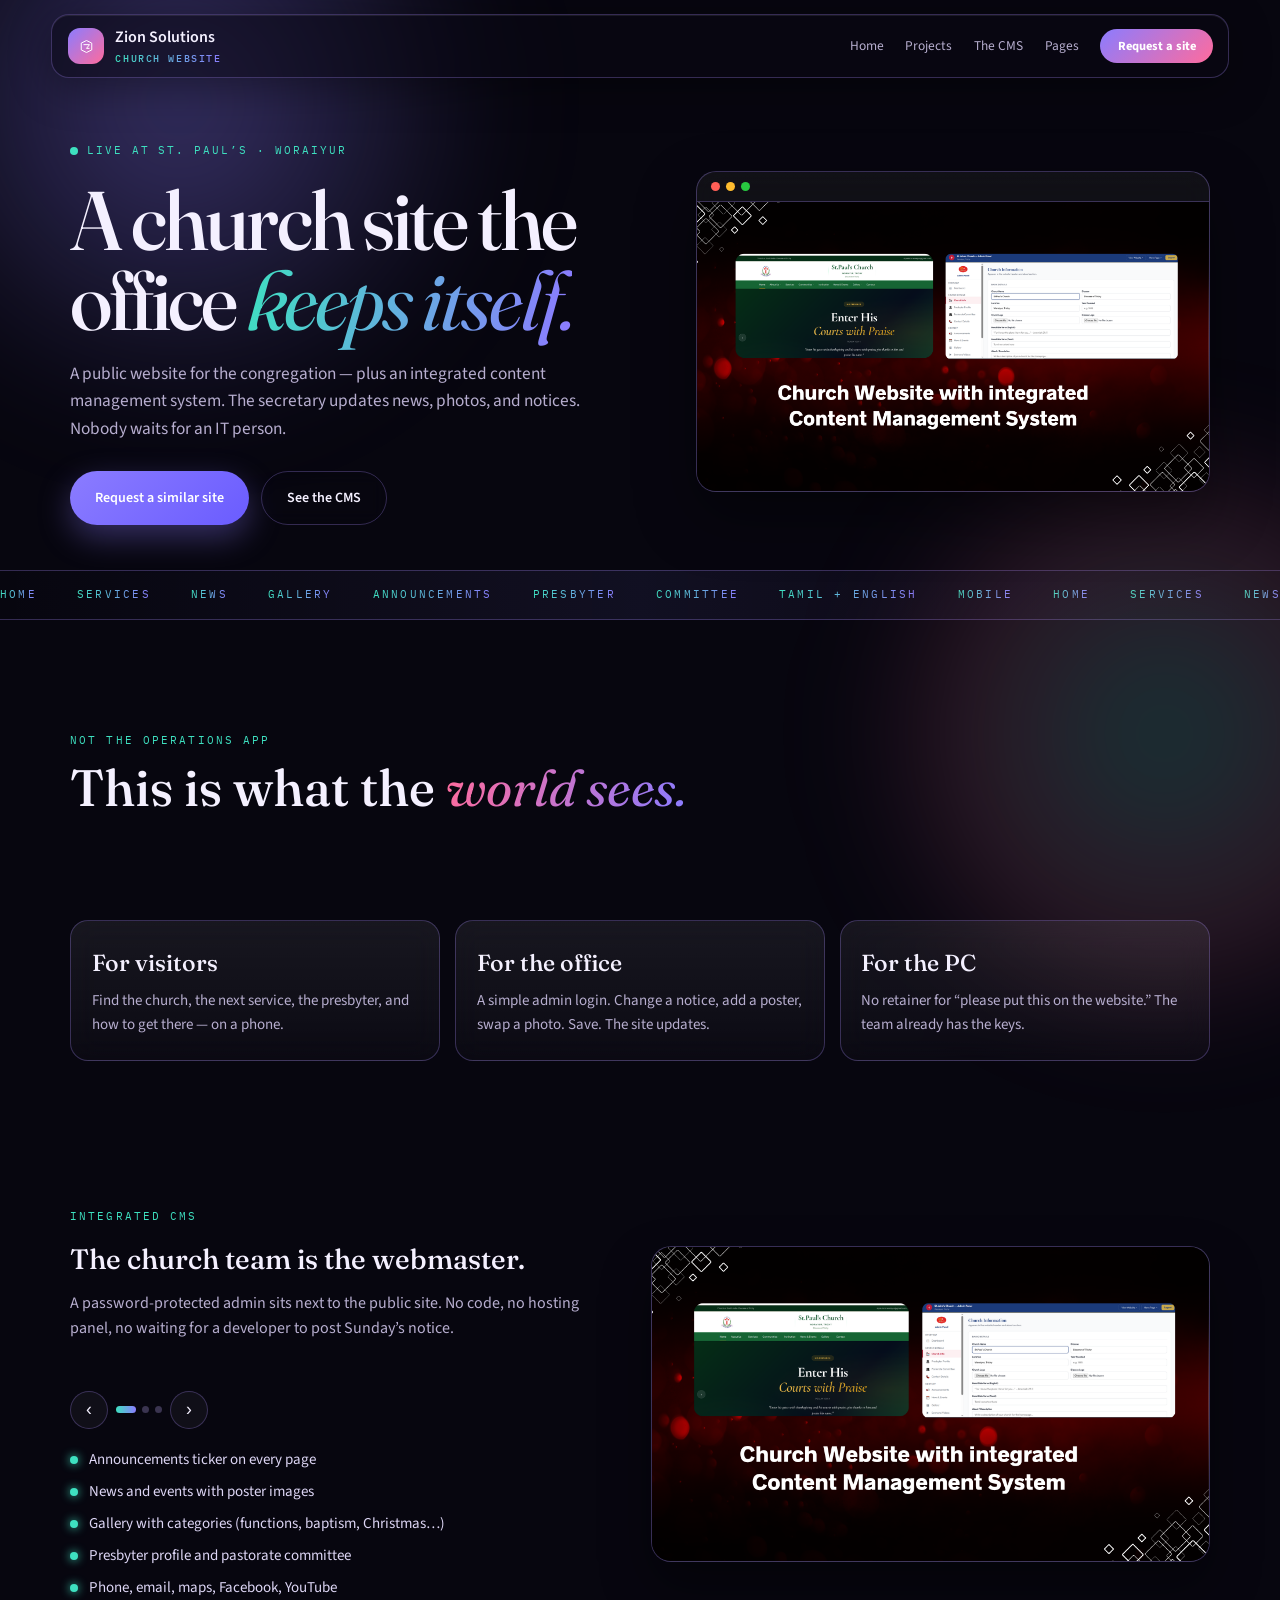
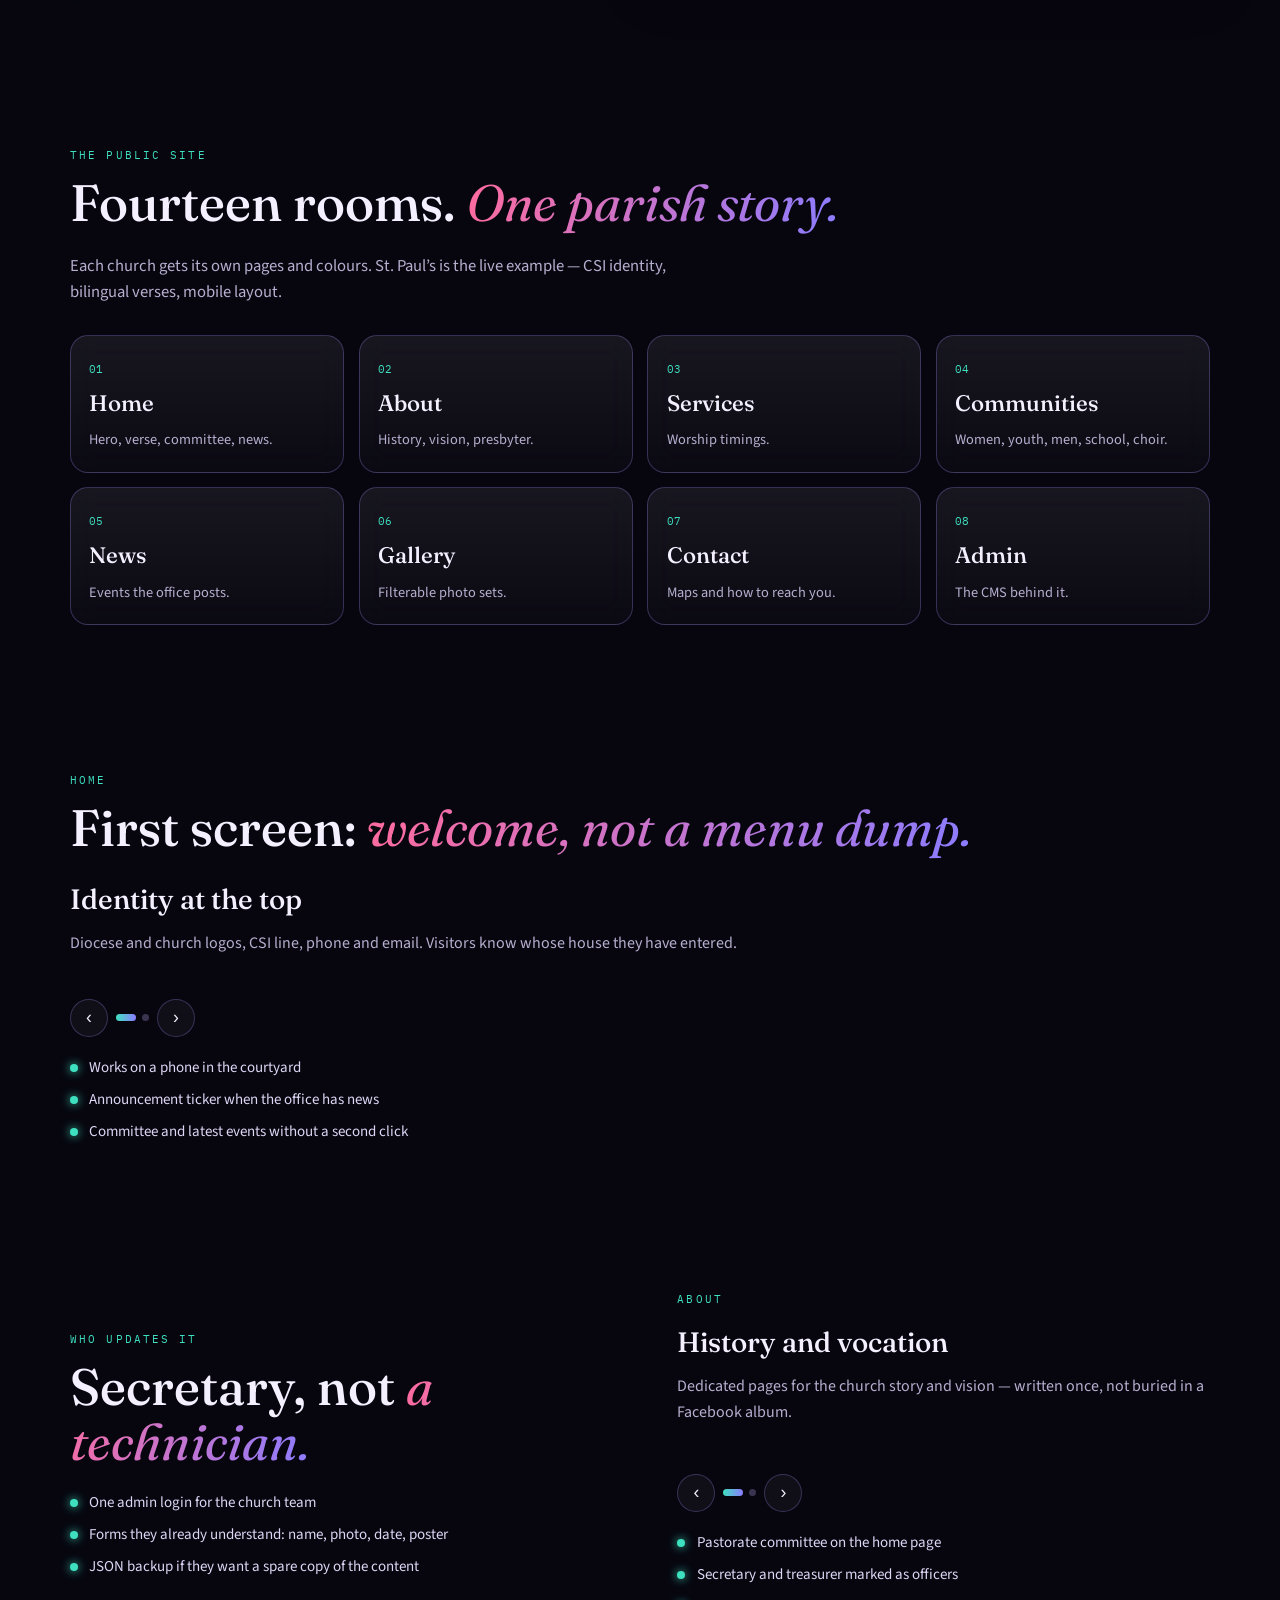
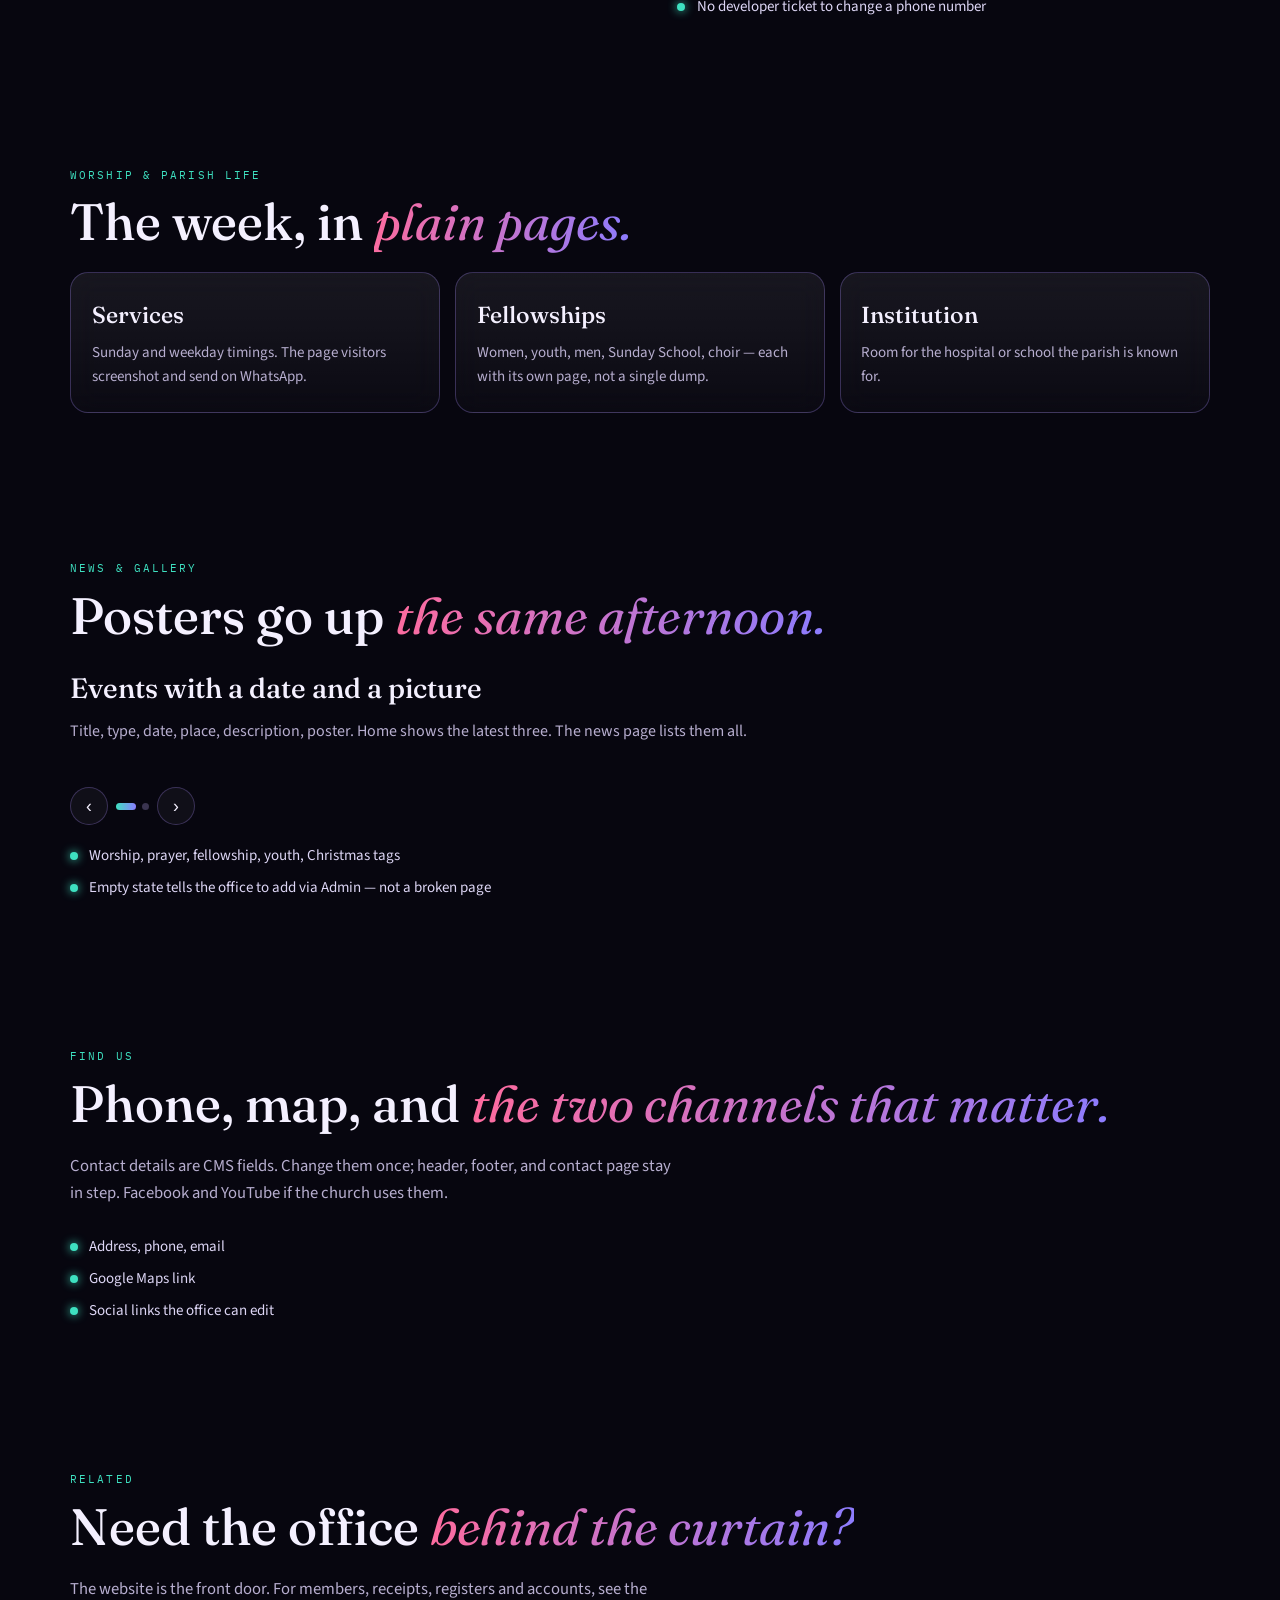
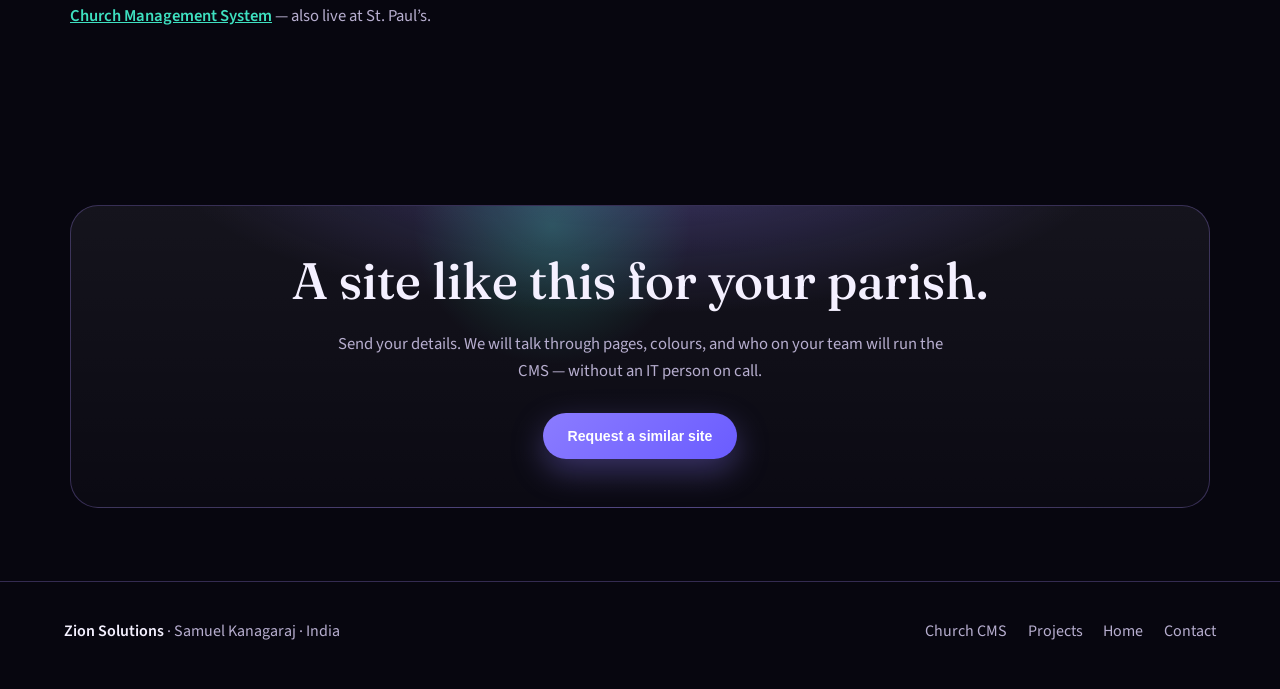
<file: my-projects/church-website/index.html>
<!DOCTYPE html>
<html lang="en">
<head>
<script async src="https://www.googletagmanager.com/gtag/js?id=G-L01Q1EC8TN"></script>
<script>
  window.dataLayer = window.dataLayer || [];
  function gtag(){dataLayer.push(arguments);}
  gtag('js', new Date());
  gtag('config', 'G-L01Q1EC8TN');
</script>
<meta charset="UTF-8">
<meta name="viewport" content="width=device-width, initial-scale=1.0">
<title>Church Website with CMS — Zion Solutions</title>
<meta name="description" content="A public church website with an integrated content management system. The secretary updates news, photos, and notices — no IT person required. In use at St. Paul’s, Woraiyur.">
<meta property="og:title" content="Church Website with CMS — Zion Solutions">
<meta property="og:description" content="The congregation sees a professional site. The church team keeps it current themselves.">
<meta property="og:type" content="website">
<meta property="og:url" content="https://sam-zionsolutions.com/my-projects/church-website/">
<meta property="og:image" content="https://sam-zionsolutions.com/uploads/Church%20Website%20with%20CMS.png">
<link rel="preconnect" href="https://fonts.googleapis.com">
<link rel="preconnect" href="https://fonts.gstatic.com" crossorigin>
<link href="https://fonts.googleapis.com/css2?family=Fraunces:ital,opsz,wght@0,9..144,500;1,9..144,400&family=Source+Sans+3:wght@400;500;600;700&family=IBM+Plex+Mono:wght@500&display=swap" rel="stylesheet">
<link rel="stylesheet" href="../product.css">
</head>
<body>
<div class="bar" id="bar"></div>
<nav>
  <a class="brand" href="../../index.html">
    <span class="mark"><svg viewBox="0 0 40 40" fill="none" stroke="currentColor" stroke-width="2.6"><path d="M20 4 L34 11 L34 29 L20 36 L6 29 L6 11 Z"/><path d="M12 15 L28 15 L20 25 L28 25"/></svg></span>
    <span>Zion Solutions<small>CHURCH WEBSITE</small></span>
  </a>
  <ul class="links">
    <li><a href="../../index.html">Home</a></li>
    <li><a href="../index.html">Projects</a></li>
    <li><a href="#cms">The CMS</a></li>
    <li><a href="#pages">Pages</a></li>
    <li><a href="#enquire" class="cta js-demo">Request a site</a></li>
  </ul>
</nav>

<header class="hero">
  <div class="wrap hero-grid">
    <div>
      <div class="kicker"><span class="pulse"></span> Live at St. Paul’s · Woraiyur</div>
      <h1>A church site the office <em>keeps itself.</em></h1>
      <p class="lede">A public website for the congregation — plus an integrated content management system. The secretary updates news, photos, and notices. Nobody waits for an IT person.</p>
      <div class="actions">
        <a class="btn btn-gold js-demo" href="#enquire">Request a similar site</a>
        <a class="btn btn-ghost" href="#cms">See the CMS</a>
      </div>
    </div>
    <div class="frame">
      <div class="chrome"><i></i><i></i><i></i></div>
      <img src="../../uploads/Church%20Website%20with%20CMS.png" alt="Church website with integrated CMS" width="1200" height="800">
    </div>
  </div>
  <div class="rail" aria-hidden="true">
    <div class="rail-track">
      <span>Home</span><span>Services</span><span>News</span><span>Gallery</span><span>Announcements</span><span>Presbyter</span><span>Committee</span><span>Tamil + English</span><span>Mobile</span>
      <span>Home</span><span>Services</span><span>News</span><span>Gallery</span><span>Announcements</span><span>Presbyter</span><span>Committee</span><span>Tamil + English</span><span>Mobile</span>
    </div>
  </div>
</header>

<section>
  <div class="wrap">
    <div class="eyebrow">Not the operations app</div>
    <h2>This is what the <em>world sees.</em></h2>
    <p class="sub">Members, receipts and accounts live in the <a href="../church-cms/">Church Management System</a>. This product is the parish’s public face — worship times, fellowships, news, and photos.</p>
    <div class="trio">
      <article class="card"><h3>For visitors</h3><p>Find the church, the next service, the presbyter, and how to get there — on a phone.</p></article>
      <article class="card"><h3>For the office</h3><p>A simple admin login. Change a notice, add a poster, swap a photo. Save. The site updates.</p></article>
      <article class="card"><h3>For the PC</h3><p>No retainer for “please put this on the website.” The team already has the keys.</p></article>
    </div>
  </div>
</section>

<section id="cms">
  <div class="wrap split">
    <div data-slider>
      <div class="eyebrow">Integrated CMS</div>
      <div class="slides">
        <div class="slide active"><h3>The church team is the webmaster.</h3><p>A password-protected admin sits next to the public site. No code, no hosting panel, no waiting for a developer to post Sunday’s notice.</p></div>
        <div class="slide"><h3>Login, edit, publish.</h3><p>Dashboard, then the page you need: church info, presbyter, committee, contact, ticker, events, gallery. Backup as a JSON file when you want a spare copy.</p></div>
        <div class="slide"><h3>Built for CSI parish life.</h3><p>English and Tamil on the public pages. Diocese line in the header. Fellowships and Sunday School as first-class pages — not a generic blog.</p></div>
      </div>
      <div class="navs"><button type="button" data-prev aria-label="Previous">‹</button><span class="dots"><i class="on"></i><i></i><i></i></span><button type="button" data-next aria-label="Next">›</button></div>
      <ul class="list">
        <li>Announcements ticker on every page</li>
        <li>News and events with poster images</li>
        <li>Gallery with categories (functions, baptism, Christmas…)</li>
        <li>Presbyter profile and pastorate committee</li>
        <li>Phone, email, maps, Facebook, YouTube</li>
      </ul>
    </div>
    <figure class="shot"><img src="../../uploads/Church%20Website%20with%20CMS.png" alt="Church website and CMS together"></figure>
  </div>
</section>

<section id="pages">
  <div class="wrap">
    <div class="eyebrow">The public site</div>
    <h2>Fourteen rooms. <em>One parish story.</em></h2>
    <p class="sub">Each church gets its own pages and colours. St. Paul’s is the live example — CSI identity, bilingual verses, mobile layout.</p>
    <div class="bento">
      <a class="tile" href="#home"><span class="n">01</span><h3>Home</h3><p>Hero, verse, committee, news.</p></a>
      <a class="tile" href="#about"><span class="n">02</span><h3>About</h3><p>History, vision, presbyter.</p></a>
      <a class="tile" href="#worship"><span class="n">03</span><h3>Services</h3><p>Worship timings.</p></a>
      <a class="tile" href="#life"><span class="n">04</span><h3>Communities</h3><p>Women, youth, men, school, choir.</p></a>
      <a class="tile" href="#news"><span class="n">05</span><h3>News</h3><p>Events the office posts.</p></a>
      <a class="tile" href="#gallery"><span class="n">06</span><h3>Gallery</h3><p>Filterable photo sets.</p></a>
      <a class="tile" href="#contact"><span class="n">07</span><h3>Contact</h3><p>Maps and how to reach you.</p></a>
      <a class="tile" href="#cms"><span class="n">08</span><h3>Admin</h3><p>The CMS behind it.</p></a>
    </div>
  </div>
</section>

<section id="home">
  <div class="wrap" data-slider>
    <div class="eyebrow">Home</div>
    <h2>First screen: <em>welcome, not a menu dump.</em></h2>
    <div class="slides" style="min-height:6.5rem">
      <div class="slide active"><h3>Identity at the top</h3><p>Diocese and church logos, CSI line, phone and email. Visitors know whose house they have entered.</p></div>
      <div class="slide"><h3>A verse they can share</h3><p>Hero slides in English and Tamil. Worship and Find Us as the two obvious next steps.</p></div>
    </div>
    <div class="navs"><button type="button" data-prev aria-label="Previous">‹</button><span class="dots"><i class="on"></i><i></i></span><button type="button" data-next aria-label="Next">›</button></div>
    <ul class="list">
      <li>Works on a phone in the courtyard</li>
      <li>Announcement ticker when the office has news</li>
      <li>Committee and latest events without a second click</li>
    </ul>
  </div>
</section>

<section id="about">
  <div class="wrap split flip">
    <div data-slider>
      <div class="eyebrow">About</div>
      <div class="slides">
        <div class="slide active"><h3>History and vocation</h3><p>Dedicated pages for the church story and vision — written once, not buried in a Facebook album.</p></div>
        <div class="slide"><h3>The presbyter, kept current</h3><p>Name, photo, qualification, bio, phone. When a new pastor arrives, the office edits the CMS. The profile page follows.</p></div>
      </div>
      <div class="navs"><button type="button" data-prev aria-label="Previous">‹</button><span class="dots"><i class="on"></i><i></i></span><button type="button" data-next aria-label="Next">›</button></div>
      <ul class="list">
        <li>Pastorate committee on the home page</li>
        <li>Secretary and treasurer marked as officers</li>
        <li>No developer ticket to change a phone number</li>
      </ul>
    </div>
    <div>
      <div class="eyebrow">Who updates it</div>
      <h2>Secretary, not <em>a technician.</em></h2>
      <ul class="list">
        <li>One admin login for the church team</li>
        <li>Forms they already understand: name, photo, date, poster</li>
        <li>JSON backup if they want a spare copy of the content</li>
      </ul>
    </div>
  </div>
</section>

<section id="worship">
  <div class="wrap">
    <div class="eyebrow">Worship &amp; parish life</div>
    <h2>The week, in <em>plain pages.</em></h2>
    <div class="trio">
      <article class="card"><h3>Services</h3><p>Sunday and weekday timings. The page visitors screenshot and send on WhatsApp.</p></article>
      <article class="card"><h3>Fellowships</h3><p>Women, youth, men, Sunday School, choir — each with its own page, not a single dump.</p></article>
      <article class="card"><h3>Institution</h3><p>Room for the hospital or school the parish is known for.</p></article>
    </div>
  </div>
</section>

<section id="news">
  <div class="wrap" data-slider>
    <div class="eyebrow">News &amp; gallery</div>
    <h2>Posters go up <em>the same afternoon.</em></h2>
    <div class="slides" style="min-height:6.5rem">
      <div class="slide active"><h3>Events with a date and a picture</h3><p>Title, type, date, place, description, poster. Home shows the latest three. The news page lists them all.</p></div>
      <div class="slide"><h3>Gallery the family can browse</h3><p>Categories the office names: functions, confirmation, baptism, Christmas. Tabs filter; captions stay with the photo.</p></div>
    </div>
    <div class="navs"><button type="button" data-prev aria-label="Previous">‹</button><span class="dots"><i class="on"></i><i></i></span><button type="button" data-next aria-label="Next">›</button></div>
    <ul class="list">
      <li>Worship, prayer, fellowship, youth, Christmas tags</li>
      <li>Empty state tells the office to add via Admin — not a broken page</li>
    </ul>
  </div>
</section>

<section id="contact">
  <div class="wrap">
    <div class="eyebrow">Find us</div>
    <h2>Phone, map, and <em>the two channels that matter.</em></h2>
    <p class="sub">Contact details are CMS fields. Change them once; header, footer, and contact page stay in step. Facebook and YouTube if the church uses them.</p>
    <ul class="list">
      <li>Address, phone, email</li>
      <li>Google Maps link</li>
      <li>Social links the office can edit</li>
    </ul>
  </div>
</section>

<section>
  <div class="wrap">
    <div class="eyebrow">Related</div>
    <h2>Need the office <em>behind the curtain?</em></h2>
    <p class="sub related">The website is the front door. For members, receipts, registers and accounts, see the <a href="../church-cms/">Church Management System</a> — also live at St. Paul’s.</p>
  </div>
</section>

<section id="enquire">
  <div class="wrap">
    <div class="demo">
      <h2>A site like this for your parish.</h2>
      <p class="sub">Send your details. We will talk through pages, colours, and who on your team will run the CMS — without an IT person on call.</p>
      <button type="button" class="btn btn-gold js-demo">Request a similar site</button>
    </div>
  </div>
</section>

<div class="overlay" id="demoOverlay" role="dialog" aria-modal="true" aria-labelledby="demoTitle">
  <div class="modal">
    <button type="button" class="close" id="demoClose" aria-label="Close">×</button>
    <h3 id="demoTitle">Request a church website</h3>
    <p class="sub">We’ll reply about a site with the same integrated CMS — your team keeps it current.</p>
    <form id="demoForm">
      <input class="hp" type="text" name="_gotcha" tabindex="-1" autocomplete="off">
      <div><label for="demoName">Your name</label><input id="demoName" name="name" required autocomplete="name"></div>
      <div><label for="demoChurch">Church / organisation</label><input id="demoChurch" name="church" required></div>
      <div><label for="demoEmail">Email</label><input id="demoEmail" name="email" type="email" required autocomplete="email"></div>
      <div><label for="demoPhone">WhatsApp / phone</label><input id="demoPhone" name="phone" type="tel" required autocomplete="tel"></div>
      <div class="combo" id="roleCombo">
        <label for="demoRole">Your role</label>
        <input id="demoRole" name="role" required autocomplete="off" aria-autocomplete="list" aria-expanded="false" aria-controls="roleList">
        <ul class="combo-list" id="roleList" hidden>
          <li><button type="button">Presbyter</button></li>
          <li><button type="button">Secretary</button></li>
          <li><button type="button">Treasurer</button></li>
          <li><button type="button">PC Member</button></li>
        </ul>
      </div>
      <div><label for="demoCity">City</label><input id="demoCity" name="city"></div>
      <div class="full"><button class="btn btn-gold" type="submit" id="demoSubmit" style="width:100%">Send request</button></div>
    </form>
    <div class="ok" id="formOk">Request sent. We will write back to the email you entered.</div>
    <div class="err" id="formErr"></div>
  </div>
</div>
<div class="overlay lightbox" id="zoomOverlay">
  <button type="button" class="close" id="zoomClose" aria-label="Close">×</button>
  <img id="zoomImg" alt="Enlarged screenshot">
</div>

<footer>
  <div><strong>Zion Solutions</strong> · Samuel Kanagaraj · India</div>
  <div>
    <a href="../church-cms/">Church CMS</a>
    <a href="../index.html">Projects</a>
    <a href="../../index.html">Home</a>
    <a href="../../index.html#contact">Contact</a>
  </div>
</footer>

<script>
const reduceMotion = window.matchMedia('(prefers-reduced-motion: reduce)').matches;
const easeScroll = reduceMotion ? 'auto' : 'smooth';
const bar = document.getElementById('bar');
let scrollQueued = false;
function onScroll() {
  if (scrollQueued) return;
  scrollQueued = true;
  requestAnimationFrame(() => {
    const h = document.documentElement.scrollHeight - document.documentElement.clientHeight;
    bar.style.transform = `scaleX(${h ? window.scrollY / h : 0})`;
    scrollQueued = false;
  });
}
window.addEventListener('scroll', onScroll, { passive: true });
onScroll();

document.addEventListener('click', e => {
  const a = e.target.closest('a[href^="#"]');
  if (!a || a.classList.contains('js-demo')) return;
  const href = a.getAttribute('href');
  if (!href || href === '#') return;
  const target = document.querySelector(href);
  if (!target) return;
  e.preventDefault();
  target.scrollIntoView({ behavior: easeScroll, block: 'start' });
  history.pushState(null, '', href);
});

const revealEls = document.querySelectorAll('.tile, .shot, .card, .frame, .demo, .split, h2, .sub');
revealEls.forEach(el => {
  el.classList.add('js');
  if (el.matches('.tile, .card') && el.parentElement) {
    const n = [...el.parentElement.children].indexOf(el);
    el.style.animationDelay = `${Math.min(n * 0.06, 0.36)}s`;
  }
});
if (reduceMotion) {
  document.querySelectorAll('.js').forEach(el => el.classList.add('in'));
} else {
  const io = new IntersectionObserver(es => {
    es.forEach(e => {
      if (!e.isIntersecting) return;
      e.target.classList.add('in');
      io.unobserve(e.target);
    });
  }, { threshold: 0.08, rootMargin: '0px 0px -10% 0px' });
  document.querySelectorAll('.js').forEach(el => io.observe(el));
}

document.querySelectorAll('[data-slider]').forEach(root => {
  const slides = [...root.querySelectorAll('.slide')];
  if (slides.length < 2) return;
  const dots = [...root.querySelectorAll('.dots i')];
  let i = 0;
  const show = n => {
    i = (n + slides.length) % slides.length;
    slides.forEach((s, k) => s.classList.toggle('active', k === i));
    dots.forEach((d, k) => d.classList.toggle('on', k === i));
  };
  root.querySelector('[data-next]')?.addEventListener('click', () => show(i + 1));
  root.querySelector('[data-prev]')?.addEventListener('click', () => show(i - 1));
});

const demoOverlay = document.getElementById('demoOverlay');
const openDemo = (e) => {
  if (e) e.preventDefault();
  demoOverlay.classList.add('open');
  document.getElementById('demoName').focus();
};
const closeDemo = () => demoOverlay.classList.remove('open');
document.querySelectorAll('.js-demo').forEach(el => el.addEventListener('click', openDemo));
document.getElementById('demoClose').addEventListener('click', closeDemo);
demoOverlay.addEventListener('click', e => { if (e.target === demoOverlay) closeDemo(); });
if (location.hash === '#enquire' || location.hash === '#demo' || new URLSearchParams(location.search).has('demo')) openDemo();

const zoomOverlay = document.getElementById('zoomOverlay');
const zoomImg = document.getElementById('zoomImg');
document.querySelectorAll('.shot img, .frame img').forEach(img => {
  img.addEventListener('click', () => {
    zoomImg.src = img.currentSrc || img.src;
    zoomImg.alt = img.alt;
    zoomOverlay.classList.add('open');
  });
});
document.getElementById('zoomClose').addEventListener('click', () => zoomOverlay.classList.remove('open'));
zoomOverlay.addEventListener('click', e => { if (e.target !== zoomImg) zoomOverlay.classList.remove('open'); });
document.addEventListener('keydown', e => {
  if (e.key !== 'Escape') return;
  closeDemo();
  zoomOverlay.classList.remove('open');
});

(function () {
  const input = document.getElementById('demoRole');
  const list = document.getElementById('roleList');
  const wrap = document.getElementById('roleCombo');
  const items = [...list.querySelectorAll('li')];
  const open = () => {
    wrap.classList.add('open');
    list.hidden = false;
    input.setAttribute('aria-expanded', 'true');
  };
  const close = () => {
    wrap.classList.remove('open');
    list.hidden = true;
    input.setAttribute('aria-expanded', 'false');
  };
  const filter = () => {
    const q = input.value.trim().toLowerCase();
    items.forEach(li => {
      li.hidden = q !== '' && !li.textContent.trim().toLowerCase().includes(q);
    });
    open();
  };
  input.addEventListener('focus', () => { items.forEach(li => { li.hidden = false; }); open(); });
  input.addEventListener('input', filter);
  list.querySelectorAll('button').forEach(btn => {
    btn.addEventListener('mousedown', e => {
      e.preventDefault();
      input.value = btn.textContent.trim();
      close();
    });
  });
  document.addEventListener('mousedown', e => { if (!wrap.contains(e.target)) close(); });
})();

document.getElementById('demoForm').addEventListener('submit', async (e) => {
  e.preventDefault();
  const form = e.target;
  if (form._gotcha.value) return;
  const btn = document.getElementById('demoSubmit');
  const ok = document.getElementById('formOk');
  const err = document.getElementById('formErr');
  ok.style.display = 'none';
  err.style.display = 'none';
  btn.disabled = true;
  btn.textContent = 'Sending…';
  try {
    const res = await fetch('https://formsubmit.co/ajax/samzion1982@gmail.com', {
      method: 'POST',
      headers: { 'Content-Type': 'application/json', 'Accept': 'application/json' },
      body: JSON.stringify({
        _subject: 'Church Website Request — Zion Solutions',
        _template: 'table',
        _cc: 'techsavvy1982@gmail.com',
        name: form.name.value.trim(),
        church: form.church.value.trim(),
        email: form.email.value.trim(),
        phone: form.phone.value.trim(),
        role: form.role.value,
        city: form.city.value.trim(),
        source: 'https://sam-zionsolutions.com/my-projects/church-website/'
      })
    });
    const data = await res.json().catch(() => ({}));
    if (!res.ok) throw new Error(data.message || 'Could not send');
    form.reset();
    ok.style.display = 'block';
  } catch (ex) {
    err.textContent = 'Could not send just now. Email samzion1982@gmail.com or WhatsApp +91 99940 73545.';
    err.style.display = 'block';
  } finally {
    btn.disabled = false;
    btn.textContent = 'Send request';
  }
});
</script>
</body>
</html>
</file>
<file: my-projects/product.css>
/* Zion Solutions product pages — aurora night */
:root {
  --bg: #07060f;
  --bg-2: #100e1c;
  --paper: rgba(18,16,32,0.72);
  --ink: #f4f0ff;
  --muted: #b7aecf;
  --line: rgba(168,140,255,0.28);
  --violet: #8b7cff;
  --mint: #3ee0c0;
  --rose: #ff6b9d;
  --gold: var(--violet);
  --gold-2: var(--mint);
  --blue: var(--mint);
  --forest: var(--violet);
  --forest-2: #a99bff;
  --copper: var(--mint);
  --text: var(--ink);
  --on: #0b0914;
  --panel: var(--paper);
  --ease: cubic-bezier(0.22, 1, 0.36, 1);
}
* { box-sizing: border-box; margin: 0; padding: 0; }
html { scroll-behavior: auto; scroll-padding-top: 88px; }
body {
  font-family: 'Source Sans 3', sans-serif;
  background: var(--bg);
  color: var(--ink);
  line-height: 1.6;
  overflow-x: hidden;
}
body::before,
body::after {
  content: '';
  position: fixed; pointer-events: none; z-index: 0;
  border-radius: 50%; filter: blur(60px);
  animation: drift 18s ease-in-out infinite alternate;
}
body::before {
  width: 52vw; height: 52vw; top: -18vw; left: -12vw;
  background: radial-gradient(circle, rgba(139,124,255,0.38), transparent 68%);
}
body::after {
  width: 46vw; height: 46vw; right: -14vw; bottom: -10vw;
  background: radial-gradient(circle, rgba(62,224,192,0.22), rgba(255,107,157,0.16) 50%, transparent 70%);
  animation-duration: 22s; animation-direction: alternate-reverse;
}
@keyframes drift {
  from { transform: translate(0, 0) scale(1); }
  to { transform: translate(6vw, 4vh) scale(1.12); }
}

.bar {
  position: fixed; top: 0; left: 0; height: 3px; width: 100%;
  background: linear-gradient(90deg, var(--violet), var(--mint), var(--rose), var(--violet));
  background-size: 220% 100%;
  animation: sheen 6s linear infinite;
  z-index: 80;
  transform: scaleX(0); transform-origin: left;
}
@keyframes sheen { to { background-position: 220% 0; } }

nav {
  position: fixed; inset: 14px 4% auto; z-index: 70;
  display: flex; align-items: center; justify-content: space-between;
  padding: 0.65rem 0.9rem 0.65rem 1rem;
  background: rgba(10,8,20,0.55);
  border: 1px solid var(--line);
  border-radius: 18px;
  box-shadow: 0 10px 40px rgba(0,0,0,0.35), inset 0 1px 0 rgba(255,255,255,0.08);
}
.brand { display: flex; align-items: center; gap: 0.7rem; text-decoration: none; color: var(--ink); font-weight: 600; }
.mark {
  width: 36px; height: 36px; border-radius: 12px;
  background: linear-gradient(135deg, var(--violet), var(--rose));
  color: #fff; display: grid; place-items: center;
  animation: spin-slow 12s linear infinite;
}
@keyframes spin-slow { from { filter: hue-rotate(0deg); } to { filter: hue-rotate(360deg); } }
.mark svg { width: 15px; height: 15px; }
.brand small {
  display: block; font-family: 'IBM Plex Mono', monospace;
  font-size: 0.62rem; letter-spacing: 0.16em; font-weight: 500;
  background: linear-gradient(90deg, var(--mint), var(--violet));
  -webkit-background-clip: text; background-clip: text; color: transparent;
}
.links { display: flex; gap: 1.35rem; list-style: none; align-items: center; }
.links a { color: var(--muted); text-decoration: none; font-size: 0.84rem; position: relative; }
.links a:not(.cta)::after {
  content: ''; position: absolute; left: 0; bottom: -4px; height: 1px; width: 0;
  background: var(--mint); transition: width 0.25s var(--ease);
}
.links a:not(.cta):hover { color: #fff; }
.links a:not(.cta):hover::after { width: 100%; }
.cta {
  background: linear-gradient(135deg, var(--violet), var(--rose)) !important;
  color: #fff !important; padding: 0.5rem 1.1rem !important; border-radius: 999px !important;
  font-weight: 700 !important; font-size: 0.78rem !important;
  box-shadow: 0 0 0 0 rgba(139,124,255,0.5);
  animation: cta-pulse 2.4s ease-in-out infinite;
}
@keyframes cta-pulse {
  0%, 100% { box-shadow: 0 0 0 0 rgba(139,124,255,0.45); }
  50% { box-shadow: 0 0 0 8px rgba(139,124,255,0); }
}
.cta:hover { transform: scale(1.04); }
.wrap { width: min(1140px, calc(100% - 8%)); margin: 0 auto; position: relative; z-index: 1; }

.hero { padding: 8.6rem 0 2.4rem; }
.hero-grid { display: grid; grid-template-columns: 1.05fr 0.95fr; gap: 3.6rem; align-items: center; }
.kicker {
  display: inline-flex; align-items: center; gap: 0.55rem;
  font-family: 'IBM Plex Mono', monospace; font-size: 0.68rem;
  letter-spacing: 0.18em; text-transform: uppercase; color: var(--mint);
}
.pulse {
  width: 8px; height: 8px; border-radius: 50%; background: var(--mint);
  box-shadow: 0 0 0 0 rgba(62,224,192,0.55);
  animation: ping 1.6s infinite;
}
@keyframes ping { 70% { box-shadow: 0 0 0 12px transparent; } }
h1 {
  font-family: Fraunces, serif;
  font-size: clamp(3rem, 6.5vw, 5.2rem);
  font-weight: 500; line-height: 0.96; letter-spacing: -0.035em;
  margin: 1.1rem 0 1.2rem;
}
h1 em {
  font-style: italic; font-weight: 400;
  background: linear-gradient(100deg, var(--mint), var(--violet), var(--rose));
  background-size: 200% auto;
  -webkit-background-clip: text; background-clip: text; color: transparent;
  animation: sheen 7s linear infinite;
}
.lede { color: var(--muted); font-size: 1.08rem; max-width: 34rem; margin-bottom: 1.8rem; }
.actions { display: flex; gap: 0.75rem; flex-wrap: wrap; }
.btn {
  display: inline-flex; align-items: center; justify-content: center;
  padding: 0.92rem 1.55rem; border-radius: 999px; font-weight: 600; font-size: 0.88rem;
  text-decoration: none; border: 0; cursor: pointer;
  transition: transform 0.18s var(--ease), box-shadow 0.18s;
}
.btn:hover { transform: translateY(-3px); }
.btn-gold {
  background: linear-gradient(135deg, var(--violet), #6a5cff);
  color: #fff;
  box-shadow: 0 12px 32px rgba(139,124,255,0.35);
}
.btn-gold:hover { box-shadow: 0 16px 40px rgba(62,224,192,0.28); }
.btn-ghost {
  background: transparent; color: var(--ink);
  border: 1px solid var(--line);
  backdrop-filter: blur(8px);
}

.frame, .shot, .tile, .card, .modal {
  position: relative;
  background: linear-gradient(180deg, rgba(255,255,255,0.07), rgba(255,255,255,0.02));
  border: 1px solid var(--line);
  backdrop-filter: blur(14px);
}
.frame, .shot {
  border-radius: 20px; overflow: hidden;
  box-shadow: 0 24px 60px rgba(0,0,0,0.4);
}
.frame::after, .tile::after, .card::after {
  content: ''; position: absolute; inset: 0; pointer-events: none;
  background: linear-gradient(115deg, transparent 35%, rgba(255,255,255,0.18) 50%, transparent 65%);
  transform: translateX(-130%);
}
.frame::after { animation: gloss 5.5s ease-in-out infinite; }
.tile:hover::after, .card:hover::after { animation: gloss 0.9s var(--ease) 1; }
@keyframes gloss {
  0%, 55% { transform: translateX(-130%); }
  75% { transform: translateX(130%); }
  100% { transform: translateX(130%); }
}
.chrome {
  display: flex; gap: 6px; padding: 10px 14px;
  background: rgba(0,0,0,0.28); border-bottom: 1px solid var(--line);
}
.chrome i { width: 9px; height: 9px; border-radius: 50%; display: block; background: #3a465c; }
.chrome i:nth-child(1) { background: #ff5f57; }
.chrome i:nth-child(2) { background: #febc2e; }
.chrome i:nth-child(3) { background: #28c840; }
.frame img, .shot img { display: block; width: 100%; height: auto; cursor: zoom-in; }

.rail {
  overflow: hidden; margin-top: 2.8rem; padding: 0.95rem 0;
  border-block: 1px solid var(--line);
  background: linear-gradient(90deg, transparent, rgba(139,124,255,0.08), transparent);
}
.rail-track { display: flex; gap: 2.5rem; width: max-content; animation: slide 22s linear infinite; }
.rail:hover .rail-track { animation-play-state: paused; }
@keyframes slide { to { transform: translateX(-50%); } }
.rail span {
  font-family: 'IBM Plex Mono', monospace; font-size: 0.7rem;
  letter-spacing: 0.2em; text-transform: uppercase;
  background: linear-gradient(90deg, var(--mint), var(--violet));
  -webkit-background-clip: text; background-clip: text; color: transparent;
}

section { padding: 4.6rem 0; position: relative; z-index: 1; }
.eyebrow {
  font-family: 'IBM Plex Mono', monospace; font-size: 0.66rem; letter-spacing: 0.2em;
  text-transform: uppercase; color: var(--mint); margin-bottom: 0.75rem;
}
h2 {
  font-family: Fraunces, serif;
  font-size: clamp(2.1rem, 4.2vw, 3.2rem);
  font-weight: 500; line-height: 1.06; margin-bottom: 1.4rem;
}
h2 em {
  font-style: italic; font-weight: 400;
  background: linear-gradient(100deg, var(--rose), var(--violet));
  -webkit-background-clip: text; background-clip: text; color: transparent;
}
.sub { color: var(--muted); max-width: 38rem; margin-bottom: 1.8rem; font-size: 1.04rem; }
.sub a, .related a { color: var(--mint); font-weight: 600; }

.bento { display: grid; grid-template-columns: repeat(4, 1fr); gap: 0.9rem; }
.tile {
  border-radius: 18px; padding: 1.25rem 1.15rem; overflow: hidden;
  text-decoration: none; color: inherit;
  transition: transform 0.25s var(--ease), border-color 0.25s, box-shadow 0.25s;
}
.tile:hover {
  transform: translateY(-8px) rotate(-0.4deg);
  border-color: var(--mint);
  box-shadow: 0 18px 40px rgba(62,224,192,0.12);
}
.tile .n { font-family: 'IBM Plex Mono', monospace; color: var(--mint); font-size: 0.7rem; }
.tile h3 { font-family: Fraunces, serif; font-size: 1.4rem; font-weight: 500; margin: 0.3rem 0 0.4rem; }
.tile p { color: var(--muted); font-size: 0.9rem; }

.split { display: grid; grid-template-columns: 1fr 1.05fr; gap: 3rem; align-items: center; }
.split.flip { direction: rtl; }
.split.flip > * { direction: ltr; }
.slides { min-height: 8.5rem; }
.slide { display: none; }
.slide.active { display: block; animation: in 0.35s var(--ease); }
@keyframes in { from { opacity: 0; transform: translateY(12px) scale(0.98); } }
.slide h3 { font-family: Fraunces, serif; font-size: 1.75rem; font-weight: 500; margin-bottom: 0.55rem; }
.slide p { color: var(--muted); }
.navs { display: flex; align-items: center; gap: 0.5rem; margin: 1.1rem 0 1.2rem; }
.navs button {
  width: 38px; height: 38px; border-radius: 50%; border: 1px solid var(--line);
  background: rgba(255,255,255,0.04); color: var(--ink); cursor: pointer; font-size: 1.1rem;
  transition: 0.2s var(--ease);
}
.navs button:hover { background: var(--violet); color: #fff; transform: scale(1.08); border-color: transparent; }
.dots { display: flex; gap: 6px; }
.dots i { width: 7px; height: 7px; border-radius: 99px; background: #3a3450; display: block; transition: width 0.25s; }
.dots i.on { width: 20px; background: linear-gradient(90deg, var(--mint), var(--violet)); }
.list { list-style: none; display: grid; gap: 0.5rem; }
.list li { padding-left: 1.2rem; position: relative; color: #ddd6f5; font-size: 0.94rem; }
.list li::before {
  content: ''; position: absolute; left: 0; top: 0.5rem;
  width: 8px; height: 8px; border-radius: 50%;
  background: var(--mint); box-shadow: 0 0 10px var(--mint);
}

.shot { box-shadow: 0 24px 50px rgba(0,0,0,0.4); }
.wide { margin-top: 1.6rem; }

.trio { display: grid; grid-template-columns: repeat(3, 1fr); gap: 0.9rem; }
.card {
  border-radius: 18px; padding: 1.45rem 1.3rem; overflow: hidden;
  transition: transform 0.25s var(--ease), border-color 0.25s;
}
.card:hover { transform: translateY(-8px); border-color: var(--violet); }
.card h3 { font-family: Fraunces, serif; font-size: 1.45rem; font-weight: 500; margin-bottom: 0.45rem; }
.card p { color: var(--muted); font-size: 0.94rem; }

.demo {
  position: relative; overflow: hidden;
  background: radial-gradient(800px 280px at 50% -20%, rgba(139,124,255,0.35), transparent 60%),
    linear-gradient(180deg, rgba(255,255,255,0.06), rgba(255,255,255,0.02));
  border: 1px solid var(--line); border-radius: 28px; padding: 3rem 2rem; text-align: center;
}
.demo::before {
  content: ''; position: absolute; inset: -40% auto auto 30%; width: 280px; height: 280px;
  background: radial-gradient(circle, rgba(62,224,192,0.25), transparent 70%);
  animation: drift 10s ease-in-out infinite alternate; pointer-events: none;
}
.demo h2 { text-align: center; position: relative; }
.demo .sub { text-align: center; margin-inline: auto; position: relative; }

.overlay {
  position: fixed; inset: 0; z-index: 90; display: none;
  background: rgba(5,4,12,0.72);
  align-items: center; justify-content: center; padding: 1.5rem;
}
.overlay.open { display: flex; animation: in 0.25s var(--ease); }
.modal {
  width: min(720px, 100%); max-height: 92vh; overflow: auto;
  border-radius: 22px; padding: 1.7rem 1.45rem 1.4rem;
  box-shadow: 0 30px 80px rgba(0,0,0,0.55), 0 0 0 1px var(--line);
}
.modal h3 { font-family: Fraunces, serif; font-size: 2rem; font-weight: 500; margin-bottom: 0.4rem; }
.modal .sub { margin-bottom: 1.2rem; }
.close {
  position: absolute; top: 12px; right: 14px; width: 36px; height: 36px; border-radius: 50%;
  border: 1px solid var(--line); background: transparent; color: var(--ink); cursor: pointer; font-size: 1.2rem;
}
.lightbox img { max-width: min(1600px, 96vw); max-height: 90vh; width: auto; height: auto; object-fit: contain; border-radius: 12px; }

form { display: grid; grid-template-columns: 1fr 1fr; gap: 1rem; max-width: 740px; margin: 0 auto; }
form .full { grid-column: 1 / -1; }
label {
  display: block; font-family: 'IBM Plex Mono', monospace; font-size: 0.62rem;
  letter-spacing: 0.12em; text-transform: uppercase; color: var(--mint); margin-bottom: 0.4rem;
}
input {
  width: 100%; padding: 0.88rem 1rem; border-radius: 12px;
  border: 1px solid var(--line); background: rgba(7,6,15,0.65); color: var(--ink);
  font-family: 'Source Sans 3', sans-serif; font-size: 0.95rem; outline: none;
  transition: border-color 0.15s, box-shadow 0.15s;
}
input:focus { border-color: var(--mint); box-shadow: 0 0 0 4px rgba(62,224,192,0.15); }
.combo { position: relative; }
.combo.open input { border-radius: 12px 12px 0 0; }
.combo-list {
  position: absolute; left: 0; right: 0; top: 100%; z-index: 3; margin: 0;
  padding: 0.3rem; list-style: none;
  background: #120f1e; border: 1px solid var(--mint); border-top: 0; border-radius: 0 0 12px 12px;
}
.combo-list button {
  display: block; width: 100%; text-align: left; background: transparent; border: 0;
  color: var(--ink); padding: 0.55rem 0.8rem; border-radius: 8px; cursor: pointer;
  font-family: 'Source Sans 3', sans-serif; font-size: 0.92rem;
}
.combo-list button:hover, .combo-list button:focus { background: rgba(139,124,255,0.2); outline: none; }
.ok, .err { display: none; margin: 1rem auto 0; max-width: 740px; padding: 0.9rem 1rem; border-radius: 12px; text-align: center; }
.ok { border: 1px solid var(--mint); color: var(--mint); }
.err { border: 1px solid #fca5a5; color: #fecaca; }
.hp { position: absolute; left: -9999px; height: 0; opacity: 0; }
.related { color: var(--muted); }

footer {
  display: flex; justify-content: space-between; flex-wrap: wrap; gap: 1rem;
  padding: 2.3rem 5% 2.8rem; color: var(--muted);
  border-top: 1px solid var(--line); position: relative; z-index: 1;
}
footer strong { color: var(--ink); font-weight: 600; }
footer a { color: var(--muted); text-decoration: none; margin-left: 1.1rem; }
footer a:hover { color: var(--mint); }

.js { opacity: 0; }
.js.in { opacity: 1; animation: rise-in 0.55s var(--ease) backwards; }
@keyframes rise-in {
  from { opacity: 0; transform: translateY(22px); }
  to { opacity: 1; transform: none; }
}

@media (max-width: 900px) {
  .links { display: none; }
  .hero-grid, .split, .split.flip, .bento, .trio, form { grid-template-columns: 1fr; }
  .split.flip { direction: ltr; }
  .hero { padding-top: 7.2rem; }
  body::before, body::after { width: 70vw; height: 70vw; filter: blur(50px); }
}
@media (prefers-reduced-motion: reduce) {
  *, *::before, *::after { animation: none !important; transition: none !important; }
  .js, .js.in { opacity: 1; transform: none; filter: none; }
}
</file>
